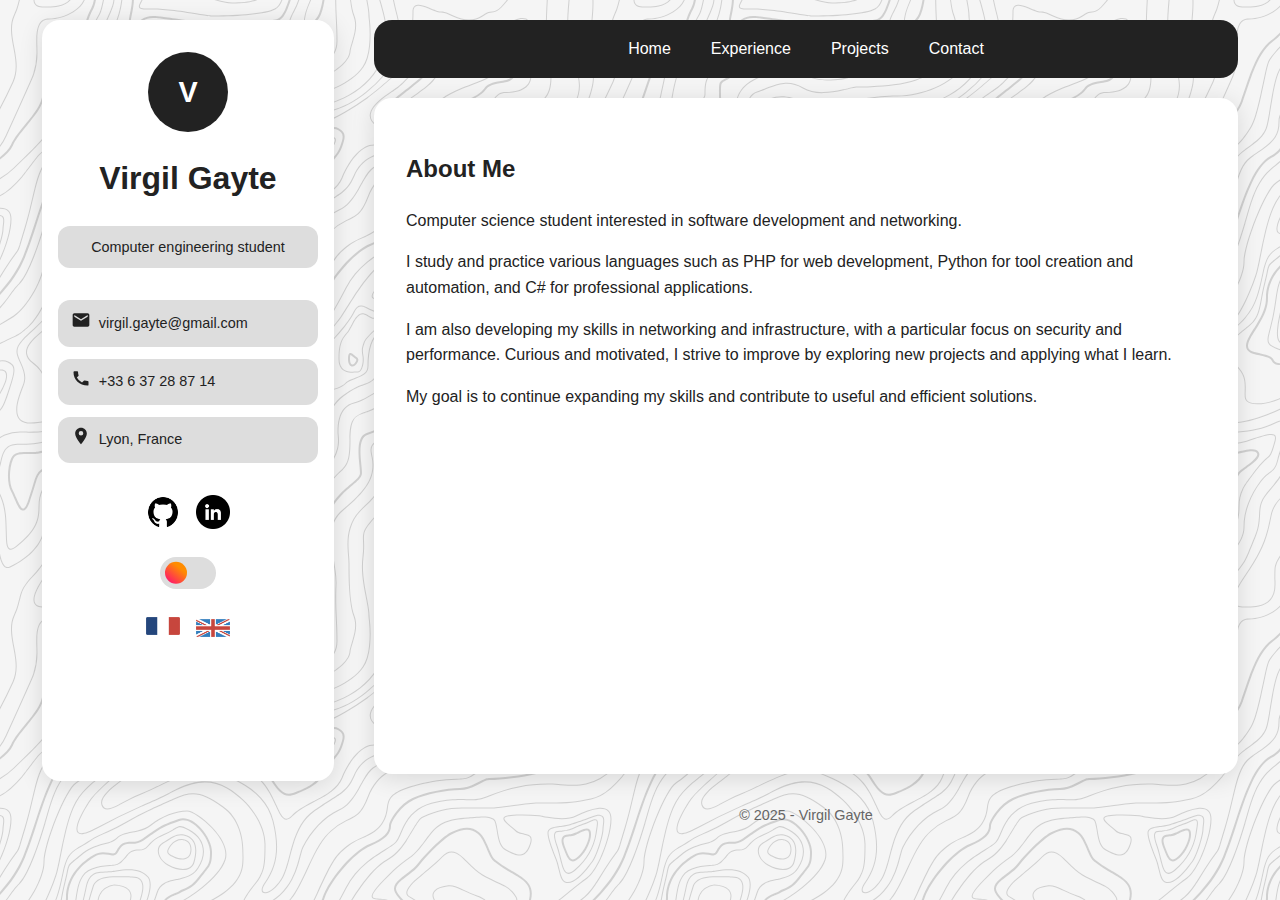
<file: en/index.html>
<!DOCTYPE html>
<html lang="en">
<head>
    <meta charset="UTF-8">
    <meta name="viewport" content="width=device-width, initial-scale=1.0">
    <meta name="description" content="Portfolio of Virgil Gayte, computer engineering student, specialized in software development and networks.">
    <title>Portfolio - Virgil Gayte</title>
    <link rel="stylesheet" href="../style.css">
</head>
<body>
    <div class="layout">
        <aside class="sidebar" role="complementary">
            <div class="profile">
                <div class="avatar" aria-hidden="true">V</div>
                <h1>Virgil Gayte</h1>
                <p class="subtitle">Computer engineering student</p>
            </div>

            <div class="contact-info">
                <div class="contact-item">
                    <span class="icon">
                        <!-- Icône enveloppe -->
                        <svg width="20" height="20" viewBox="0 0 24 24" fill="currentColor" aria-hidden="true" xmlns="http://www.w3.org/2000/svg">
                            <path d="M20 4H4c-1.1 0-2 .9-2 2v12c0 1.1.9 2 
                            2 2h16c1.1 0 2-.9 2-2V6c0-1.1-.9-2-2-2zm0 
                            4l-8 5-8-5V6l8 5 8-5v2z"/>
                        </svg>
                    </span>
                    <a href="mailto:virgil.gayte@gmail.com" aria-label="Send an email to Virgil">virgil.gayte@gmail.com</a>
                </div>

                <div class="contact-item">
                    <span class="icon">
                        <!-- Téléphone -->
                        <svg width="20" height="20" viewBox="0 0 24 24" fill="currentColor" aria-hidden="true" xmlns="http://www.w3.org/2000/svg">
                            <path d="M6.62 10.79a15.053 15.053 0 006.59 6.59l2.2-2.2a1 
                            1 0 011.01-.24c1.12.37 2.33.57 3.58.57a1 1 0 
                            011 1V20a1 1 0 01-1 1C10.07 21 3 13.93 3 
                            5a1 1 0 011-1h3.5a1 1 0 011 1c0 1.25.2 2.46.57 
                            3.58a1 1 0 01-.24 1.01l-2.2 2.2z"/>
                        </svg>
                    </span>
                    <a href="tel:+33637288714" aria-label="Call the phone number">+33 6 37 28 87 14</a>
                </div>

                <div class="contact-item">
                    <span class="icon">
                        <!-- Localisation -->
                        <svg width="20" height="20" viewBox="0 0 24 24" fill="currentColor" aria-hidden="true" xmlns="http://www.w3.org/2000/svg">
                            <path d="M12 2C8.13 2 5 5.13 5 
                            9c0 5.25 7 13 7 13s7-7.75 
                            7-13c0-3.87-3.13-7-7-7zm0 
                            9.5A2.5 2.5 0 1112 6a2.5 2.5 
                            0 010 5.5z"/>
                        </svg>
                    </span>
                    <span aria-label="Location">Lyon, France</span>
                </div>
            </div>

            <div class="social-links">
                <a href="https://github.com/v-gayte" target="_blank" rel="noopener noreferrer" aria-label="GitHub">
                    <img src="../images/github.png" alt="GitHub">
                </a>
                <a href="https://www.linkedin.com/in/virgil-gayte-068686295" target="_blank" rel="noopener noreferrer" aria-label="LinkedIn">
                    <img src="../images/linkedin.png" alt="LinkedIn">
                </a>
            </div>

            <label class="switch" aria-label="Enable/disable dark mode">
                <input type="checkbox" id="theme-toggle" aria-checked="false">
                <span class="slider"></span>
            </label>

            <div class="language-switcher" role="group" aria-label="Change language">
                <a href="../fr/index.html" id="lang-fr" class="lang-button" aria-pressed="false">
                    <img src="../images/fr.png" alt="FR">
                </a>
                <button id="lang-en" class="lang-button" aria-pressed="true">
                    <img src="../images/en.png" alt="EN">
                </button>
            </div>

        </aside>

        <div class="content">
            <header>
                <nav class="navbar" role="navigation" aria-label="Main navigation">
                    <ul>
                        <li><a href="#" data-page="accueil">Home</a></li>
                        <li><a href="#" data-page="experience">Experience</a></li>
                        <li><a href="#" data-page="projets">Projects</a></li>
                        <li><a href="#" data-page="connect">Contact</a></li>
                    </ul>
                </nav>
            </header>

            <main id="main-content" tabindex="-1"></main>

            <footer>
                <p>&copy; 2025 - Virgil Gayte</p>
            </footer>
        </div>
    </div>
    <script src="script.js" defer></script>
</body>
</html>
</file>
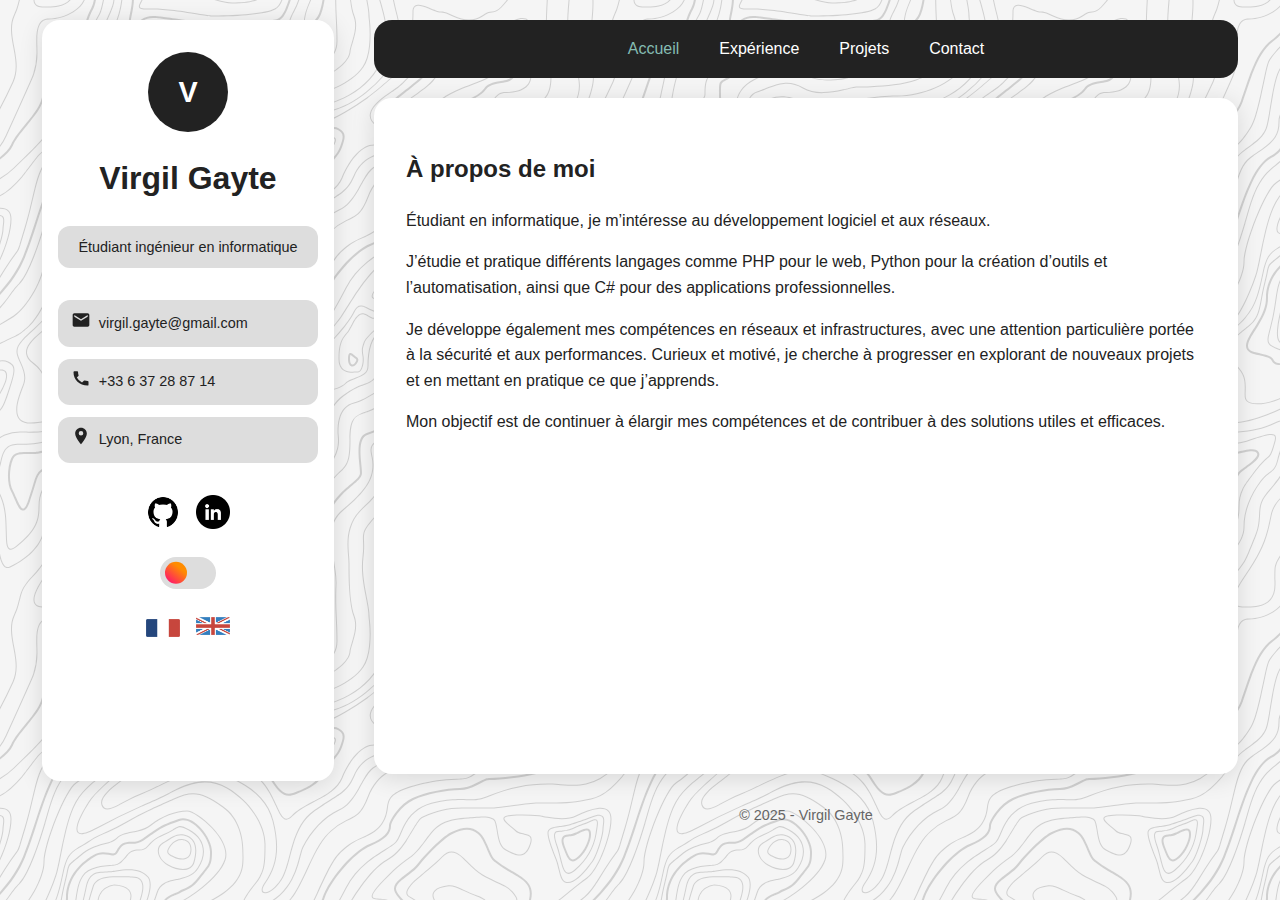
<file: fr/index.html>
<!DOCTYPE html>
<html lang="fr">
<head>
    <meta charset="UTF-8">
    <meta name="viewport" content="width=device-width, initial-scale=1.0">
    <meta name="description" content="Portfolio de Virgil Gayte, étudiant ingénieur en informatique, spécialisé en développement logiciel et réseaux.">
    <title>Portfolio - Virgil Gayte</title>
    <link rel="stylesheet" href="../style.css">
</head>
<body>
    <div class="layout">
        <aside class="sidebar" role="complementary">
            <div class="profile">
                <div class="avatar" aria-hidden="true">V</div>
                <h1>Virgil Gayte</h1>
                <p class="subtitle">Étudiant ingénieur en informatique</p>
            </div>

            <div class="contact-info">
                <div class="contact-item">
                    <span class="icon">
                        <!-- Icône enveloppe -->
                        <svg width="20" height="20" viewBox="0 0 24 24" fill="currentColor" aria-hidden="true" xmlns="http://www.w3.org/2000/svg">
                            <path d="M20 4H4c-1.1 0-2 .9-2 2v12c0 1.1.9 2 
                            2 2h16c1.1 0 2-.9 2-2V6c0-1.1-.9-2-2-2zm0 
                            4l-8 5-8-5V6l8 5 8-5v2z"/>
                        </svg>
                    </span>
                    <a href="mailto:virgil.gayte@gmail.com" aria-label="Envoyer un email à Virgil">virgil.gayte@gmail.com</a>
                </div>

                <div class="contact-item">
                    <span class="icon">
                        <!-- Téléphone -->
                        <svg width="20" height="20" viewBox="0 0 24 24" fill="currentColor" aria-hidden="true" xmlns="http://www.w3.org/2000/svg">
                            <path d="M6.62 10.79a15.053 15.053 0 006.59 6.59l2.2-2.2a1 
                            1 0 011.01-.24c1.12.37 2.33.57 3.58.57a1 1 0 
                            011 1V20a1 1 0 01-1 1C10.07 21 3 13.93 3 
                            5a1 1 0 011-1h3.5a1 1 0 011 1c0 1.25.2 2.46.57 
                            3.58a1 1 0 01-.24 1.01l-2.2 2.2z"/>
                        </svg>
                    </span>
                    <a href="tel:+33637288714" aria-label="Appeler le numéro de téléphone">+33 6 37 28 87 14</a>
                </div>

                <div class="contact-item">
                    <span class="icon">
                        <!-- Localisation -->
                        <svg width="20" height="20" viewBox="0 0 24 24" fill="currentColor" aria-hidden="true" xmlns="http://www.w3.org/2000/svg">
                            <path d="M12 2C8.13 2 5 5.13 5 
                            9c0 5.25 7 13 7 13s7-7.75 
                            7-13c0-3.87-3.13-7-7-7zm0 
                            9.5A2.5 2.5 0 1112 6a2.5 2.5 
                            0 010 5.5z"/>
                        </svg>
                    </span>
                    <span aria-label="Localisation">Lyon, France</span>
                </div>
            </div>

            <div class="social-links">
                <a href="https://github.com/v-gayte" target="_blank" rel="noopener noreferrer" aria-label="GitHub">
                    <img src="../images/github.png" alt="GitHub">
                </a>
                <a href="https://www.linkedin.com/in/virgil-gayte-068686295" target="_blank" rel="noopener noreferrer" aria-label="LinkedIn">
                    <img src="../images/linkedin.png" alt="LinkedIn">
                </a>
            </div>

            <label class="switch" aria-label="Activer/désactiver le mode sombre">
                <input type="checkbox" id="theme-toggle" aria-checked="false">
                <span class="slider"></span>
            </label>

            <div class="language-switcher" role="group" aria-label="Changer la langue">
                <button id="lang-fr" class="lang-button" aria-pressed="true">
                    <img src="../images/fr.png" alt="FR">
                </button>
                <a href="../en/index.html" id="lang-en" class="lang-button" aria-pressed="false">
                    <img src="../images/en.png" alt="EN">
                </a>
            </div>
        </aside>

        <div class="content">
            <header>
                <nav class="navbar" role="navigation" aria-label="Navigation principale">
                    <ul>
                        <li><a href="#" data-page="accueil">Accueil</a></li>
                        <li><a href="#" data-page="experience">Expérience</a></li>
                        <li><a href="#" data-page="projets">Projets</a></li>
                        <li><a href="#" data-page="connect">Contact</a></li>
                    </ul>
                </nav>
            </header>

            <main id="main-content" tabindex="-1"></main>

            <footer>
                <p>&copy; 2025 - Virgil Gayte</p>
            </footer>
        </div>
    </div>
    <script src="script.js" defer></script>
</body>
</html>
</file>
<file: style.css>
/* =====================
   Variables CSS
====================== */
:root {
    --color-bg: #f5f5f5;
    --color-text: #222;
    --color-card: #fff;
    --color-primary: #222;
    --color-accent: #126050;
    --image-bg : url("data:image/svg+xml,%3Csvg xmlns='http://www.w3.org/2000/svg' width='600' height='600' viewBox='0 0 600 600'%3E%3Cpath fill='%23000000' fill-opacity='0.15' d='M600 325.1v-1.17c-6.5 3.83-13.06 7.64-14.68 8.64-10.6 6.56-18.57 12.56-24.68 19.09-5.58 5.95-12.44 10.06-22.42 14.15-1.45.6-2.96 1.2-4.83 1.9l-4.75 1.82c-9.78 3.75-14.8 6.27-18.98 10.1-4.23 3.88-9.65 6.6-16.77 8.84-1.95.6-3.99 1.17-6.47 1.8l-6.14 1.53c-5.29 1.35-8.3 2.37-10.54 3.78-3.08 1.92-6.63 3.26-12.74 5.03a384.1 384.1 0 0 1-4.82 1.36c-2.04.58-3.6 1.04-5.17 1.52a110.03 110.03 0 0 0-11.2 4.05c-2.7 1.15-5.5 3.93-8.78 8.4a157.68 157.68 0 0 0-6.15 9.2c-5.75 9.07-7.58 11.74-10.24 14.51a50.97 50.97 0 0 1-4.6 4.22c-2.33 1.9-10.39 7.54-11.81 8.74a14.68 14.68 0 0 0-3.67 4.15c-1.24 2.3-1.9 4.57-2.78 8.87-2.17 10.61-3.52 14.81-8.2 22.1-4.07 6.33-6.8 9.88-9.83 12.99-.47.48-.95.96-1.5 1.48l-3.75 3.56c-1.67 1.6-3.18 3.12-4.86 4.9a42.44 42.44 0 0 0-9.89 16.94c-2.5 8.13-2.72 15.47-1.76 27.22.47 5.82.51 6.36.51 8.18 0 10.51.12 17.53.63 25.78.24 4.05.56 7.8.97 11.22h.9c-1.13-9.58-1.5-21.83-1.5-37 0-1.86-.04-2.4-.52-8.26-.94-11.63-.72-18.87 1.73-26.85a41.44 41.44 0 0 1 9.65-16.55c1.67-1.76 3.18-3.27 4.83-4.85.63-.6 3.13-2.96 3.75-3.57a71.6 71.6 0 0 0 1.52-1.5c3.09-3.16 5.86-6.76 9.96-13.15 4.77-7.42 6.15-11.71 8.34-22.44.86-4.21 1.5-6.4 2.68-8.6.68-1.25 1.79-2.48 3.43-3.86 1.38-1.15 9.43-6.8 11.8-8.72 1.71-1.4 3.26-2.81 4.7-4.3 2.72-2.85 4.56-5.54 10.36-14.67a156.9 156.9 0 0 1 6.1-9.15c3.2-4.33 5.9-7.01 8.37-8.07 3.5-1.5 7.06-2.77 11.1-4.02a233.84 233.84 0 0 1 7.6-2.2l2.38-.67c6.19-1.79 9.81-3.16 12.98-5.15 2.14-1.33 5.08-2.33 10.27-3.65l6.14-1.53c2.5-.63 4.55-1.2 6.52-1.82 7.24-2.27 12.79-5.06 17.15-9.05 4.05-3.72 9-6.2 18.66-9.9l4.75-1.82c1.87-.72 3.39-1.31 4.85-1.91 10.1-4.15 17.07-8.32 22.76-14.4 6.05-6.45 13.95-12.4 24.49-18.92 1.56-.96 7.82-4.6 14.15-8.33v-64.58c-4 8.15-8.52 14.85-12.7 17.9-2.51 1.82-5.38 4.02-9.04 6.92a1063.87 1063.87 0 0 0-6.23 4.98l-1.27 1.02a2309.25 2309.25 0 0 1-4.87 3.9c-7.55 6-12.9 10.05-17.61 13.19-3.1 2.06-3.86 2.78-8.06 7.13-5.84 6.07-11.72 8.62-29.15 10.95-11.3 1.5-20.04 4.91-30.75 11.07-1.65.94-7.27 4.27-6.97 4.1-2.7 1.58-4.69 2.69-6.64 3.66-5.63 2.8-10.47 4.17-15.71 4.17-17.13 0-41.44 11.51-51.63 22.83-12.05 13.4-31.42 27.7-45.25 31.16-7.4 1.85-11.85 7.05-14.04 14.69-1.26 4.4-1.58 8.28-1.58 13.82 0 .82.01.98.24 3.63.45 5.18.35 8.72-.77 13.26-1.53 6.2-4.89 12.6-10.59 19.43-13.87 16.65-22.88 46.58-22.88 71.68 0 2.39.02 4.26.06 8.75.12 10.8.1 15.8-.22 21.95-.56 11.18-2.09 20.73-5 29.3h-1.05c2.94-8.56 4.49-18.12 5.05-29.35.31-6.13.34-11.1.22-21.9-.04-4.48-.06-6.36-.06-8.75 0-25.32 9.07-55.47 23.12-72.32 5.6-6.72 8.88-12.99 10.38-19.03 1.09-4.4 1.18-7.85.74-12.93-.23-2.7-.24-2.86-.24-3.72 0-5.62.32-9.57 1.62-14.1 2.28-7.95 6.97-13.44 14.76-15.39 13.6-3.4 32.82-17.59 44.75-30.84C409 360.14 433.58 348.5 451 348.5c5.07 0 9.77-1.33 15.26-4.07 1.93-.96 3.9-2.05 6.58-3.62-.3.18 5.33-3.16 6.98-4.11 10.82-6.21 19.66-9.67 31.11-11.2 17.23-2.3 22.9-4.75 28.57-10.64 4.25-4.41 5.04-5.16 8.22-7.28 4.68-3.11 10.01-7.14 17.55-13.14a1113.33 1113.33 0 0 0 4.86-3.89l1.28-1.02a4668.54 4668.54 0 0 1 6.23-4.98c3.67-2.9 6.55-5.12 9.07-6.95 4.37-3.19 9.16-10.56 13.29-19.4v66.9zm0-116.23c-.62.01-1.27.06-1.95.13-6.13.63-13.83 3.45-21.83 7.45-3.64 1.82-8.46 2.67-14.17 2.71-4.7.04-9.72-.47-14.73-1.33-1.7-.3-3.26-.61-4.67-.93a31.55 31.55 0 0 0-3.55-.57 273.4 273.4 0 0 0-16.66-.88c-10.42-.16-17.2.74-17.97 2.73-.38.97.6 2.55 3.03 4.87 1.01.97 2.22 2.03 4.04 3.55a1746.07 1746.07 0 0 0 4.79 4.02c1.39 1.2 3.1 1.92 5.5 2.5.7.16.86.2 2.64.54 3.53.7 5.03 1.25 6.15 2.63 1.41 1.76 1.4 4.54-.15 8.88-2.44 6.83-5.72 10.05-10.19 10.33-3.63.23-7.6-1.29-14.52-5.06-4.53-2.47-6.82-7.3-8.32-15.26-.17-.87-.32-1.78-.5-2.86l-.43-2.76c-1.05-6.58-1.9-9.2-3.73-10.11-.81-.4-1.59-.74-2.36-1-2.27-.77-4.6-1.02-8.1-.92-2.29.07-14.7 1-13.77.93-20.55 1.37-28.8 5.05-37.09 14.99a133.07 133.07 0 0 0-4.25 5.44l-2.3 3.09-2.51 3.32c-4.1 5.36-7.06 8.48-10.39 11.12-.65.52-1.33 1.04-2.13 1.62l-4.11 2.94a106.8 106.8 0 0 0-5.16 3.99c-4.55 3.74-9.74 8.6-16.25 15.38-8.25 8.58-11.78 13.54-11.7 15.95.07 1.65 1.64 2.11 6.79 2.38 1.61.09 2.15.12 2.98.2 2.95.24 5.09.73 6.81 1.68 7.48 4.15 11.63 7.26 13.95 11.58 3.3 6.15.8 12.88-8.89 20.26-8.28 6.3-11.1 10.37-11.31 14.96-.06 1.17 0 1.93.26 4.43.69 6.47.25 10.65-2.8 17.42a44.23 44.23 0 0 1-4.16 7.53c-2.82 3.97-5.47 5.74-10.6 7.69-.43.16-3.34 1.23-4.27 1.59-1.8.68-3.38 1.36-5.01 2.14-4.18 2-8.4 4.6-13.1 8.24-8.44 6.51-13.23 14.56-15.98 25.06-1.1 4.2-1.55 6.81-2.8 15.21-1.26 8.6-2.17 12.64-4.08 16.55-2.1 4.28-11.93 26.59-12.97 28.88a382.7 382.7 0 0 1-6.37 13.41c-4.07 8.11-7.61 14.07-10.73 17.81-5.38 6.46-8.98 14.37-13.77 28.42a810.14 810.14 0 0 0-1.89 5.6c-1.8 5.35-2.96 8.6-4.26 11.85-6.13 15.32-25.43 26.31-46.46 26.31-11.2 0-20.58-2.74-31.02-8.55-5.6-3.13-4.55-2.42-22.26-14.54-14.33-9.8-17.7-10.73-20.47-6.9-.37.5-1.81 2.74-1.83 2.77a52.24 52.24 0 0 1-4.94 5.9c-.73.79-5.52 5.87-6.97 7.45-2.38 2.6-4.3 4.81-5.98 6.93a45.6 45.6 0 0 0-5.08 7.66c-1.29 2.57-1.9 5.25-2.66 10.6a997.6 997.6 0 0 1-.46 3.18h-1l.47-3.32c.77-5.45 1.4-8.2 2.75-10.9a46.54 46.54 0 0 1 5.2-7.84c1.7-2.14 3.63-4.38 6.03-6.98 1.45-1.59 6.24-6.68 6.96-7.46a51.58 51.58 0 0 0 4.84-5.78s1.47-2.26 1.86-2.8c3.25-4.5 7.08-3.44 21.84 6.67 17.67 12.08 16.62 11.38 22.19 14.48 10.3 5.73 19.5 8.43 30.53 8.43 20.65 0 39.57-10.77 45.54-25.69a219.7 219.7 0 0 0 4.24-11.8 6752.32 6752.32 0 0 0 1.88-5.6c4.83-14.16 8.47-22.14 13.96-28.73 3.05-3.66 6.56-9.57 10.6-17.61 1.97-3.93 4.04-8.31 6.35-13.38 1.03-2.28 10.88-24.61 12.98-28.91 1.85-3.79 2.75-7.76 4-16.25 1.24-8.44 1.7-11.07 2.81-15.32 2.8-10.7 7.71-18.94 16.33-25.6a73.18 73.18 0 0 1 13.29-8.35c1.66-.8 3.27-1.48 5.08-2.18.94-.36 3.86-1.43 4.28-1.59 4.95-1.88 7.44-3.55 10.14-7.33 1.35-1.9 2.68-4.3 4.06-7.37 2.97-6.58 3.39-10.59 2.72-16.9a27.13 27.13 0 0 1-.27-4.58c.22-4.94 3.21-9.24 11.7-15.7 9.33-7.11 11.66-13.34 8.62-19-2.2-4.09-6.25-7.12-13.55-11.17-1.57-.88-3.6-1.33-6.42-1.57-.8-.07-1.34-.1-2.95-.19-5.77-.3-7.63-.85-7.72-3.34-.1-2.81 3.5-7.87 11.97-16.69 6.53-6.8 11.75-11.69 16.33-15.45 1.79-1.47 3.42-2.72 5.2-4.03l4.12-2.94c.79-.58 1.46-1.08 2.1-1.59 3.26-2.6 6.16-5.65 10.21-10.94a383.2 383.2 0 0 0 2.5-3.32l2.31-3.09c1.8-2.39 3.04-4 4.29-5.48 8.47-10.17 16.98-13.96 37.27-15.3-.44.02 12-.9 14.32-.98 3.62-.1 6.05.16 8.46.98.8.27 1.62.62 2.47 1.04 2.27 1.14 3.17 3.87 4.27 10.85l.44 2.76c.17 1.07.33 1.97.5 2.83 1.44 7.69 3.62 12.29 7.8 14.57 6.76 3.68 10.6 5.15 13.99 4.94 4-.25 6.99-3.17 9.3-9.67 1.45-4.04 1.46-6.49.32-7.92-.9-1.12-2.28-1.62-5.57-2.27a55.8 55.8 0 0 1-2.67-.55c-2.54-.6-4.39-1.4-5.93-2.71a252.63 252.63 0 0 0-4.78-4.01 84.35 84.35 0 0 1-4.08-3.6c-2.73-2.6-3.86-4.43-3.28-5.95 1.02-2.64 7.82-3.54 18.93-3.37a230.56 230.56 0 0 1 16.73.88c2.76.39 3.2.49 3.68.6 1.4.3 2.95.62 4.62.91a82.9 82.9 0 0 0 14.56 1.32c5.56-.04 10.24-.86 13.73-2.6 8.1-4.05 15.89-6.9 22.17-7.56.7-.07 1.4-.11 2.05-.13v1zm0-100.94v1.5c-8.62 16.05-17.27 29.55-23.65 35.92-3.19 3.2-7.62 4.9-13.54 5.56-4.45.48-8.28.4-19.18-.2-9.91-.55-15.32-.44-20.52.78a84.05 84.05 0 0 1-15 2.11l-2.25.14c-12.49.75-19.37 1.78-32.72 5.74-4.5 1.33-9.27 2.49-14.3 3.48a246.27 246.27 0 0 1-32.6 3.97c-7.56.45-13.21.57-20.24.57-5.4 0-11.9 1.61-18 5.18-8.3 4.87-15.06 12.87-19.53 24.5a68.57 68.57 0 0 1-4.56 9.8c-3.6 6.2-6.92 8.99-13.38 12.18l-4.03 1.96a64.48 64.48 0 0 0-15.16 10.25c-8.2 7.33-13.72 16.63-22.54 35.6l-2.08 4.49c-7.3 15.7-11.5 23.3-17.35 29.87-7.7 8.66-20.25 14.42-40.31 20.08-4.37 1.23-19.04 5.08-19.24 5.13-6.92 1.87-11.68 3.34-15.63 4.92-10.55 4.22-18.71 10.52-36.38 26.52l-1.7 1.54c-8.58 7.76-13.41 11.9-18.81 15.88-3.95 2.9-8 5.67-12.97 8.91-2.06 1.34-10.3 6.6-12.33 7.94-11.52 7.5-18.53 13.04-24.62 20.08a62.01 62.01 0 0 0-6.44 8.85c-4.13 6.91-6.27 13.15-9.2 25.11l-1.54 6.26c-.6 2.45-1.15 4.54-1.72 6.58-2.97 10.7-6.9 17.36-14.78 26.91L69.6 491a148.51 148.51 0 0 0-4.19 5.3 23.9 23.9 0 0 0-3.44 6.28c-1.16 3.23-1.52 5.9-1.87 11.94-.58 10.05-1.42 15.04-4.63 22.67-1.57 3.72-5.66 14.02-6.41 15.8a73.46 73.46 0 0 1-3.57 7.4c-2.88 5.14-6.71 10.12-13.12 16.95-5.96 6.36-8.87 10.9-10.61 16a56.88 56.88 0 0 0-1.38 4.82l-.46 1.84h-1.03l.52-2.08c.52-2.09.92-3.49 1.4-4.9 1.8-5.25 4.78-9.9 10.84-16.36 6.35-6.78 10.13-11.7 12.97-16.77a72.5 72.5 0 0 0 3.52-7.29c.75-1.76 4.84-12.06 6.4-15.8 3.17-7.5 3.99-12.4 4.56-22.33.35-6.14.72-8.88 1.93-12.23a24.9 24.9 0 0 1 3.58-6.54c1.27-1.7 2.6-3.37 4.22-5.34l4.11-4.95c7.8-9.46 11.66-16 14.59-26.54.56-2.04 1.1-4.12 1.71-6.56l1.53-6.26c2.96-12.04 5.13-18.36 9.32-25.39 1.84-3.08 4-6.05 6.54-8.99 6.17-7.12 13.24-12.7 24.83-20.26 2.05-1.33 10.28-6.6 12.33-7.94 4.96-3.22 9-5.98 12.92-8.87 5.37-3.95 10.19-8.08 18.74-15.82l1.7-1.54c17.76-16.09 25.98-22.43 36.67-26.7 4-1.6 8.8-3.09 15.75-4.96.21-.06 14.87-3.9 19.22-5.13 19.9-5.61 32.32-11.31 39.85-19.78 5.76-6.48 9.93-14.02 17.18-29.64l2.09-4.5c8.87-19.07 14.44-28.46 22.77-35.9a65.48 65.48 0 0 1 15.38-10.4l4.04-1.97c6.3-3.1 9.47-5.77 12.96-11.77a67.6 67.6 0 0 0 4.48-9.67c4.56-11.84 11.47-20.02 19.97-25 6.25-3.66 12.93-5.32 18.5-5.32 7.01 0 12.65-.12 20.17-.57a245.3 245.3 0 0 0 32.47-3.96c5-.98 9.75-2.13 14.22-3.45 13.43-3.98 20.38-5.02 32.94-5.78l2.24-.14c5.76-.37 9.8-.9 14.85-2.09 5.31-1.25 10.79-1.35 22.6-.7 9.04.5 12.84.58 17.21.1 5.71-.62 9.94-2.26 12.95-5.26 6.44-6.45 15.3-20.37 24.35-36.72zm0 450.21c-1.28-4.6-2.2-10.55-3.33-20.25l-.24-2.04-.23-2.03c-1.82-15.7-3.07-21.98-5.55-24.47-2.46-2.46-3.04-5.03-2.52-8.64.1-.6.18-1.1.39-2.15.69-3.54.77-5.04.08-6.84-.91-2.38-3.31-4.41-7.79-6.26-5.08-2.09-6.52-4.84-4.89-8.44.66-1.45 1.79-3.02 3.52-5.01 1.04-1.2 5.48-5.96 5.08-5.53 6.15-6.7 8.98-11.34 8.98-16.48a15.2 15.2 0 0 1 6.5-12.89v1.26a14.17 14.17 0 0 0-5.5 11.63c0 5.47-2.93 10.29-9.24 17.16.38-.42-4.04 4.33-5.07 5.5-1.67 1.93-2.75 3.43-3.36 4.77-1.37 3.04-.23 5.22 4.36 7.1 4.71 1.95 7.32 4.16 8.34 6.83.78 2.04.7 3.67-.03 7.4-.2 1.03-.3 1.51-.38 2.09-.48 3.33.03 5.59 2.23 7.8 2.74 2.74 3.98 8.96 5.84 25.06l.24 2.03.23 2.04c.82 7.01 1.53 12.06 2.34 16.03v4.33zm0-62.16c-1.4-3.13-4.43-9.9-4.95-11.17-1.02-2.53-1.25-3.8-.91-5.18.2-.84 2.05-4.68 2.32-5.33a70.79 70.79 0 0 0 3.54-11.2v3.99a62.82 62.82 0 0 1-2.62 7.6c-.31.75-2.09 4.46-2.27 5.18-.28 1.12-.08 2.22.87 4.57.41 1.02 2.5 5.7 4.02 9.09v2.45zm0-85.09c-1.65 1.66-3.66 2.9-6.4 4.13-.25.1-13.97 5.47-20.4 8.43-9.35 4.32-16.7 5.9-23.03 5.25-5.08-.53-9.02-2.25-14.77-5.92l-3.2-2.07a77.4 77.4 0 0 0-5.44-3.27c-4.05-2.18-3.25-5.8 1.47-10.47 3.71-3.68 9.6-7.93 18.73-13.8l4.46-2.82c17.95-11.33 18.22-11.5 22.27-14.74 11.25-9 19.69-14.02 26.31-15.1v1.02c-6.37 1.1-14.62 6-25.69 14.86-4.1 3.28-4.34 3.44-22.36 14.8a652.4 652.4 0 0 0-4.45 2.83c-9.07 5.83-14.92 10.05-18.57 13.66-4.31 4.28-4.95 7.13-1.7 8.88 1.7.91 3.29 1.88 5.5 3.3l3.2 2.08c5.64 3.59 9.45 5.25 14.34 5.76 6.13.64 13.32-.9 22.52-5.15 6.46-2.98 20.18-8.35 20.4-8.44 3.04-1.37 5.1-2.71 6.81-4.69v1.47zm0-41.37v1c-6.56.26-12.11 3.13-19.71 9.08l-4.63 3.68a51.87 51.87 0 0 1-4.4 3.14c-.82.52-5.51 3.33-6.22 3.76-3.31 2-6.15 3.8-8.87 5.6a112.61 112.61 0 0 0-8.16 5.92c-4.61 3.72-7.4 6.9-7.97 9.35-.63 2.67 1.48 4.53 7.05 5.46 10.7 1.78 20.92-.05 30.45-4.65a61.96 61.96 0 0 0 17.1-12.2 41.8 41.8 0 0 0 5.36-7.42v1.92a38.94 38.94 0 0 1-4.64 6.19 62.95 62.95 0 0 1-17.39 12.41c-9.7 4.68-20.13 6.55-31.05 4.73-6.06-1-8.65-3.29-7.85-6.67.64-2.74 3.53-6.05 8.31-9.9 2.35-1.9 5.1-3.88 8.24-5.97 2.73-1.82 5.58-3.61 8.9-5.62.72-.44 5.4-3.24 6.22-3.75 1.26-.8 2.6-1.76 4.3-3.09.8-.62 3.9-3.1 4.63-3.67 7.77-6.1 13.49-9.04 20.33-9.3zm0-154.6v1c-1.75-.24-4.3.23-7.82 1.55-10.01 3.75-13.8 5.07-19.15 6.76-1.78.56-2.63.83-3.87 1.24-1.48.5-3.16.76-6.74 1.16a1550.34 1550.34 0 0 0-2.64.3c-7.8.94-11.28 2.47-11.28 6.07 0 4.45 2.89 13.18 7.96 25.81a57.34 57.34 0 0 1 2.33 7.6 258.32 258.32 0 0 1 .84 3.46c1.86 7.62 3.17 10.71 5.56 11.67 2.21.88 4.7.6 7.47-.72 3.48-1.69 7.22-4.94 11.2-9.47 1.52-1.7 2.97-3.49 4.59-5.57l3.16-4.1c2.59-3.23 6.07-12.21 8.39-20.23v3.45c-2.29 7.2-5.27 14.5-7.61 17.41-.44.55-2.67 3.46-3.15 4.09-1.63 2.1-3.1 3.9-4.62 5.62-4.08 4.61-7.9 7.94-11.53 9.7-2.99 1.44-5.77 1.75-8.28.74-2.84-1.13-4.2-4.34-6.15-12.35a2097.48 2097.48 0 0 1-.84-3.46c-.8-3.2-1.47-5.45-2.28-7.46-5.14-12.8-8.04-21.55-8.04-26.19 0-4.37 3.84-6.06 12.16-7.07a160.9 160.9 0 0 1 2.65-.3c3.5-.39 5.15-.64 6.53-1.1 1.26-.42 2.1-.7 3.88-1.26 5.34-1.68 9.11-3 19.1-6.74 3.53-1.32 6.22-1.84 8.18-1.61zM0 292c10.13-11.31 18.13-23.2 23.07-35.39 3.3-8.14 6.09-16.12 10.81-30.55l1.59-4.84c6.53-19.94 10.11-29.82 14.77-39.56 6.07-12.72 12.55-21.18 20.27-25.54 6.66-3.76 10.2-7.86 12.22-13.15a46.6 46.6 0 0 0 1.86-6.58c1.23-5.2 2.05-7.59 3.93-10.36 2.45-3.62 6.27-6.53 12.1-8.96 15.78-6.58 16.73-7.04 18.05-9.01.65-.98.83-2.15.74-4.51-.03-.73-.23-3.82-.24-4A93.8 93.8 0 0 1 119 94c0-10.04.18-11.37 2.37-13.15.52-.42 1.13-.8 2.07-1.3.27-.14 2.18-1.12 2.84-1.48a68.4 68.4 0 0 0 9.12-5.87c2.06-1.54 2.64-2.14 8.01-7.93 3.78-4.09 6.21-6.36 8.96-8.12 3.64-2.33 7.2-3.12 10.9-2.11 4.4 1.2 10.81 2 18.78 2.46 6.9.4 12.9.5 21.95.5 4.87 0 8.97.47 15.4 1.57 7.77 1.33 9.3 1.54 12.38 1.54 4.05 0 7.43-.88 10.68-2.95 5.06-3.22 8.11-4.67 11.2-5.2 3.62-.64 4.77-.46 16.55 2.06 17.26 3.7 30.85 1.36 41.06-9.7 5.1-5.53 5.48-8.9 3.48-14.8-.83-2.42-1.03-3.1-1.17-4.3-.29-2.52.5-4.71 2.71-6.93 2.65-2.65 4.72-9.17 6.22-18.29h2.03c-1.56 9.71-3.77 16.65-6.83 19.7-1.79 1.8-2.36 3.39-2.14 5.28.11 1 .3 1.63 1.07 3.9 2.22 6.53 1.76 10.66-3.9 16.8-10.77 11.66-25.07 14.13-42.95 10.3-11.42-2.45-12.55-2.62-15.78-2.06-2.77.48-5.62 1.84-10.47 4.92a20.93 20.93 0 0 1-11.76 3.27c-3.25 0-4.81-.22-12.73-1.57C212.74 59.46 208.73 59 204 59c-9.1 0-15.11-.1-22.07-.5-8.09-.47-14.62-1.29-19.2-2.54-5.62-1.53-10.17 1.38-17.85 9.66-5.5 5.94-6.08 6.53-8.28 8.18a70.38 70.38 0 0 1-9.38 6.03c-.68.37-2.58 1.35-2.84 1.49-.84.44-1.35.76-1.75 1.08C121.16 83.6 121 84.8 121 94c0 1.85.06 3.54.17 5.44 0 .17.2 3.28.24 4.03.1 2.75-.13 4.29-1.08 5.71-1.67 2.5-2.27 2.8-18.95 9.74-5.48 2.29-8.99 4.96-11.2 8.24-1.71 2.51-2.47 4.73-3.64 9.7-.83 3.5-1.21 4.92-1.94 6.83-2.18 5.73-6.05 10.19-13.1 14.18-7.3 4.12-13.55 12.28-19.46 24.66-4.6 9.64-8.17 19.46-14.67 39.32l-1.58 4.84c-4.75 14.47-7.54 22.48-10.86 30.69-5.28 13.01-13.95 25.65-24.93 37.6v-2.97zm0 78v-.5l1-.01c6.32 0 7.47 5.2 4.6 13.36a60.36 60.36 0 0 1-5.6 11.3v-1.92a57.76 57.76 0 0 0 4.65-9.72c2.69-7.6 1.71-12.02-3.65-12.02-.34 0-.67 0-1 .02v-46.59a340.96 340.96 0 0 0 13.71-8.34c13.66-9.46 29.79-37.6 29.79-53.59 0-18.1 21.57-72.64 32.23-79.42 12.71-8.09 32.24-27.96 35.8-37.75 1.93-5.3 5.5-7.27 14.42-9.37 6.15-1.44 8.64-2.42 10.67-4.79 1.5-1.74 2.72-4.79 4.33-10.3.23-.78 1.9-6.68 2.43-8.46 3.62-12.08 7.3-18.49 13.47-20.39 2.5-.76 3.03-.98 9.74-3.7 7.49-3.03 11.97-4.43 17.12-4.92 6.75-.65 13.13.75 19.55 4.67 5.43 3.32 12.19 4.72 20.17 4.56 6.03-.12 12.2-1.07 19.83-2.8 1.82-.4 7.38-1.74 8.26-1.94 2.69-.6 4.34-.89 5.48-.89 4.97 0 8.93-.05 14.2-.27 7.9-.32 15.56-.92 22.75-1.88 8.5-1.14 15.9-2.73 21.88-4.82 18.9-6.62 32.64-18.3 33.67-27.59.29-2.56.4-2.96 2.79-11.11 2.33-7.95 3.21-12.93 2.72-18.23-.2-2.24-.69-4.38-1.48-6.42-1.5-3.92-2.63-9.4-3.43-16.18h.9c.77 6.47 1.89 11.72 3.47 15.82a24.93 24.93 0 0 1 1.54 6.69c.5 5.46-.4 10.54-2.77 18.6-2.36 8.06-2.47 8.47-2.74 10.95-1.09 9.75-15.1 21.68-34.33 28.41-6.06 2.12-13.52 3.72-22.09 4.87-7.22.96-14.92 1.57-22.83 1.89-5.3.21-9.27.27-14.25.27-1.04 0-2.64.27-5.26.87-.87.2-6.43 1.53-8.26 1.94-7.68 1.73-13.92 2.7-20.03 2.82-8.15.17-15.1-1.27-20.71-4.7-6.23-3.81-12.4-5.16-18.93-4.54-5.04.48-9.44 1.86-16.84 4.86-6.75 2.74-7.29 2.95-9.82 3.73-5.73 1.76-9.28 7.96-12.81 19.72-.53 1.77-2.2 7.66-2.43 8.46-1.66 5.65-2.91 8.78-4.53 10.67-2.22 2.58-4.84 3.62-12.01 5.3-7.8 1.83-11.13 3.66-12.9 8.54-3.65 10.04-23.32 30.06-36.2 38.25C65.94 190 44.5 244.2 44.5 262c0 16.34-16.3 44.78-30.22 54.41-2.14 1.48-8.24 5.12-14.28 8.68v-1.16 46.09zm0-173.7v-1.11c7.42-3.82 14.55-10.23 21.84-18.98 3.8-4.56 14.21-18.78 15.79-20.55 1.8-2.04 4.06-3.96 7.42-6.45 1.08-.8 4.92-3.57 5.49-3.99 9.36-6.85 14-11.96 15.98-19.36.8-2.98 1.54-6.78 2.46-12.3.23-1.44 2-12.46 2.56-15.79 2.87-16.77 5.73-26.79 10.07-32.1C92.46 52.43 101.5 38.13 101.5 33c0-2.54.34-3.35 6.05-15.71.68-1.49 1.25-2.74 1.77-3.93 2.5-5.75 3.9-10.04 4.14-13.36h1c-.23 3.48-1.66 7.87-4.23 13.76-.52 1.2-1.09 2.45-1.78 3.95-5.54 12.01-5.95 12.99-5.95 15.29 0 5.47-9.09 19.84-20.11 33.31-4.2 5.12-7.03 15.06-9.86 31.64-.57 3.33-2.33 14.33-2.57 15.78-.92 5.56-1.67 9.38-2.48 12.4-2.05 7.68-6.82 12.93-16.35 19.91l-5.49 3.98c-3.3 2.45-5.51 4.34-7.27 6.31-1.53 1.73-11.94 15.93-15.76 20.53-7.52 9.02-14.88 15.6-22.61 19.46zm0 361.83v-4.33c.48 2.36 1 4.35 1.6 6.15 2 6.03 4.6 8.26 8.19 6.59C28.76 557.69 43.5 542.4 43.5 527c0-16.2 6.37-31.99 17.1-46.3 1.88-2.5 3.66-4.4 5.53-6 .73-.62 1.45-1.18 2.3-1.8l2-1.43c3.68-2.68 5.32-5.28 7.08-12.59.75-3.07 1.38-5.02 4.2-13.26l.63-1.88c3.24-9.58 4.56-14.97 4.17-18.65-.48-4.43-3.8-5.23-11.3-1.64a81.12 81.12 0 0 1-9.15 3.7c-13.89 4.67-26.96 5.8-42.66 5.42l-1.95-.05-1.45-.02a39.8 39.8 0 0 0-15.05 2.96A21.81 21.81 0 0 0 0 438.37v-1.26a23.55 23.55 0 0 1 4.55-2.57 40.77 40.77 0 0 1 16.92-3.02l1.95.05c15.6.38 28.57-.75 42.32-5.37a80.12 80.12 0 0 0 9.04-3.65c8.04-3.84 12.16-2.85 12.72 2.43.42 3.89-.92 9.34-4.21 19.08l-.64 1.88c-2.8 8.2-3.43 10.15-4.16 13.18-1.82 7.52-3.59 10.34-7.47 13.16l-2 1.43c-.84.6-1.54 1.15-2.25 1.75a35.45 35.45 0 0 0-5.37 5.84c-10.61 14.15-16.9 29.74-16.9 45.7 0 15.88-15 31.45-34.29 40.45-4.3 2.01-7.39-.66-9.56-7.18-.23-.68-.44-1.39-.65-2.13zm0-62.16v-2.45l1.46 3.27c2.1 4.8 3.46 10.33 4.26 16.77.66 5.3.84 9.3 1.04 18.5.2 9.32.5 12.75 1.63 15.05 1.28 2.6 3.67 2.35 8.29-1.5 17.14-14.3 21.82-22.9 21.82-38.62 0-7.17 1.1-12.39 3.7-17.68 2.27-4.67 3.65-6.62 13.4-19.62a69.8 69.8 0 0 1 7.6-8.79 44.76 44.76 0 0 1 3.54-3.06c.38-.3.64-.52.89-.74a10.47 10.47 0 0 0 2.63-3.32 35.78 35.78 0 0 0 2.26-5.94l.37-1.2.36-1.15c.29-.91.48-1.55.66-2.16.45-1.53.74-2.68.91-3.66.38-2.2.12-3.49-.85-4.15-2.35-1.61-9.28-.24-23.8 4.94-9.54 3.4-16.12 4.17-27.85 4.26-7.71.06-10.43.4-13.25 2.12-3.48 2.12-5.84 6.4-7.58 14.26-.5 2.2-.99 4.19-1.49 5.98v-3.98l.51-2.22c1.8-8.1 4.28-12.6 8.04-14.9 3.04-1.85 5.86-2.2 13.77-2.26 11.61-.09 18.1-.84 27.51-4.2 14.93-5.32 21.95-6.71 24.7-4.83 1.38.94 1.71 2.6 1.28 5.15a33.69 33.69 0 0 1-.94 3.78l-.66 2.17-.36 1.15-.37 1.2a36.64 36.64 0 0 1-2.33 6.1c-.8 1.53-1.61 2.52-2.86 3.61l-.92.77-1.02.83c-.9.74-1.65 1.4-2.47 2.18a68.84 68.84 0 0 0-7.48 8.66c-9.7 12.93-11.07 14.87-13.31 19.46-2.52 5.15-3.59 10.22-3.59 17.24 0 16.04-4.82 24.91-22.18 39.38-5.04 4.2-8.18 4.55-9.83 1.18-1.22-2.5-1.52-5.94-1.73-15.47-.2-9.16-.38-13.15-1.03-18.4-.79-6.34-2.12-11.8-4.19-16.49L0 495.98zM379.27 0h1.04l1.5 5.26c3.28 11.56 4.89 19.33 5.26 27.8.49 11.01-1.52 21.26-6.63 31.17-7.8 15.13-20.47 26.5-36.22 34.1-12.38 5.96-26.12 9.17-36.22 9.17-6.84 0-17.24 1.38-37.27 4.62l-2.27.37c-24.5 3.99-31.65 5-37.46 5-3.49 0-4.08-.08-19.54-2.8-3.56-.64-6.32-1.1-9-1.5-20.23-2.96-31-1.2-31.96 7.86-.1.85-.18 1.72-.29 2.81l-.27 2.73c-1.1 10.9-2.02 15.73-4.31 19.96-2.9 5.34-7.77 7.95-15.63 7.95-10.2 0-12.92.6-15.5 3.17.52-.51-5.03 5.85-8.16 8.7-2.75 2.5-14.32 12.55-15.77 13.83a341.27 341.27 0 0 0-6.54 5.92c-6.97 6.49-11.81 11.76-14.6 16.15-5.92 9.3-10.48 18.04-11.69 24.08-1.66 8.3 3.67 9.54 19.02 1.21a626.23 626.23 0 0 1 44.54-21.9c3.5-1.56 14.04-6.2 15.68-6.95 5.05-2.25 8.3-3.8 10.78-5.15l1.95-1.07 2.18-1.18c1.76-.94 3.38-1.76 5-2.55 18.1-8.72 34.48-10.46 50.33-1.2 22.89 13.34 38.28 37.02 38.28 56.44 0 19.12-.73 25.13-5.18 33.2a45.32 45.32 0 0 1-4.94 7.12c-6.47 7.77-11.81 16.2-12.76 21.27-1.2 6.34 4.69 7.03 20.17-.05 13.31-6.08 22.4-14.95 28.5-26.32a80.51 80.51 0 0 0 6.1-15.13c.9-2.98 3.17-11.65 3.41-12.48a29.02 29.02 0 0 1 1.75-4.83c7.47-14.93 21.09-30.5 36.25-37.24 7.61-3.38 13-9.65 19.4-20.79.84-1.48 4.26-7.64 5.14-9.17 3.52-6.1 6.22-9.7 9.37-11.98 10.15-7.4 28.7-11.1 50.29-11.1 7.52 0 16.54-1.24 27.51-3.58a420.1 420.1 0 0 0 14.96-3.52c-1.3.33 15.54-3.98 19.42-4.89 14.15-3.33 41.07-5.01 64.11-5.01 17.36 0 27.82-9.23 38.53-38.67 6.62-18.21 6.62-26.37 2.69-34.35l-1.18-2.37A13.36 13.36 0 0 1 587.5 58c0-4.03 0-4.01 2.5-24.56.46-3.73.8-6.74 1.12-9.64.9-8.45 1.38-15.2 1.38-20.8 0-.94-.02-1.94-.04-3h1c.03 1.06.04 2.06.04 3 0 5.65-.48 12.43-1.39 20.9-.3 2.91-.66 5.93-1.11 9.66-2.5 20.45-2.5 20.47-2.5 24.44 0 1.97.45 3.57 1.45 5.68.24.51 1.16 2.35 1.17 2.36 4.06 8.24 4.06 16.68-2.65 35.13-10.84 29.8-21.63 39.33-39.47 39.33-22.96 0-49.83 1.68-63.89 4.99-3.86.9-20.69 5.2-19.4 4.88a421.05 421.05 0 0 1-14.99 3.53c-11.04 2.35-20.11 3.6-27.72 3.6-21.4 0-39.76 3.67-49.7 10.9-3 2.19-5.64 5.7-9.1 11.68-.87 1.52-4.29 7.68-5.14 9.17-6.49 11.3-12 17.71-19.86 21.2-14.9 6.63-28.38 22.03-35.75 36.77a28.17 28.17 0 0 0-1.69 4.67c-.23.8-2.5 9.49-3.4 12.5a81.48 81.48 0 0 1-6.19 15.3c-6.2 11.56-15.44 20.58-28.96 26.76-16.1 7.36-23 6.55-21.58-1.04 1-5.29 6.4-13.83 12.99-21.73a44.33 44.33 0 0 0 4.82-6.96c4.35-7.88 5.06-13.77 5.06-32.72 0-19.04-15.19-42.4-37.72-55.55-15.57-9.08-31.62-7.38-49.45 1.21a132.9 132.9 0 0 0-7.14 3.71l-1.95 1.07a158.83 158.83 0 0 1-10.85 5.19c-1.65.74-12.18 5.38-15.69 6.95a625.25 625.25 0 0 0-44.46 21.86c-15.95 8.66-22.37 7.16-20.48-2.29 1.24-6.2 5.83-15.02 11.82-24.42 2.85-4.48 7.74-9.8 14.77-16.34 1.98-1.85 4.12-3.79 6.56-5.94 1.46-1.29 13.02-11.33 15.75-13.82 3.09-2.8 8.6-9.14 8.14-8.67 2.82-2.82 5.75-3.46 16.2-3.46 7.5 0 12.04-2.43 14.75-7.42 2.2-4.07 3.11-8.84 4.2-19.59l.26-2.73.3-2.81c.56-5.42 4.47-8.5 11.23-9.6 5.44-.88 12.51-.51 21.86.86 2.7.4 5.47.86 9.04 1.49 15.33 2.7 15.96 2.8 19.36 2.8 5.73 0 12.9-1.03 37.3-5l2.27-.36c20.1-3.26 30.52-4.64 37.43-4.64 9.95 0 23.54-3.18 35.78-9.08 15.57-7.5 28.09-18.73 35.78-33.65 5.02-9.75 7-19.82 6.51-30.67-.37-8.37-1.96-16.08-5.23-27.57L379.27 0zm13.68 0h1.02c.78 3.9 1.92 8.7 3.51 14.88 3.63 14.05 3.06 27.03-.75 38.77a61 61 0 0 1-11.35 20.68 138.36 138.36 0 0 1-19.32 18.77c-11.32 9.02-23.36 15.49-35.95 18.39a258.63 258.63 0 0 1-22.57 4.07c-3.17.44-6.36.85-10.3 1.32l-9.39 1.12c-11.53 1.41-17.45 2.55-21.64 4.46-9.28 4.21-28.35 6.04-49.21 6.04-1.37 0-2.8-.12-4.3-.35-2.62-.41-5-1.03-9.14-2.29-7.34-2.21-9.63-2.75-12.63-2.56-3.9.23-6.63 2.29-8.47 6.89-1.86 4.66-2.42 7.53-3.34 14.98-1.1 8.98-2.87 12.12-9.97 14.3a40.12 40.12 0 0 0-6.8 2.66c-.63.33-1.16.64-1.76 1.02l-1.34.86c-1.9 1.14-3.86 1.49-9.25 1.49-3.2 0-8.83-.55-9.51-.39-1.22.28-.75-.14-7.14 6.24-1.5 1.5-3.49 3.18-6.32 5.37-1.52 1.18-7.16 5.43-7.94 6.03-4.96 3.78-8.33 6.6-11.06 9.38-4.88 4.98-6.85 9.15-5.56 12.7 1.34 3.67 4.07 4.42 8.9 2.82a55.72 55.72 0 0 0 7.77-3.48c1.5-.77 7.78-4.13 9.37-4.96a116.8 116.8 0 0 1 12.31-5.68 162.2 162.2 0 0 0 11.04-4.84c2.04-.97 10.74-5.16 13-6.22 4.41-2.1 8.1-3.78 11.65-5.29 17.14-7.3 29.32-9.9 37.67-6.65l5.43 2.1c2.3.88 4.17 1.62 6.02 2.38a150.9 150.9 0 0 1 13.07 6c18.34 9.63 30.35 22.13 34.79 39.87 6.96 27.85 3.6 45.53-8.08 62.4-3.97 5.75-3.52 9.2.06 8.97 4.14-.28 10.21-4.95 15.11-12.52 3.1-4.8 5.1-10.45 8.05-21.53l1.69-6.35c.66-2.47 1.24-4.52 1.83-6.5 4.93-16.56 11-27.28 21.56-34.76 7.15-5.06 23.73-15.5 25.48-16.75 6.74-4.81 10.53-9.44 14.34-18 7.74-17.44 21.09-24.34 44.47-24.34 9.36 0 17.91-1.13 29.53-3.49a624.86 624.86 0 0 0 6.2-1.28c2.4-.5 4.07-.84 5.66-1.13 4.03-.74 7.04-1.1 9.61-1.1 4.44 0 9.39-1 31.39-5.99l2.95-.66c16.34-3.67 25.64-5.35 31.66-5.35 1.54 0 2.4.01 6.4.1 7.8.15 12.27.13 17.33-.2 16.41-1.06 26.73-5.36 29.8-14.56a87.1 87.1 0 0 1 3.55-8.83c-.15.31 2.29-4.96 2.9-6.38 5.38-12.3 5.57-21.92-1.44-39.44a86.4 86.4 0 0 1-5.26-20.72c-1.61-11.98-1.38-23.14.1-40.35l.2-2.12h1l-.2 2.2c-1.48 17.15-1.7 28.24-.11 40.14a85.4 85.4 0 0 0 5.2 20.47c7.1 17.78 6.91 27.67 1.43 40.22-.62 1.43-3.06 6.72-2.91 6.4a86.17 86.17 0 0 0-3.52 8.73c-3.23 9.72-13.9 14.15-30.68 15.24-5.1.33-9.58.35-17.42.2-3.98-.09-4.84-.1-6.37-.1-5.91 0-15.18 1.67-31.44 5.32l-2.95.67c-22.16 5.02-27.05 6.01-31.61 6.01-2.5 0-5.45.36-9.43 1.09-1.58.29-3.25.62-5.64 1.11a4894.21 4894.21 0 0 0-6.2 1.29c-11.68 2.37-20.3 3.51-29.73 3.51-23.02 0-36 6.71-43.53 23.66-3.9 8.8-7.82 13.58-14.7 18.5-1.78 1.27-18.36 11.7-25.48 16.75-10.34 7.32-16.3 17.87-21.19 34.23-.58 1.96-1.15 4-1.82 6.47l-1.69 6.35c-2.98 11.18-5 16.9-8.17 21.81-5.05 7.81-11.37 12.68-15.89 12.98-4.7.31-5.3-4.23-.94-10.53 11.52-16.64 14.82-34.03 7.92-61.6-4.35-17.42-16.16-29.72-34.27-39.22-4-2.1-8.2-4-12.99-5.97-1.84-.75-3.7-1.49-6-2.38l-5.43-2.08c-8.03-3.12-20.02-.58-36.92 6.63-3.52 1.5-7.21 3.19-11.61 5.27l-13 6.22c-4.71 2.22-8.16 3.75-11.11 4.88a115.87 115.87 0 0 0-12.21 5.63c-1.58.83-7.86 4.18-9.37 4.96a56.55 56.55 0 0 1-7.9 3.54c-5.3 1.75-8.62.85-10.17-3.43-1.46-4.02.66-8.5 5.8-13.74 2.75-2.82 6.16-5.66 11.15-9.48.79-.6 6.43-4.85 7.94-6.02a66.96 66.96 0 0 0 6.23-5.28c6.74-6.74 6.1-6.16 7.61-6.51.87-.2 6.69.36 9.74.36 5.22 0 7.03-.32 8.74-1.35l1.31-.84c.62-.4 1.18-.72 1.84-1.07a41.07 41.07 0 0 1 6.96-2.72c6.64-2.04 8.22-4.84 9.28-13.47.93-7.53 1.5-10.47 3.4-15.24 1.99-4.95 5.04-7.26 9.34-7.51 3.17-.2 5.5.35 12.97 2.6a63.54 63.54 0 0 0 9.02 2.26c1.45.22 2.83.34 4.14.34 20.71 0 39.7-1.82 48.8-5.96 4.32-1.96 10.29-3.1 21.93-4.53l9.4-1.12c3.92-.48 7.11-.88 10.27-1.32 8.16-1.14 15.4-2.43 22.49-4.06 12.42-2.86 24.33-9.26 35.55-18.2a137.4 137.4 0 0 0 19.18-18.64 60.02 60.02 0 0 0 11.15-20.32c3.76-11.57 4.32-24.36.75-38.23A284.86 284.86 0 0 1 392.95 0zM506.7 0h1.26c-.5.66-.9 1.18-1.17 1.51-3.95 4.96-6.9 7.92-9.82 9.57A10.02 10.02 0 0 1 492 12.5c-2.38 0-4.24.67-6.71 2.21l-2.65 1.71c-4.38 2.8-8.01 4.08-13.64 4.08-5.6 0-9.99-1.26-16.08-4.05a202.63 202.63 0 0 1-2.3-1.06l-2.18-.98c-1.6-.7-2.92-1.17-4.17-1.48a13.42 13.42 0 0 0-3.27-.43c-2.3 0-4.3-.68-11-3.37l-1.56-.62c-5-1.97-8.1-2.82-10.52-2.66-2.93.2-4.42 2.03-4.42 6.15 0 20.76-5.21 50.42-12.15 57.35-7.58 7.59-26.55 23.7-34.06 29.06-13.16 9.4-31.17 20.2-44.11 25.06a106.87 106.87 0 0 1-13.32 4.03c-3.28.78-6.6 1.43-11.25 2.24-.53.1-8.8 1.5-11.5 1.99-4.86.87-9.3 1.74-14 2.76-20.62 4.48-25.07 5.01-38.11 5.01-2.49 0-2.9-.07-14.05-2-2.42-.42-4.31-.73-6.15-1-8.11-1.19-13.83-1.36-17.64-.2-4.54 1.4-5.93 4.65-3.7 10.52 2.02 5.28 4.84 8.61 8.84 10.74 3.26 1.74 6.75 2.6 13.82 3.71 9.42 1.48 10.94 1.75 15.5 2.92a78.2 78.2 0 0 1 18.62 7.37c8.3 4.58 14.58 11.5 19.98 20.89 2.73 4.73 9.46 19.33 10.54 21.19 3.4 5.85 6.26 6.63 10.89 2 4.95-4.94 10.35-8.37 21.13-14.06.47-.25 2.06-1.1 2.12-1.12 7.98-4.21 11.92-6.51 15.87-9.54 5.11-3.9 8.66-8.1 10.77-13.11 8.52-20.24 20.75-33.31 32.46-33.31l5.5.03c10.53.08 17.35.02 24.9-.31 13.66-.62 23.78-2.09 29.39-4.67 5.85-2.7 13.42-5.49 24.18-9.02 3.46-1.14 6.29-2.05 12.7-4.1 7.7-2.45 11.08-3.54 15.17-4.9a1059.43 1059.43 0 0 1 11.33-3.72c3.67-1.2 5.96-2 8.03-2.78a59.88 59.88 0 0 0 6.66-2.94c1.87-.98 3.76-2.1 5.86-3.5 3.48-2.33 6.15-3.13 12.04-4.13l1.15-.2c5.71-1.01 9-2.3 12.76-5.63 7.82-6.96 8.58-23.18 3.84-44.52-1.7-7.67-2.1-19.28-1.57-35.47A837.22 837.22 0 0 1 546.76 0h1l-.15 3.06c-.32 6.42-.53 11.02-.68 15.62-.51 16.1-.12 27.65 1.56 35.21 4.82 21.68 4.04 38.2-4.16 45.48-3.91 3.48-7.37 4.84-13.24 5.87l-1.16.2c-5.76.99-8.32 1.75-11.65 3.98a63.73 63.73 0 0 1-5.96 3.56 60.86 60.86 0 0 1-6.77 2.99c-2.09.79-4.39 1.58-8.07 2.79a5398.31 5398.31 0 0 1-11.32 3.71c-4.1 1.37-7.48 2.46-15.18 4.92-6.42 2.04-9.24 2.95-12.7 4.08-10.73 3.53-18.27 6.3-24.07 8.98-5.76 2.66-15.97 4.14-29.77 4.77-7.56.33-14.4.39-24.95.31l-5.49-.03c-11.19 0-23.16 12.79-31.54 32.7-2.19 5.19-5.84 9.52-11.08 13.52-4.02 3.07-7.99 5.39-16.01 9.62l-2.12 1.12c-10.7 5.65-16.04 9.04-20.9 13.9-5.14 5.14-8.75 4.15-12.45-2.22-1.12-1.92-7.85-16.5-10.54-21.2-5.33-9.24-11.48-16.02-19.6-20.5a77.2 77.2 0 0 0-18.4-7.28c-4.5-1.17-6.02-1.43-15.4-2.9-7.17-1.12-10.74-2-14.13-3.81-4.22-2.25-7.2-5.77-9.3-11.27-2.43-6.39-.78-10.26 4.34-11.83 4-1.22 9.82-1.05 18.08.17 1.84.27 3.74.58 6.17 1 11.02 1.9 11.48 1.98 13.88 1.98 12.96 0 17.35-.52 37.9-4.99 4.71-1.02 9.16-1.9 14.03-2.77 2.71-.48 10.98-1.9 11.5-1.98 4.64-.81 7.95-1.46 11.2-2.23 4.55-1.07 8.76-2.34 13.2-4 12.83-4.81 30.79-15.59 43.88-24.94 7.47-5.33 26.4-21.4 33.94-28.94C407.3 61.98 412.5 32.49 412.5 12c0-4.61 1.86-6.9 5.35-7.15 2.63-.18 5.8.7 10.96 2.73l1.56.62c6.53 2.62 8.53 3.3 10.63 3.3 1.14 0 2.3.16 3.5.46 1.32.33 2.68.82 4.34 1.53a90.97 90.97 0 0 1 3.34 1.52l1.15.54c5.98 2.73 10.23 3.95 15.67 3.95 5.41 0 8.87-1.21 13.1-3.92.2-.13 2.1-1.38 2.66-1.72 2.62-1.63 4.64-2.36 7.24-2.36 1.47 0 2.94-.43 4.47-1.3 2.78-1.56 5.67-4.45 9.54-9.31l.7-.89zM324.54 600h-2.03c.49-2.96.91-6.2 1.28-9.66.44-4.1.76-8.25.98-12.21.08-1.39.14-2.65-.35-7.29-.47-1.94-.93-4.14-1.36-6.54-2.01-11.26-2.66-22.9-1.14-33.78a60.76 60.76 0 0 1 5.18-17.95 70.78 70.78 0 0 1 12.6-18.22c3.38-3.6 5.53-5.5 11.83-10.79 4.5-3.78 6.35-5.56 7.52-7.5.64-1.07.95-2.06.95-3.06 0-1.75 0-1.74-.75-9.23-.36-3.7-.57-6.3-.68-8.96-.5-12.1 1.62-19.6 8.11-21.76 15.9-5.3 25.89-12.1 33.45-25.54C409.6 390.65 425.85 376 436 376c12.36 0 20-1.96 29.41-8.8 6.76-4.92 9.5-6.6 12.47-7.46 2.22-.64 3.8-.74 9.12-.74 1.86 0 3.53-.83 5.57-2.62 1.08-.96 5.11-5.12 5.6-5.6 6.04-5.85 11.98-8.78 20.83-8.78 2.45 0 4.54.04 7.32.12 7.51.23 8.87.17 11.27-.7 3.03-1.1 5.53-3.03 14.75-11.17 8-7.06 10.72-8.92 22.87-16.47 1.44-.9 2.59-1.63 3.69-2.37a69.45 69.45 0 0 0 9.46-7.5c4.12-3.88 8.02-7.85 11.64-11.9v2.98a201.58 201.58 0 0 1-10.27 10.38c-3.18 3-6.2 5.35-9.72 7.7-1.12.76-2.28 1.5-3.75 2.4-12.05 7.5-14.71 9.32-22.6 16.28-9.46 8.35-12.01 10.32-15.39 11.55-2.74 1-4.19 1.06-12.01.82-2.76-.08-4.83-.12-7.26-.12-8.27 0-13.75 2.7-19.43 8.22-.44.43-4.52 4.64-5.68 5.66-2.37 2.09-4.46 3.12-6.89 3.12-5.1 0-6.6.1-8.56.66-2.67.78-5.29 2.37-11.85 7.15-9.8 7.13-17.85 9.19-30.59 9.19-9.22 0-24.96 14.2-34.13 30.49-7.84 13.94-18.24 21.02-34.55 26.46-5.31 1.77-7.21 8.51-6.75 19.78.1 2.6.31 5.19.68 8.84.75 7.62.75 7.58.75 9.43 0 1.38-.42 2.73-1.24 4.09-1.33 2.2-3.26 4.07-7.94 8-6.25 5.24-8.36 7.12-11.67 10.63a68.8 68.8 0 0 0-12.25 17.71 58.8 58.8 0 0 0-5 17.36c-1.49 10.66-.85 22.09 1.13 33.15.43 2.37.88 4.53 1.33 6.44.16.66.3 1.25.6 4.06a249.3 249.3 0 0 1-1.17 16.12c-.37 3.37-.78 6.53-1.25 9.44zm-13.4 0h-1.05l.12-.28c3.07-7.16 4.29-11.83 4.29-18.72 0-3.57-.07-4.93-.76-15.65-.77-12.04-1-19.64-.55-28.3.58-11.5 2.4-22.1 5.81-32.16 1.3-3.8 2.8-7.5 4.55-11.1 3.46-7.14 6.83-12.39 10.42-16.6a59.02 59.02 0 0 1 4.35-4.56c.43-.4 3-2.8 3.67-3.45 5.72-5.6 7.51-11.52 7.51-29.18 0-18.84 2.9-23.77 15.82-28.24 1.09-.37 1.92-.67 2.77-.98a51.3 51.3 0 0 0 6.1-2.7c4.95-2.6 9.64-6.22 14.44-11.42 25.5-27.63 37.15-35.16 56.37-35.16 8.28 0 14.54-1.95 22-6.3 1.78-1.03 13.82-8.82 18.16-11.27 2.83-1.59 5.66-3.03 8.63-4.39 7.92-3.6 13.97-4.45 26.6-4.8 7.53-.2 10.7-.49 14.26-1.58 4.55-1.4 8.06-4 10.93-8.43 2.2-3.41 6.85-7.08 14.66-12.06 1.61-1.03 3.27-2.05 5.65-3.5 9.53-5.85 11.56-7.13 14.81-9.57 5.34-4 9.3-8.37 13.68-14.77a204.2 204.2 0 0 0 5.62-8.75v1.9c-1.97 3.17-3.4 5.38-4.8 7.42-4.42 6.48-8.46 10.92-13.9 15-3.29 2.46-5.32 3.75-14.89 9.61a375.06 375.06 0 0 0-5.63 3.5c-7.7 4.9-12.26 8.52-14.36 11.76-3 4.63-6.7 7.39-11.48 8.85-3.68 1.12-6.9 1.42-14.53 1.63-12.5.34-18.44 1.18-26.2 4.7a111.08 111.08 0 0 0-8.56 4.35c-4.3 2.43-16.34 10.22-18.15 11.27-7.6 4.43-14.03 6.43-22.5 6.43-18.87 0-30.3 7.4-55.63 34.84-4.88 5.28-9.67 8.97-14.7 11.62-2 1.05-4 1.92-6.23 2.75-.86.32-1.7.62-5.37 1.87-5.08 1.76-7.44 3.25-9.28 6.37-2.23 3.78-3.29 9.94-3.29 20.05 0 17.9-1.87 24.07-7.8 29.89-.69.67-3.27 3.06-3.69 3.46a58.04 58.04 0 0 0-4.28 4.49c-3.53 4.14-6.86 9.32-10.28 16.38a95.19 95.19 0 0 0-4.5 10.99c-3.38 9.97-5.18 20.48-5.76 31.9-.44 8.6-.22 16.17.55 28.17.69 10.76.76 12.12.76 15.72 0 6.35-1.02 10.87-4.35 19zm25.08 0h-1c-.04-4.73.06-9.39.28-15.02.26-6.41-.4-11.79-2.53-24.37l-.31-1.86c-2.12-12.55-2.76-19.35-1.97-26.47 1.03-9.25 4.75-16.68 12-22.67 22.04-18.2 29.81-30.18 29.81-44.61 0-2.6-.3-4.81-.98-8.17-.97-4.79-1.1-5.68-.97-7.57.2-2.56 1.27-4.7 3.56-6.72 2.67-2.35 7.05-4.6 13.72-7.01 9.72-3.5 15.52-9.18 24.3-21.57l1.78-2.5c4.48-6.33 7.1-9.63 10.43-12.78 4.31-4.07 8.98-6.77 14.54-8.17 13.3-3.32 20.37-5.47 25.34-7.64a49.5 49.5 0 0 0 5.28-2.7c1.1-.65 1.75-1.04 4.24-2.6 2.7-1.68 5.22-2.08 11.38-2.28 5.44-.18 7.9-.43 10.97-1.41a21.47 21.47 0 0 0 9.54-6.22c4.87-5.3 10.03-7.61 17.79-8.9 1.07-.18 1.88-.3 3.86-.58 6.9-.97 9.94-1.69 13.48-3.62 4.5-2.45 6.79-4.44 23.46-19.68l3.14-2.85c9.65-8.71 16.12-13.83 21.42-16.48 4.25-2.12 7.6-4.69 11.22-8.6v1.45c-3.42 3.57-6.69 6-10.78 8.05-5.18 2.59-11.61 7.67-21.2 16.32l-3.12 2.85c-16.8 15.35-19.05 17.3-23.66 19.82-3.68 2-6.8 2.75-13.82 3.73-1.97.28-2.78.4-3.84.57-7.56 1.26-12.52 3.48-17.21 8.6a22.47 22.47 0 0 1-9.97 6.5c-3.2 1-5.72 1.27-11.25 1.45-5.98.2-8.39.57-10.89 2.13a144 144 0 0 1-4.25 2.61 50.48 50.48 0 0 1-5.39 2.75c-5.04 2.2-12.15 4.37-25.5 7.7-9.74 2.44-15.26 7.65-24.4 20.56l-1.77 2.5c-8.9 12.54-14.82 18.34-24.78 21.93-6.57 2.36-10.85 4.57-13.4 6.82-2.1 1.86-3.05 3.74-3.22 6.04-.13 1.76 0 2.63.95 7.3.7 3.42 1 5.7 1 8.37 0 14.79-7.93 27-30.18 45.39-7.03 5.8-10.64 13-11.64 22-.78 7-.14 13.73 1.96 26.2l.32 1.85c2.15 12.65 2.8 18.07 2.54 24.58-.22 5.57-.32 10.2-.28 14.98zM95.9 600h-2.04c.68-3.82 1.14-8.8 1.61-15.98.2-3.11.27-4.06.39-5.6 1.3-17.54 4.04-27.14 11.5-33.2 4.65-3.77 7.22-8.92 8.67-16 .51-2.52.7-3.87 1.33-9.17.66-5.5 1.16-8.06 2.24-10.36 1.45-3.09 3.82-4.69 7.39-4.69 14.28 0 38.48 9.12 53.6 20.2 8.66 6.35 21.26 13.32 31.74 17.11 13.03 4.71 21.89 4.41 24.75-1.73 1.7-3.64 1.92-4.11 2.65-5.77 2.93-6.67 4.69-12.2 5.25-17.5.23-2.17.24-4.23.02-6.2-.32-2.75-1.42-4.55-4.08-7.35l-1.32-1.37a30.59 30.59 0 0 1-2.41-2.79 30.37 30.37 0 0 1-2.5-4.07l-1.13-2.14c-1.62-3.1-2.68-4.6-4.12-5.56-5.26-3.5-14.8-5.5-28.55-6.83a272.42 272.42 0 0 0-9.04-.71l-2.18-.17c-9.57-.73-15.12-1.56-19.06-3.2C156.57 471.07 136 450.5 136 440c0-5.34 1.74-9.53 5.47-14.13 1.98-2.44 11.12-11.71 12.79-13.54 4.52-4.97 10.16-9.54 17.68-14.66 2.8-1.9 14.78-9.6 17.49-11.49a50.54 50.54 0 0 0 6.34-5.43c1.53-1.5 6.96-7.13 7.12-7.3 7.18-7.3 12.7-11.56 19.74-14.38 3.36-1.34 8.13-2.79 17.45-5.38a9577.18 9577.18 0 0 1 11.78-3.28 602.6 602.6 0 0 0 12.67-3.7c20.4-6.24 34-12.08 40.79-18.44 8.74-8.2 11.78-13.84 15.73-26.02 2.02-6.22 3.09-9.04 5.07-12.72 9.54-17.71 28.71-39.37 43.5-45.45C383.77 238.25 389 232.34 389 226c0-2.89 2.73-8.4 6.83-13.73 4.76-6.2 10.65-11.36 16.75-14.18 12.5-5.77 33.5-10.09 47.42-10.09 5.32 0 9.83-1.5 16.42-4.89 9.2-4.71 10.1-5.11 13.58-5.11 10.42 0 32.06-2.55 45.76-5.97l3.88-.98 3.47-.89c2.6-.66 4.33-1.08 5.93-1.43 3.9-.86 6.76-1.23 9.58-1.17 2.74.06 5.47.52 8.67 1.48 4.56 1.37 13.71-.9 22.87-5.68a68.07 68.07 0 0 0 9.84-6.2v2.4c-11.09 8.14-25.76 13.66-33.29 11.4a29.72 29.72 0 0 0-8.13-1.4c-2.63-.05-5.36.3-9.11 1.12a238 238 0 0 0-9.33 2.3l-3.9.99C522.38 177.43 500.58 180 490 180c-2.99 0-3.91.4-12.67 4.89-6.85 3.51-11.61 5.11-17.33 5.11-13.65 0-34.35 4.26-46.58 9.9-5.78 2.67-11.42 7.62-16 13.58-3.85 5.02-6.42 10.2-6.42 12.52 0 7.27-5.8 13.82-20.62 19.92-14.27 5.88-33.16 27.21-42.5 44.55-1.9 3.55-2.95 6.28-4.93 12.4-4.05 12.47-7.23 18.39-16.27 26.86-7.08 6.64-20.87 12.57-41.57 18.89a604.52 604.52 0 0 1-12.7 3.71 1495.1 1495.1 0 0 1-11.8 3.28c-9.24 2.58-13.97 4.01-17.24 5.32-6.73 2.69-12.05 6.8-19.05 13.92-.15.15-5.6 5.8-7.15 7.32a52.4 52.4 0 0 1-6.6 5.65c-2.74 1.92-14.75 9.63-17.5 11.5-7.4 5.04-12.94 9.52-17.33 14.35-1.72 1.9-10.8 11.11-12.71 13.46-3.47 4.26-5.03 8.03-5.03 12.87 0 9.5 20 29.5 33.38 35.08 3.67 1.53 9.1 2.34 18.45 3.05a586.23 586.23 0 0 0 4.34.32c3.24.23 5.07.37 6.93.55 14.08 1.37 23.82 3.4 29.45 7.17 1.82 1.2 3.02 2.91 4.8 6.29l1.11 2.13a28.55 28.55 0 0 0 2.34 3.81c.62.83 1.3 1.6 2.26 2.61.23.24 1.1 1.16 1.32 1.37 2.93 3.09 4.24 5.23 4.61 8.5.24 2.12.23 4.33-.01 6.64-.59 5.55-2.4 11.25-5.41 18.1-.74 1.67-.96 2.15-2.66 5.8-3.49 7.47-13.33 7.8-27.25 2.77-10.67-3.86-23.43-10.92-32.25-17.38C164.62 515.96 140.82 507 127 507c-5 0-6.4 3.02-7.64 13.29a99.03 99.03 0 0 1-1.36 9.33c-1.53 7.5-4.3 13.04-9.37 17.16-6.87 5.58-9.5 14.78-10.77 31.8-.11 1.52-.18 2.47-.38 5.57-.46 7.01-.91 11.99-1.57 15.85zm8.05 0h-1.02c.29-1.41.58-2.94.9-4.59l1.05-5.62c2.5-13.3 4.2-19.92 6.68-24.05 1.7-2.84 3.68-5.5 8.05-11.03 8.21-10.36 10.88-14.55 10.88-18.71l-.02-1.69c-.02-1.78-.02-2.7.02-3.77.21-5.05 1.47-8.2 4.64-9.4 3.92-1.5 10.39.44 20.12 6.43 9.56 5.88 17.53 10.7 25.91 15.66 1.31.78 14.27 8.41 17.67 10.45a714.21 714.21 0 0 1 6.42 3.9c13.82 8.5 38.94 5.05 46.3-7.83 3.6-6.28 4.54-8.52 7.78-17.32a82.3 82.3 0 0 1 1.18-3.07 42.27 42.27 0 0 1 4.06-7.64c9.33-13.98 14.92-26.1 14.92-36.72 0-3.66.75-6.62 3.36-14.85.52-1.64.83-2.66 1.15-3.73 3.64-12.23 3.04-19.12-4.29-24a23.1 23.1 0 0 0-9.98-3.78c-7.2-.93-14.49 1.17-23.91 5.88-1.55.78-6.64 3.44-7.6 3.93a62.6 62.6 0 0 0-4.14 2.3l-4.4 2.66c-11.62 6.92-20.4 9.18-32.81 6.08-3.32-.84-6.24-1.4-13.1-2.64-13.25-2.39-18.7-3.75-23.33-6.46-6.23-3.67-7.46-9.02-2.88-16.65A93.1 93.1 0 0 1 172 415.42a157 157 0 0 1 8.32-7.66c-.07.05 6.16-5.3 7.82-6.77a85.12 85.12 0 0 0 6.5-6.33c7.7-8.46 12.78-13.36 20.08-18.57 9.94-7.1 21.4-12.36 35.18-15.58 37.03-8.64 51-12.7 58.83-17.93 8.6-5.73 21.3-24.77 36.84-54.81 5.22-10.1 12.27-18.4 21.13-25.71 5.13-4.24 9.56-7.25 17.55-12.23 7.42-4.62 9.62-6.14 11.38-8.16a21.15 21.15 0 0 0 2.95-4.87c.61-1.3 2.87-6.47 3-6.77 1.36-3 2.56-5.4 3.95-7.73 6.53-10.97 16.03-18 31.4-20.8 12.73-2.3 19.85-2.7 29.68-2.3 3.25.13 4.13.16 5.6.14 5.15-.07 9.71-1.04 16.61-3.8 20.74-8.3 38.75-12.04 59.19-12.04 3.05 0 6.03.15 10.48.48l2.09.16c12.45.96 18.08.96 25.34-.63a49.65 49.65 0 0 0 14.09-5.45v1.15a50.52 50.52 0 0 1-13.88 5.28c-7.38 1.61-13.08 1.61-25.63.65l-2.08-.16c-4.43-.33-7.39-.48-10.41-.48-20.3 0-38.2 3.72-58.81 11.96-7.01 2.8-11.7 3.8-16.97 3.88-1.5.02-2.39-.01-5.66-.14-9.76-.4-16.8-.01-29.47 2.3-15.06 2.73-24.32 9.58-30.71 20.31a72.8 72.8 0 0 0-3.9 7.63c-.12.28-2.39 5.47-3.01 6.79a22 22 0 0 1-3.1 5.1c-1.86 2.13-4.07 3.66-11.6 8.35-7.95 4.96-12.35 7.95-17.44 12.15-8.76 7.23-15.73 15.43-20.89 25.4-15.61 30.2-28.36 49.32-37.16 55.19-7.98 5.32-21.97 9.39-59.17 18.07-13.65 3.18-24.98 8.39-34.82 15.42-7.22 5.16-12.27 10.01-19.92 18.43a86.07 86.07 0 0 1-6.57 6.4c-1.67 1.48-7.91 6.83-7.84 6.77-3.27 2.84-5.8 5.16-8.26 7.62a92.1 92.1 0 0 0-14.27 18.13c-4.3 7.16-3.22 11.89 2.53 15.26 4.47 2.63 9.88 3.99 23.24 6.39a185.7 185.7 0 0 1 12.92 2.6c12.11 3.03 20.64.84 32.06-5.96l4.4-2.65c1.66-1 2.96-1.73 4.2-2.35.95-.48 6.04-3.14 7.6-3.92 9.59-4.8 17.04-6.94 24.49-5.98a24.1 24.1 0 0 1 10.4 3.93c7.82 5.21 8.45 12.52 4.7 25.13-.32 1.07-.64 2.1-1.16 3.74-2.57 8.12-3.31 11.04-3.31 14.55 0 10.88-5.66 23.14-15.08 37.28a41.28 41.28 0 0 0-3.97 7.46c-.37.9-.73 1.82-1.18 3.04-3.25 8.85-4.21 11.13-7.84 17.47-7.67 13.42-33.43 16.95-47.7 8.18a578.4 578.4 0 0 0-6.4-3.89c-3.4-2.04-16.36-9.67-17.67-10.45-8.38-4.97-16.36-9.78-25.92-15.66-9.5-5.85-15.7-7.7-19.24-6.36-2.68 1.02-3.8 3.82-4 8.51a61.12 61.12 0 0 0-.02 3.72l.02 1.7c0 4.5-2.69 8.73-11.52 19.87-3.92 4.95-5.87 7.59-7.55 10.39-2.39 3.97-4.08 10.56-6.56 23.72l-1.05 5.62-.86 4.4zm10.5 0h-1c.03-.34.04-.68.04-1 0-12.39 8.48-33.57 19.16-43.37a26.18 26.18 0 0 0 3.67-4.17 35.8 35.8 0 0 0 2.88-4.9c.36-.72 1.75-3.66 2.1-4.36 3.22-6.29 6.84-6.54 16.97.39 1.34.9 6.07 4.16 6.4 4.38 2.62 1.8 4.67 3.2 6.7 4.56 5.03 3.39 9.37 6.2 13.51 8.7 14.33 8.67 25.49 13.27 34.11 13.27 16.86 0 32.71-5.95 39.6-14.8 1.59-2.04 3.2-5.17 5.06-9.63.8-1.92 1.64-4.06 2.67-6.8l2.74-7.33c4.66-12.44 7.76-19.06 11.56-23.27 7.9-8.79 14.87-36 14.87-52.67 0-1.9.17-3.11 1.02-8.27.37-2.2.58-3.6.74-5.07.63-5.51.21-9.46-1.68-12.39-4.6-7.1-19.7-9.23-38.46-4.78a100.57 100.57 0 0 0-18.94 6.3c-5.17 2.37-17.11 9.74-16.5 9.4-6.72 3.64-12.97 4.15-24.8 1.3-29.55-7.14-30.43-8.62-15.26-26.81 17.44-20.93 47.12-46.18 56.38-46.18 9.92 0 53.84-11.98 65.78-17.95 9.46-4.73 24.32-21.18 36.82-37.85.71-.95 13.5-21.6 19.2-29.6 9.35-13.13 18.22-22.55 26.95-27.53 7.29-4.17 13.16-10.28 18.8-18.73 1.93-2.9 10.52-17.65 12.73-20.41 1.54-1.93 3-3.21 4.52-3.89 14.07-6.25 24.22-9.04 39.2-9.04h29c4.05 0 7.36-.4 22.93-2.5l4.3-.57c9.92-1.3 16.57-1.93 21.77-1.93 1.66 0 2.95.01 6.03.04 18.61.19 28.55-.48 44.86-4.03 3.1-.67 6.13-1.78 9.11-3.31v1.12a37.96 37.96 0 0 1-8.9 3.17c-16.4 3.56-26.4 4.24-45.08 4.05-3.08-.03-4.36-.04-6.02-.04-5.15 0-11.76.63-21.64 1.92l-4.3.58c-15.64 2.11-18.94 2.5-23.06 2.5h-29c-14.81 0-24.84 2.75-38.8 8.96-1.34.6-2.69 1.78-4.14 3.6-2.16 2.68-10.72 17.39-12.68 20.33-5.72 8.57-11.7 14.8-19.13 19.04-8.57 4.9-17.36 14.23-26.63 27.24-5.68 7.97-18.47 28.64-19.22 29.63-12.6 16.8-27.52 33.32-37.18 38.15-12.06 6.03-56.14 18.05-66.22 18.05-8.82 0-38.39 25.15-55.62 45.82-14.6 17.52-14.19 18.21 14.74 25.2 11.6 2.8 17.6 2.3 24.09-1.2-.67.35 11.31-7.03 16.56-9.44 5.41-2.48 11.6-4.59 19.11-6.37 19.13-4.53 34.65-2.35 39.54 5.22 2.05 3.17 2.48 7.32 1.84 13.04a96.34 96.34 0 0 1-.75 5.13c-.84 5.08-1.01 6.29-1.01 8.1 0 16.9-7.03 44.33-15.13 53.33-3.68 4.09-6.76 10.65-11.37 22.96-.35.93-2.2 5.94-2.73 7.33-1.04 2.76-1.88 4.9-2.68 6.84-1.9 4.53-3.55 7.73-5.2 9.85-7.1 9.13-23.25 15.19-40.39 15.19-8.86 0-20.15-4.65-34.63-13.42-4.15-2.51-8.5-5.32-13.55-8.72a861.54 861.54 0 0 1-6.71-4.56l-6.4-4.39c-9.68-6.63-12.61-6.42-15.5-.75-.35.68-1.74 3.62-2.1 4.35a36.77 36.77 0 0 1-2.96 5.03c-1.12 1.57-2.37 3-3.81 4.33-10.47 9.6-18.84 30.51-18.84 42.63l-.03 1zm-29.65 0h-1.1c1.17-2.52 1.79-5.2 1.79-8 0-20 4.83-42.04 12.15-49.35 5.17-5.18 7.77-8.38 9.9-12.74 2.64-5.41 3.95-12 3.95-20.91 0-6.82 1.14-11.59 3.37-15.07 1.74-2.7 3.6-4.21 8.91-7.52a31.64 31.64 0 0 0 3.9-2.79c4.61-3.96 6.58-6.2 7.72-9.41 1.43-4.02.93-9.04-1.86-16.02a68.98 68.98 0 0 0-3.99-8.07l-.93-1.7a75.47 75.47 0 0 1-2.64-5c-5.16-10.71-3.77-18.9 7.68-29.78a204 204 0 0 1 26.81-21.55c3.96-2.69 16.8-10.8 19.24-12.5 1.99-1.4 4.33-3.3 7.77-6.3-.02 0 7.23-6.39 9.47-8.3 4.97-4.26 9.09-7.5 13.05-10.15 4.72-3.15 8.97-5.28 12.87-6.32 12.78-3.41 15.6-4.18 21.77-5.97 12.55-3.64 21.96-6.9 28.14-10a45.47 45.47 0 0 1 7.47-2.79c8.66-2.66 12.02-4.1 16.97-8.1 6.78-5.46 13.07-14.25 19.33-27.87 15.97-34.77 19.08-39.39 32.15-49.19 3.14-2.36 6.37-4.1 11.43-6.4l2.33-1.04c11.93-5.35 16.87-8.93 21.1-17.38 1.88-3.77 2.48-6.29 3.37-12.27.78-5.19 1.48-7.56 3.53-10.25 2.57-3.4 7.03-6.27 14.36-9.01 3.37-1.26 7.36-2.5 12.05-3.73 16.33-4.3 25.28-5.36 39.6-5.81 6.9-.22 9.5-.56 12.66-2 1.19-.54 2.36-1.23 3.58-2.11 3.7-2.7 8.14-4.54 13.24-5.67 5.71-1.27 10.69-1.54 18.7-1.45l2.35.02c2.82 0 6.8-1 19.7-4.69 10.83-3.08 15.95-4.31 19.3-4.31.82 0 1.9.13 3.55.41l5.01.9c9.82 1.68 17.44 1.89 25.15-.21 7.98-2.18 14.8-6.77 20.29-14.24V147c-5.47 7.04-12.21 11.42-20.03 13.55-7.88 2.15-15.63 1.94-25.58.23l-5-.9c-1.6-.26-2.64-.39-3.39-.39-3.2 0-8.32 1.22-19.74 4.48-12.35 3.53-16.3 4.52-19.26 4.52l-2.36-.02c-7.94-.1-12.85.17-18.47 1.42-4.97 1.11-9.3 2.9-12.88 5.5a21.4 21.4 0 0 1-3.75 2.22c-3.32 1.5-6 1.87-13.04 2.09-14.25.44-23.13 1.5-39.37 5.77a125.56 125.56 0 0 0-11.95 3.7c-7.17 2.7-11.49 5.46-13.93 8.68-1.9 2.52-2.58 4.76-3.33 9.8-.9 6.08-1.53 8.68-3.47 12.56a30.6 30.6 0 0 1-9.66 11.45c-3.12 2.26-5.95 3.73-11.93 6.4l-2.31 1.04c-5.01 2.27-8.18 3.99-11.25 6.29-12.9 9.68-15.93 14.17-31.85 48.8-6.31 13.76-12.7 22.68-19.6 28.25-5.08 4.1-8.53 5.57-17.3 8.27a44.64 44.64 0 0 0-7.33 2.73c-6.24 3.12-15.7 6.4-28.3 10.06a867.4 867.4 0 0 1-21.8 5.97c-3.77 1.01-7.93 3.1-12.56 6.19a137.35 137.35 0 0 0-12.95 10.07c-2.24 1.92-9.48 8.3-9.48 8.3a98.2 98.2 0 0 1-7.84 6.37c-2.46 1.72-15.32 9.83-19.26 12.5a203 203 0 0 0-26.69 21.45c-11.13 10.58-12.43 18.3-7.47 28.63a74.52 74.52 0 0 0 2.62 4.95l.94 1.7a69.84 69.84 0 0 1 4.03 8.17c2.88 7.2 3.4 12.46 1.89 16.73-1.22 3.43-3.28 5.77-8.02 9.84-1.14.97-2.32 1.8-5.3 3.67-3.92 2.45-5.69 3.89-7.31 6.42-2.13 3.3-3.22 7.89-3.22 14.53 0 9.05-1.34 15.79-4.05 21.34-2.19 4.49-4.85 7.77-10.1 13.01-7.07 7.07-11.85 28.9-11.85 48.65 0 2.8-.58 5.48-1.7 8zm282.54 0h-1.01l-1.1-5.8c-3.08-16.26-4.05-26.2-2.74-37.26.7-5.8.77-9.68.55-15.3-.18-4.45-.17-5.68.19-7.63.78-4.3 3.44-8.53 10.39-16.34 9.07-10.2 12.26-15.41 19.8-30.15 1.35-2.64 2.33-4.47 3.38-6.3.9-1.58 1.82-3.06 2.77-4.5 3.14-4.7 7.03-8.42 16.84-16.81 11.22-9.6 15.5-13.86 18.13-19.13.7-1.4 1.3-2.8 1.93-4.4a206 206 0 0 0 1.49-4.05c3.63-9.94 8.01-13.93 22.9-17.81 4.99-1.3 20.55-5.13 21.38-5.34 16.19-4.1 25.33-7.36 33.48-12.6 5.86-3.77 5.84-3.76 27.66-16.53l2.6-1.52c10.23-6 17.1-10.2 22.73-13.95a149.3 149.3 0 0 0 8.8-6.3 723.7 723.7 0 0 0 6.37-5.08A87.74 87.74 0 0 1 600 342.95v1.12a85.76 85.76 0 0 0-15.49 9.9c.18-.14-4.76 3.84-6.38 5.1a150.3 150.3 0 0 1-8.85 6.35c-5.65 3.76-12.53 7.96-22.78 13.97l-2.6 1.53c-21.8 12.75-21.78 12.74-27.63 16.5-8.27 5.32-17.49 8.61-33.78 12.73-.83.21-16.39 4.04-21.36 5.33-8.03 2.1-13.15 4.5-16.45 7.5-2.66 2.42-4 4.86-5.77 9.7l-1.5 4.07a51.12 51.12 0 0 1-1.96 4.47c-2.72 5.45-7.04 9.75-18.38 19.45-9.73 8.32-13.6 12.02-16.65 16.6a77.18 77.18 0 0 0-2.74 4.45c-1.05 1.81-2.01 3.63-3.35 6.25-7.58 14.81-10.82 20.08-19.96 30.36-6.83 7.7-9.4 11.78-10.15 15.86-.34 1.85-.34 3.04-.17 7.4.22 5.68.14 9.6-.55 15.47-1.3 10.92-.34 20.79 2.73 36.95l1.12 5.99zm-76.59 0h-2.1l1.39-4.3c1.04-3.3 1.93-6.78 2.68-10.4 2.65-12.73 3.27-23.63 3.27-41.3 0-5.71-1.86-9.75-4.13-9.75-2.94 0-6.96 5.61-10.93 17.08C271.14 579.68 258.3 593 238 593c-22.42 0-29.26-1.35-48.42-10.09a87.69 87.69 0 0 1-9.42-5.04c-2.95-1.8-12.78-8.57-14.84-9.72-4.2-2.36-7-2.71-9.72-.99-.63.4-1.26.91-1.9 1.55a57.69 57.69 0 0 1-4.31 3.86 147.88 147.88 0 0 1-3.06 2.44l-1 .8C137.01 582.43 134 587.18 134 597c0 1.02-.02 2.01-.07 3h-2c.05-.99.07-1.98.07-3 0-10.52 3.33-15.78 12.09-22.76a265.61 265.61 0 0 1 2-1.6c.83-.64 1.43-1.13 2.03-1.61a55.76 55.76 0 0 0 4.17-3.74c.74-.73 1.48-1.34 2.24-1.82 3.47-2.2 7-1.75 11.77.93 2.15 1.21 12.03 8 14.9 9.76a85.7 85.7 0 0 0 9.22 4.93C209.29 589.7 215.85 591 238 591c19.25 0 31.49-12.7 41.06-40.33 4.24-12.25 8.66-18.42 12.81-18.42 3.8 0 6.13 5.06 6.13 11.75 0 17.8-.63 28.8-3.3 41.7-.77 3.7-1.68 7.23-2.75 10.6-.4 1.3-.8 2.53-1.19 3.7zm-149.25 0l.5-.94a160.1 160.1 0 0 0 6.53-13.26c2.73-6.29 5.78-9.64 9.24-10.52 3.74-.95 7.15.74 12.56 5.13 5.43 4.4 6.07 4.86 7.73 5.1 1.6.22 4.28 1.14 8.86 2.95 1.3.5 10.78 4.35 13.85 5.55 3.07 1.2 5.85 2.25 8.49 3.18 3.1 1.1 5.98 2.04 8.65 2.81h-3.45c-1.76-.56-3.6-1.18-5.54-1.87a281.2 281.2 0 0 1-8.51-3.19c-3.08-1.2-12.57-5.04-13.86-5.55-4.5-1.78-7.15-2.68-8.63-2.9-1.94-.27-2.53-.7-8.22-5.3-5.17-4.2-8.36-5.78-11.69-4.94-3.1.78-5.94 3.92-8.56 9.95a161 161 0 0 1-6.82 13.8h-1.13zm112.89 0a30.34 30.34 0 0 0 11.27-6.27c1.55-1.36 3.32-3.46 5.34-6.29 1.05-1.46 2.15-3.1 3.41-5.04a349.73 349.73 0 0 0 2.5-3.9l.47-.75.93-1.47a89.17 89.17 0 0 1 3.25-4.86c1.05-1.43 1.82-2.23 2.44-2.46 1.02-.37 1.49.48 1.49 2.04l.01 2.11c.05 6.91-.08 11.32-.7 16.33a48.4 48.4 0 0 1-2.38 10.56h-1.07a46.47 46.47 0 0 0 2.45-10.68c.62-4.96.75-9.33.7-16.2l-.01-2.12c0-.97-.08-1.12-.15-1.1-.36.14-1.05.85-1.97 2.1a88.44 88.44 0 0 0-3.22 4.82l-.92 1.46-.48.75a1268.1 1268.1 0 0 1-2.5 3.92c-1.26 1.95-2.38 3.6-3.44 5.08-2.06 2.88-3.87 5.04-5.5 6.45a30.87 30.87 0 0 1-8.94 5.52h-2.98zm-183.72 0H69.3c3.37-3.43 5.19-8.33 5.19-15 0-18.6-.04-17.35 1.02-20.77.6-1.93 1.5-3.74 3.27-6.63.42-.7 4.92-7.8 6.78-10.86 3.04-4.97 11.04-16.5 12.21-18.56 3.48-6.08 4.72-12.06 4.72-24.18 0-7.85 2.5-14.2 8.1-23.44l2.84-4.63a72.67 72.67 0 0 0 2.49-4.4c1.62-3.15 2.48-5.78 2.62-8.28.2-3.78-1.3-7.29-4.9-10.9-5.13-5.12-8.6-5.43-11.2-1.85-2.12 2.92-3.48 7.74-5.06 16.47-.2 1.03-.82 4.6-.82 4.57-.83 4.67-1.4 7.33-2.1 9.6-1.35 4.42-3.7 7.61-8.36 12.26l-3.26 3.2c-6.38 6.39-9.68 11.51-11.36 19.5l-1.16 5.52c-.87 4.1-1.56 7.04-2.33 9.94-3.67 13.74-9.65 25.97-22.59 44.72-7.68 11.14-11.05 18.87-10.92 23.72h-1c-.12-5.16 3.35-13.05 11.1-24.28 12.87-18.67 18.8-30.8 22.44-44.42.77-2.88 1.45-5.8 2.32-9.89l1.16-5.51c1.73-8.22 5.13-13.5 11.64-20 .63-.64 2.84-2.8 3.25-3.21 4.57-4.54 6.82-7.62 8.12-11.84a81.58 81.58 0 0 0 2.07-9.48l.81-4.57c1.62-8.9 3-13.8 5.24-16.89 3-4.15 7.2-3.78 12.71 1.74 3.8 3.8 5.42 7.58 5.2 11.66-.15 2.66-1.05 5.41-2.73 8.68a73.6 73.6 0 0 1-2.52 4.46l-2.84 4.63c-5.52 9.1-7.96 15.3-7.96 22.92 0 12.28-1.28 18.43-4.85 24.68-1.2 2.1-9.21 13.65-12.22 18.58-1.87 3.06-6.37 10.18-6.78 10.86-1.73 2.82-2.6 4.57-3.17 6.4-1.02 3.28-.98 2.1-.98 20.48 0 6.52-1.7 11.44-4.82 15zM310.09 0h1.06c-.37.9-.77 1.83-1.2 2.82-3.9 9.06-5.45 15.15-5.45 25.18 0 7.64-2.1 11.6-6.64 13.05-3.46 1.1-5.72.98-17.57-.43-11.55-1.36-19.17-1.58-28.16-.14-6.24 2.49-25.91 7.02-32.13 7.02-11.15 0-36.76-2.88-54.12-7.01a22.08 22.08 0 0 0-16.95 2.48c-4.05 2.33-7.09 5.03-13.9 11.97-6.28 6.39-9.53 9.23-13.8 11.5-7.09 3.79-11.22 7.65-13.4 12.27-1.82 3.85-2.33 7.84-2.33 15.29 0 4.4-2.65 6.69-9.45 9.74.1-.05-2.97 1.31-3.84 1.71-8.78 4.06-12.71 8.29-12.71 16.55 0 12.52-4.86 19.22-17.34 27.96l-4.56 3.14c-1.9 1.3-3.3 2.3-4.67 3.3-.92.68-1.79 1.34-2.62 2-7.16 5.62-11 14.54-15.56 33.28-.63 2.57-3.3 14-4.07 17.14a350.44 350.44 0 0 1-5.2 19.33c-1.37 4.5-4.5 15.07-4.96 16.53-1.05 3.4-1.64 4.94-2.46 6.32-.82 1.4-6.85 9.08-12.64 18.27L0 277.98v-1.9l4.58-7.35a270.8 270.8 0 0 1 12.61-18.23c-.3.5 1.35-2.8 2.38-6.12.45-1.44 3.58-12.01 4.95-16.53 1.83-6.03 3.44-12.09 5.19-19.27.76-3.13 3.44-14.56 4.06-17.14 4.62-18.95 8.52-28.02 15.92-33.83.84-.67 1.72-1.33 2.65-2.01 1.38-1.02 2.8-2.01 4.7-3.32l4.54-3.14C73.83 140.57 78.5 134.13 78.5 122c0-8.74 4.2-13.26 13.29-17.45.88-.41 3.96-1.77 3.85-1.73 6.46-2.9 8.86-4.97 8.86-8.82 0-7.6.53-11.7 2.42-15.71 2.29-4.84 6.57-8.85 13.84-12.73 4.15-2.21 7.35-5 14.15-11.93 6.28-6.4 9.36-9.13 13.52-11.53a23.07 23.07 0 0 1 17.69-2.59c17.27 4.12 42.8 6.99 53.88 6.99 6.1 0 25.73-4.53 31.92-7 9.12-1.46 16.83-1.25 28.49.13 11.63 1.38 13.9 1.5 17.15.47 4.06-1.3 5.94-4.85 5.94-12.1 0-10.1 1.56-16.3 6.6-28zm25.12 0h1c.05 5.62.26 11.48.65 19.4.47 9.7.64 14.57.64 21.6 0 9.81-4.68 17.46-13.1 23.16-6.53 4.43-14.94 7.46-24.33 9.33-3.74.54-9.42.56-22.68.23-6.74-.17-9.35-.22-12.39-.22-2.77 0-4.97.43-7.63 1.36-.88.3-4.55 1.74-5.58 2.11-6.55 2.35-13.59 3.53-24.79 3.53-8.1 0-13.58-1.38-22.46-4.9l-3.18-1.25c-12.55-4.87-21.27-5.15-37.18 1.12-11.15 4.39-18.13 9.2-22.28 14.81-3.15 4.26-4.33 7.8-5.94 15.8-1.22 6.09-1.93 8.74-3.5 12.13-1.65 3.53-3.97 5.81-7.07 7.22-2.33 1.07-4.35 1.5-9.32 2.19-9.04 1.27-12.77 3.09-15.61 9.58-3.71 8.48-7.72 13.87-14.22 19.76-2.4 2.18-13.14 11.02-15.91 13.42-8.2 7.1-13.85 17.37-18.7 31.97a258.81 258.81 0 0 0-3.27 10.7c-.01.05-2.26 7.97-2.88 10.1-8.49 28.85-17.88 52.95-26.13 61.2-2.8 2.8-5.06 5.64-10.4 12.96-3.4 4.68-6.23 8.25-8.95 11.1v-1.55c2.74-2.98 5.73-6.82 9.48-11.97 4.03-5.52 6.32-8.4 9.17-11.24 8.07-8.08 17.44-32.14 25.87-60.8.62-2.1 2.86-10.03 2.88-10.08 1.21-4.24 2.21-7.53 3.28-10.74 4.9-14.75 10.63-25.16 19-32.4 2.78-2.42 13.5-11.25 15.89-13.4 6.4-5.8 10.32-11.09 13.97-19.43 1.68-3.83 4.05-6.31 7.2-7.86 2.4-1.17 4.64-1.67 9.53-2.36 4.54-.63 6.5-1.05 8.7-2.06 2.89-1.31 5.03-3.42 6.58-6.73 1.53-3.3 2.23-5.9 3.43-11.9 1.64-8.14 2.85-11.79 6.11-16.2 4.28-5.79 11.41-10.7 22.73-15.16 16.15-6.36 25.13-6.07 37.9-1.11l3.19 1.26c8.77 3.47 14.13 4.82 22.09 4.82 11.09 0 18.02-1.16 24.46-3.47 1-.36 4.68-1.8 5.58-2.11A22.5 22.5 0 0 1 265 72.5c3.05 0 5.67.05 14.07.26 11.53.29 17.2.27 20.83-.25 9.25-1.85 17.54-4.83 23.94-9.17C332 57.8 336.5 50.46 336.5 41c0-7-.17-11.86-.7-22.7-.35-7.26-.55-12.83-.59-18.3zM93.87 0h2.04c-.7 4-1.61 6.82-3.03 9.47-2.33 4.38-2.85 5.75-5.26 13.03a40.46 40.46 0 0 1-1.94 5.03c-2.24 4.66-5.92 8.8-13.07 14.26-8.01 6.13-14.27 16.55-20.03 31.55-2.4 6.23-8.75 25.63-9.64 28.01-2.69 7.16-6.56 12.7-15.63 23.68l-2.68 3.24c-6.02 7.34-9.35 12.07-11.72 17.15-2.3 4.94-7.12 9.9-12.91 14.15v-2.4c5.14-3.94 9.1-8.3 11.1-12.6 2.46-5.27 5.87-10.1 11.98-17.56l2.68-3.26c8.94-10.8 12.72-16.22 15.3-23.1.88-2.33 7.24-21.74 9.65-28.03 5.89-15.31 12.3-26 20.68-32.41 6.92-5.3 10.4-9.2 12.48-13.55.65-1.35 1.16-2.7 1.85-4.79 2.45-7.4 3-8.83 5.4-13.34A27.68 27.68 0 0 0 93.87 0zm9.07 0h1.02c-1.66 8.3-2.91 12.67-4.54 15.26a59.14 59.14 0 0 0-4.1 8.21c-1.27 3-2.44 6.2-3.5 9.4-.38 1.12-.7 2.16-2.41 5.39a251.48 251.48 0 0 0-12.81 13.3c-3.48 3.96-5.95 7.27-7.15 9.66-.95 1.9-2.06 5.99-3.61 12.97-.64 2.9-3.65 17.15-4.51 21.07-3.63 16.45-6.63 26.69-9.9 32-7.66 12.45-10.64 15.71-37.08 41.1A69.78 69.78 0 0 1 0 179.21v-1.15a69.39 69.39 0 0 0 13.65-10.42c26.4-25.33 29.32-28.55 36.92-40.9 3.2-5.18 6.18-15.37 9.78-31.7.86-3.91 3.87-18.16 4.51-21.06 1.57-7.09 2.7-11.2 3.7-13.2 1.24-2.5 3.76-5.86 7.29-9.89.9-1.03 1.86-2.1 2.86-3.18 2.4-2.6 4.96-5.22 7.53-7.76.9-.88 1.73-1.7 3.37-3.4a129.02 129.02 0 0 1 4.78-13.46 60.07 60.07 0 0 1 4.19-8.35c1.52-2.44 2.74-6.71 4.36-14.74zM83.71 0h1.1c-2.09 4.74-6.03 8.92-11.42 12.3-7.2 4.52-16.5 7.2-24.39 7.2-8.9 0-11.8 7-11.74 21.52 0 1.7.04 3.17.12 5.99.1 3.3.12 4.45.12 5.99 0 5.73-.76 11.3-2.01 16.5a66.67 66.67 0 0 1-2.15 6.97 2597.76 2597.76 0 0 1-7 15.86A4270.8 4270.8 0 0 1 6.44 136.2 54.64 54.64 0 0 1 0 147v-1.65a54.87 54.87 0 0 0 5.55-9.57A4269.82 4269.82 0 0 0 30.7 79.97c.53-1.2.99-2.23 2.44-5.9A69.23 69.23 0 0 0 36.5 53c0-1.52-.03-2.66-.12-5.95-.08-2.83-.12-4.31-.12-6.01-.03-6.79.53-11.62 2.07-15.34 1.94-4.68 5.39-7.19 10.67-7.19 7.7 0 16.81-2.63 23.86-7.05C77.93 8.27 81.66 4.38 83.7 0zm282.63 0h1.01c1.86 10.02 2.18 12.67 2.32 18.3a123.43 123.43 0 0 1 .37 27.83c-.96 8.78-3.1 16.01-6.63 21.15-11.34 16.5-39.8 29.22-66.41 29.22-5.09 0-10.47.28-16.31.83a413.8 413.8 0 0 0-24.37 3.16c-21.56 3.26-27.66 4.01-36.32 4.01-6.92 0-12.2-1.05-21.69-3.9l-2.78-.83c-1.39-.41-2.54-.74-3.65-1.02-8-2.05-14.22-2.04-21.7.72a16.32 16.32 0 0 0-9.17 8.18c-1.6 3.05-2.5 6.06-4.02 12.83-1.5 6.64-2.34 9.52-3.99 12.64a16.16 16.16 0 0 1-9.85 8.36 104.8 104.8 0 0 0-9.5 3.42c-6.55 2.8-10.1 5.57-13.8 10.47-1.33 1.75-1.03 1.3-5.43 7.9-1.98 2.97-4.66 5.8-8.48 9.14-2.01 1.76-10.71 8.83-12.88 10.7-7.37 6.35-12.58 12.14-16.63 19.14-4.22 7.3-7.8 18.3-11.28 33.26-.87 3.73-1.72 7.64-2.64 12.14l-1.18 5.8-1.09 5.45c-1.8 8.96-2.77 13.28-3.77 16.26-6.8 20.44-17.26 42.16-27.13 51.2-5.11 4.7-8.1 7.07-11.1 8.86-.9.54-1.84 1.04-2.92 1.57-.44.22-9.6 4.4-14.1 6.66l-1.22.62v-1.13l.78-.39c4.52-2.26 13.67-6.44 14.1-6.65a41.19 41.19 0 0 0 2.84-1.54c2.94-1.75 5.88-4.09 10.94-8.73 9.71-8.9 20.1-30.51 26.87-50.79.97-2.92 1.94-7.22 3.73-16.13l1.1-5.46a490.5 490.5 0 0 1 3.82-17.96c3.5-15.06 7.1-26.14 11.39-33.54 4.11-7.11 9.4-12.98 16.83-19.4 2.19-1.88 10.88-8.95 12.88-10.7 3.77-3.28 6.39-6.05 8.3-8.93 4.43-6.64 4.12-6.18 5.47-7.96 3.8-5.03 7.5-7.91 14.21-10.78 2.61-1.12 5.74-2.24 9.59-3.46a15.17 15.17 0 0 0 9.27-7.86c1.59-3.02 2.42-5.85 4.03-12.99 1.41-6.27 2.32-9.33 3.98-12.48a17.31 17.31 0 0 1 9.7-8.66c7.7-2.83 14.1-2.84 22.3-.75 1.12.29 2.28.61 3.68 1.03l3.73 1.11c8.47 2.54 13.66 3.58 20.46 3.58 8.59 0 14.67-.75 36.18-4a414.64 414.64 0 0 1 24.41-3.17c5.88-.54 11.29-.83 16.41-.83 26.3 0 54.45-12.58 65.59-28.78 3.42-4.98 5.5-12.06 6.46-20.7.84-7.74.73-16.02.02-23.9a136.2 136.2 0 0 0-.57-5.12c0-4.47-.3-6.94-2.16-17zM18.88 0h1.03C18 7.57 17.15 10.18 14.46 16.2c-1.95 4.37-2.67 9.19-2.42 14.89.2 4.33.71 7.7 2.28 16.13 1.09 5.88 1.57 8.77 1.94 12.2.96 8.9.24 16.08-2.8 22.79A463.4 463.4 0 0 1 0 109.43v-2.12a465 465 0 0 0 12.54-25.52c2.97-6.52 3.67-13.53 2.72-22.27-.36-3.4-.84-6.26-1.93-12.12-1.57-8.47-2.1-11.88-2.29-16.27-.26-5.84.48-10.81 2.5-15.33 2.64-5.9 3.48-8.47 5.34-15.8zm280.47 0a70.78 70.78 0 0 1-4.91 11.24c-2.56 4.7-4.01 8.45-4.86 11.98l-.4 1.8-.28 1.45a5.28 5.28 0 0 1-.74 2.07c-.74 1.03-1.93 1.28-5.13 1.25.92 0-9.85-.29-15.03-.29-10.2 0-18.45.82-29.46 2.56-16.87 2.66-17.73 2.77-23.66 2.52a42.57 42.57 0 0 1-8-1.09c-17.7-4.16-46.18-5.86-54.72-3.01-2.72.9-5.88 2.8-9.52 5.59a112.37 112.37 0 0 0-6.54 5.48c-1.4 1.25-9.17 8.5-10.78 9.84-1.45 1.2-8.18 7.42-8.85 8.02a114.65 114.65 0 0 1-4.55 3.9c-4.99 4.03-8.9 6.2-11.92 6.2-3.52.05-4.32 0-5.14-.4-1.13-.56-1.5-1.72-1.13-3.57.74-3.63 4.47-10.84 12.84-24.8 5.69-9.48 9.42-18 11.78-26.2 1.45-5.04 1.94-7.4 2.97-14.54h1.01c-1.05 7.3-1.54 9.7-3.01 14.82-2.39 8.28-6.16 16.89-11.9 26.44-8.3 13.84-12 21.01-12.7 24.48-.3 1.45-.08 2.14.59 2.47.6.3 1.35.35 3.48.3 3.92 0 7.69-2.1 12.5-5.98 1.4-1.13 2.87-2.39 4.51-3.86.66-.59 7.41-6.83 8.88-8.05 1.59-1.33 9.34-8.55 10.75-9.82 2.4-2.15 4.55-3.96 6.6-5.53 3.72-2.85 6.97-4.8 9.81-5.74 8.76-2.92 37.41-1.22 55.27 2.99 2.57.6 5.14.95 7.81 1.06 5.84.25 6.7.14 23.47-2.51 11.05-1.75 19.36-2.57 29.6-2.57 5.2 0 15.99.3 15.05.29 2.87.03 3.84-.17 4.3-.83.23-.32.4-.8.58-1.7l.28-1.43.4-1.85c.88-3.6 2.36-7.44 4.96-12.22 1.87-3.43 3.44-7 4.73-10.76h1.06zm-8.59 0c-5.91 17.94-9.55 22-19.76 22-4.5 0-10.22.32-28.69 1.5l-1.53.1c-15.6.99-23.47 1.4-28.78 1.4-5.35 0-13.24-.96-28.86-3.28l-1.54-.23C163.18 18.75 157.47 18 153 18c-4.45 0-7.3 1.01-10.96 3.34-.1.06-1.8 1.17-2.3 1.47-2.43 1.5-4.32 2.19-6.74 2.19-2.8 0-4.11-1.46-4.11-4.22 0-1.04.16-2.29.5-4.1.16-.82.9-4.4 1.07-5.32.8-4.11 1.3-7.68 1.47-11.36h2c-.17 3.82-.68 7.5-1.5 11.75-.19.94-.92 4.5-1.07 5.31a21.04 21.04 0 0 0-.47 3.72c0 1.7.46 2.22 2.11 2.22 1.99 0 3.55-.57 5.7-1.9.47-.28 2.15-1.37 2.26-1.44C144.92 17.14 148.12 16 153 16c4.62 0 10.3.74 28.9 3.51l1.53.23C198.93 22.04 206.8 23 212 23c5.25 0 13.11-.41 28.65-1.4l1.54-.1C260.73 20.32 266.43 20 271 20c8.95 0 12.15-3.4 17.66-20h2.1zM141.51 0h1.13c-2.06 3.86-2.63 5.1-2.77 6.19-.15 1.12.42 1.64 2.32 1.96 1.8.3 3.85.35 10.81.35 6.02 0 13 .56 21.35 1.62 3.95.5 8.03 1.1 13.13 1.89 24 3.7 22.5 3.49 26.83 3.49 24.02 0 51.83-2.24 60.45-6.94 2.88-1.57 5.05-4.49 6.6-8.56h1.07c-1.64 4.47-3.98 7.69-7.2 9.44-8.83 4.82-36.67 7.06-60.92 7.06-4.41 0-2.84.22-26.98-3.5-5.1-.8-9.17-1.38-13.1-1.88-8.31-1.06-15.26-1.62-21.23-1.62-7.04 0-9.1-.05-10.97-.37-2.38-.4-3.38-1.32-3.15-3.07.16-1.22.69-2.41 2.63-6.06zm76.4 0c5.69 1.64 10.37 2.5 14.09 2.5 9.59 0 16.7-.71 22.4-2.5h2.98C251.12 2.53 243.2 3.5 232 3.5c-4.5 0-10.32-1.21-17.53-3.5h3.45zM70.69 0c-2.87 3.27-6.95 5.39-12.02 6.53-3.98.89-7.5 1.08-12.92 1A97.24 97.24 0 0 0 44 7.5c-5.37 0-8.86-1.24-10.1-4.97A8.6 8.6 0 0 1 33.5 0h.99c.02.82.14 1.56.36 2.22C35.91 5.39 39.02 6.5 44 6.5l1.76.02c5.35.09 8.8-.1 12.69-.97C62.95 4.54 66.63 2.74 69.3 0h1.37zM0 207.87c7.31-.16 11.5 3.33 11.5 11.13 0 11.41-5.05 28.35-11.5 41.5v-2.3c5.93-12.72 10.5-28.47 10.5-39.2 0-7.18-3.7-10.3-10.5-10.13v-1zm0 7.05c1.23.14 2.18.58 2.87 1.31 1.4 1.48 1.6 3.72 1.16 7.58l-.16 1.3A28.93 28.93 0 0 0 3.5 229c0 3.2-1.48 9.52-3.5 15.9v-3.45c1.49-5.13 2.5-9.87 2.5-12.45 0-.98.08-1.75.37-4.02l.16-1.29c.42-3.56.24-5.59-.88-6.77-.5-.53-1.21-.87-2.15-1v-1zM0 410.9v-1.47a21.67 21.67 0 0 0 2.97-4.7c1.32-2.7 2.68-6.28 4.56-11.89 7.85-23.55 7.83-26.6.25-30.4-2.25-1.12-4.8-1.43-7.78-.91v-1.02a13.1 13.1 0 0 1 8.22 1.04c8.24 4.12 8.26 7.6.25 31.6-1.88 5.66-3.25 9.27-4.6 12.02A20.82 20.82 0 0 1 0 410.9zM33.64 452c1.68 0 3.04-.23 8.34-1.31l2.38-.47c8.26-1.57 12.72-1.3 14.53 2.33 1.38 2.75-.47 5.86-4.75 9.68a75.6 75.6 0 0 1-5.08 4.07c-.94.7-4.89 3.59-5.79 4.27-1.86 1.4-2.97 2.37-3.47 3.03a19.08 19.08 0 0 0-2.89 5.5c.07-.2-4.02 13.65-6.96 22.22-2.7 7.85-5.56 10.72-8.82 8.59-2.11-1.4-3.66-4.24-6.6-11.03-1.98-4.62-2.5-5.76-3.4-7.4-4.55-8.18-3.9-23.9-.05-32.87a9.6 9.6 0 0 1 6.98-5.96c2.59-.66 4.86-.75 11.78-.67l3.8.02zm0 2c-1.13 0-2.09 0-3.82-.02-12.07-.13-14.83.57-16.9 5.41-3.63 8.47-4.26 23.55-.05 31.12.96 1.73 1.48 2.88 3.5 7.58 2.72 6.3 4.24 9.08 5.86 10.14 1.64 1.08 3.5-.8 5.82-7.55a682.9 682.9 0 0 0 6.97-22.24 21.03 21.03 0 0 1 3.18-6.04c.65-.87 1.85-1.9 3.86-3.43.92-.7 4.87-3.57 5.8-4.27 2.02-1.5 3.6-2.77 4.95-3.97 3.63-3.23 5.09-5.7 4.3-7.28-1.21-2.42-5.07-2.65-12.38-1.27l-2.35.47c-5.49 1.11-6.86 1.35-8.74 1.35zm345.63 146c-3.45-12.26-3.77-14.13-3.77-19 0-3.33-.13-6.27-.43-11.34-.63-10.33-.65-13.5.26-17.07 1.21-4.74 4.21-7.1 9.67-7.1h26c4.08 0 5.19 1.85 5.93 7.11.1.79.13.97.19 1.32.84 5.35 2.8 7.58 8.88 7.58 3.64 0 5.54.4 6.43 1.37.76.83.76 1.44.36 3.93-.85 5.26.5 8.85 7.5 13.8 6.32 4.45 11.63 5.36 16.55 3.37 3.8-1.54 6.73-4.16 11.92-10l1.1-1.23 1.09-1.23a75.6 75.6 0 0 1 2.7-2.86 35.81 35.81 0 0 1 9.57-6.73c1.52-.76 1.72-.86 5.66-2.63 6.1-2.73 9.01-4.5 11.74-7.62 2.63-3 4.67-4.85 6.7-6.04 3.18-1.85 5.46-2.13 13.68-2.13 5.98 0 10.56-4.32 18-14.99l2.82-4.03c1.06-1.5 1.94-2.7 2.79-3.79 7.87-10.12 19.38-10.4 30.74.96 5.54 5.53 10.17 19.43 13.64 38.51 2.5 13.75 4.18 29.46 4.47 39.84h-1c-.3-10.32-1.96-25.97-4.45-39.66-3.43-18.87-8.02-32.65-13.36-37.99-10.95-10.95-21.76-10.68-29.26-1.04-.83 1.07-1.7 2.26-2.75 3.75l-2.81 4.02c-7.65 10.95-12.38 15.42-18.83 15.42-8.04 0-10.21.26-13.17 2-1.92 1.12-3.9 2.9-6.45 5.83-2.86 3.26-5.87 5.09-12.09 7.88a103.35 103.35 0 0 0-5.62 2.6 34.84 34.84 0 0 0-9.32 6.54 74.67 74.67 0 0 0-3.75 4.05l-1.1 1.24c-5.28 5.95-8.29 8.64-12.28 10.25-5.26 2.13-10.92 1.17-17.5-3.48-7.33-5.17-8.82-9.15-7.92-14.77.34-2.12.34-2.6-.1-3.1-.64-.69-2.34-1.04-5.7-1.04-6.63 0-8.96-2.63-9.87-8.42l-.2-1.34c-.67-4.82-1.53-6.24-4.93-6.24h-26c-5 0-7.6 2.04-8.7 6.34-.88 3.43-.85 6.57-.23 16.76a177 177 0 0 1 .43 11.4c0 4.78.32 6.63 3.81 19h-1.04zm13.68 0c-1.31-6.58-1.61-10.71-1.36-14.84.04-.7.1-1.44.18-2.38l.23-2.56c.34-3.81.5-6.97.5-11.22 0-4.94 1.46-7.76 4.21-8.42 2.38-.58 5.56.54 9.2 3 6.64 4.52 13.99 13.07 16.55 19.23 4.77 11.44 14.12 15.69 33.54 15.69 8.6 0 14.32-2.35 20.67-7.88 1.45-1.26 15.06-15 21-20 7.21-6.07 11.77-7.59 20.62-8.32 5.52-.45 7.98-.9 11.44-2.36 4.58-1.95 9.36-5.48 14.9-11.29 7.43-7.76 13.25-8.92 17.47-4.3 3.32 3.63 5.46 10.58 6.82 20.24.73 5.17.94 7.74 1.58 17.38.25 3.75.17 5.32-.92 18.03h-1c1.09-12.7 1.17-14.28.92-17.97-.64-9.6-.85-12.16-1.57-17.3-1.33-9.47-3.43-16.27-6.56-19.7-3.76-4.11-8.93-3.08-16 4.32-5.65 5.9-10.54 9.5-15.25 11.5-3.58 1.53-6.13 1.99-11.6 2.44-8.8.72-13.17 2.18-20.2 8.1-5.9 4.96-19.5 18.7-21 19.99-6.52 5.68-12.47 8.12-21.32 8.12-19.78 0-29.5-4.42-34.46-16.3-2.49-5.97-9.71-14.38-16.2-18.79-3.42-2.32-6.36-3.35-8.4-2.86-2.2.53-3.44 2.92-3.44 7.45 0 4.28-.16 7.47-.5 11.31l-.23 2.56c-.09.93-.14 1.65-.19 2.35-.24 4.08.06 8.18 1.39 14.78h-1.02zm113.75 0c2.52-3.26 8.93-11.79 10.9-14.3 5.48-6.98 13.05-12.38 19.4-13.94 7.01-1.71 11.5 1.45 11.5 9.24 0 4.02-.04 5.16-.74 19h-1c.7-13.85.74-15 .74-19 0-7.12-3.86-9.83-10.26-8.26-6.11 1.5-13.5 6.77-18.85 13.57-1.86 2.36-7.65 10.07-10.43 13.69h-1.26zm-9.86-338.96c3.44 2.71 7 5.1 11.44 7.75 1.06.64 8.42 4.9 10.35 6.1 11.27 7 15 13.35 12.35 25.33-1.45 6.52-4.53 11.1-9.39 14.44-3.83 2.63-8.07 4.26-16.08 6.56-11.97 3.45-13.68 3.99-18.82 6.28a60.18 60.18 0 0 0-7.81 4.18c-11.11 7.07-19.1 7.7-27.96 3.28-3.56-1.77-17.2-11-17.2-11.01a101.77 101.77 0 0 0-5.2-3.07c-16.04-8.83-34.27-24.16-34.52-31.85-.11-3.46 1.99-6.57 6.28-10.26 1.03-.9 2.18-1.81 3.68-2.95.72-.55 3.38-2.56 3.94-3 4.47-3.4 7.18-5.79 9.32-8.45 11.12-13.82 26.55-28.68 34.36-32.28 12.06-5.54 19.84-5.77 27.37.12 3.25 2.54 5.65 6.54 8.58 13.35.29.65 2.3 5.45 2.88 6.74 1.62 3.65 2.9 5.8 4.24 6.94.72.6 1.45 1.2 2.2 1.8zm-3.49-.28c-1.63-1.39-3.03-3.74-4.77-7.65-.58-1.3-2.6-6.12-2.88-6.76-2.81-6.5-5.08-10.3-7.98-12.56-6.83-5.35-13.85-5.15-25.3.12-7.45 3.42-22.7 18.12-33.64 31.72-2.27 2.82-5.08 5.3-9.67 8.79l-3.94 2.98a79.98 79.98 0 0 0-3.59 2.88c-3.87 3.33-5.67 6-5.58 8.69.21 6.64 18.14 21.72 33.48 30.15 1.76.97 3.5 2 5.3 3.13.12.08 13.61 9.22 17.03 10.92 8.22 4.1 15.46 3.52 26-3.18a62.17 62.17 0 0 1 8.07-4.31c5.25-2.35 7-2.9 19.08-6.38 7.8-2.24 11.9-3.82 15.5-6.3 4.44-3.04 7.23-7.18 8.56-13.22 2.44-11.02-.83-16.6-11.45-23.2-1.9-1.18-9.23-5.42-10.32-6.08-4.5-2.69-8.13-5.12-11.64-7.9-.77-.6-1.52-1.21-2.26-1.84zM87.72 241.6c4.3-2.98 7.88-5 12.14-6.95.84-.4 1.73-.78 2.78-1.24l4.37-1.88a164.3 164.3 0 0 0 17.74-8.96 320.67 320.67 0 0 1 27.87-14.5c4.22-1.95 21.89-9.84 21.17-9.52 19.17-8.62 28.1-6.93 49.5 8.05 7.91 5.54 13.24 13.25 16.45 22.66 3.02 8.83 3.76 16.51 3.76 27.75 0 8.32-.66 12.95-3.68 18.97-4.18 8.36-12.3 16.14-25.58 23.47-24.45 13.49-38.83 27.55-52.83 47.84-8.83 12.8-47.76 44.21-65.16 54.15C75.04 413.55 48.89 423.5 31 423.5c-10.05 0-14.67-4.78-14.76-13.37-.07-6.32 2.06-13.73 6.3-24.32 2.95-7.37 2.02-12.9-2.16-22.29-3.19-7.17-3.88-9.14-3.88-12.52 0-3.35 1.87-6.9 5.52-11.07 2.61-3 3.5-3.83 11.9-11.5 5.09-4.66 8.08-7.6 10.7-10.75 9.46-11.36 12.62-19.47 17.9-44.78 3.12-15.05 6.63-20.28 15.12-25.25.8-.47 3.95-2.25 4.7-2.68a76.66 76.66 0 0 0 5.38-3.38zm.56.82a77.63 77.63 0 0 1-5.44 3.43l-4.7 2.67c-8.23 4.82-11.57 9.81-14.65 24.6-5.3 25.45-8.51 33.7-18.1 45.21-2.66 3.19-5.68 6.16-10.8 10.84-8.36 7.64-9.24 8.48-11.82 11.42-3.5 4.01-5.27 7.36-5.27 10.42 0 3.18.68 5.1 3.8 12.12 4.27 9.6 5.24 15.37 2.16 23.07-4.18 10.47-6.29 17.78-6.22 23.93.08 8.06 4.26 12.38 13.76 12.38 17.67 0 43.68-9.9 64.75-21.93 17.28-9.88 56.1-41.2 64.84-53.85 14.08-20.42 28.57-34.59 53.17-48.16 13.12-7.23 21.09-14.87 25.17-23.03 2.92-5.86 3.57-10.35 3.57-18.53 0-11.13-.74-18.73-3.7-27.43-3.15-9.22-8.36-16.75-16.09-22.16-21.13-14.8-29.7-16.42-48.5-7.95.7-.32-16.96 7.56-21.17 9.5-1.7.8-3.3 1.55-4.86 2.3a319.68 319.68 0 0 0-22.93 12.17 165.3 165.3 0 0 1-17.85 9.01l-4.37 1.88c-1.04.45-1.92.84-2.76 1.23a74.56 74.56 0 0 0-11.99 6.86zm-7.6 12.2c7.7-6.25 12.3-8.17 23.68-11.27 6.12-1.67 9.12-2.95 12.31-5.72 3.8-3.3 7.47-4.52 15.86-6.1 2.75-.52 3.67-.7 5.06-1.02 5.48-1.24 9.48-2.93 13.1-5.89 10.42-8.53 25.4-14.11 36.31-14.11 5.33 0 16.77 7.58 25.74 17.16 10.73 11.46 15.96 23.27 12.73 32.5-3.18 9.1-11.39 18.57-23.03 27.86-8.44 6.73-18.36 13-25.22 16.43-3.72 1.86-6.59 4.88-9.77 9.99-.69 1.1-11.1 20.25-16.03 27.83-5.62 8.65-15.4 17.36-30.23 27.96a552.58 552.58 0 0 1-9.2 6.42c-.13.09-6.81 4.65-8.6 5.89-6.47 4.46-10.35 7.35-13.05 9.83-11.64 10.67-37.14 15.54-43.7 8.98-1.96-1.96-2.2-4.06-1.95-10.52.37-9.42-.5-14.5-4.95-20.51a34.09 34.09 0 0 0-7.04-6.92c-3.93-2.95-6.07-6.11-6.56-9.49-.97-6.61 3.87-13.06 14.17-21.69 1.58-1.32 6.67-5.44 7.09-5.78a48.03 48.03 0 0 0 5.23-4.77c4.1-4.63 5.85-9.55 7.8-20.07a501.52 501.52 0 0 0 .8-4.37c.33-1.87.6-3.3.88-4.73.74-3.78 1.5-7.18 2.4-10.63 1-3.78 1.38-5.5 2.36-10.37.6-3.02.93-4.21 1.56-5.47 1.22-2.45 1.27-2.5 12.25-11.42zm.64.78c-10.77 8.74-10.88 8.84-12 11.08-.58 1.16-.88 2.3-1.47 5.22-.98 4.89-1.36 6.63-2.37 10.44-.9 3.43-1.65 6.8-2.39 10.56a339.79 339.79 0 0 0-1.29 6.95l-.39 2.15c-1.98 10.68-3.77 15.74-8.04 20.54a48.77 48.77 0 0 1-5.34 4.88c-.42.34-5.5 4.47-7.07 5.78-10.04 8.4-14.72 14.65-13.83 20.78.45 3.1 2.44 6.03 6.17 8.83 3 2.25 5.39 4.62 7.24 7.12 4.63 6.24 5.52 11.52 5.15 21.15-.25 6.14-.01 8.1 1.66 9.78 6.1 6.1 31.02 1.33 42.31-9.02 2.75-2.52 6.66-5.43 13.16-9.92l8.6-5.89c3.63-2.48 6.45-4.44 9.19-6.4 14.73-10.54 24.44-19.18 29.97-27.7 4.9-7.54 15.31-26.68 16.02-27.8 3.27-5.26 6.26-8.41 10.18-10.37 6.79-3.4 16.65-9.63 25.03-16.32 11.52-9.18 19.61-18.53 22.72-27.4 3.07-8.78-2.02-20.27-12.52-31.49-8.8-9.4-20.04-16.84-25.01-16.84-10.67 0-25.43 5.5-35.68 13.89-3.76 3.07-7.9 4.81-13.5 6.09-1.41.32-2.35.5-5.11 1.02-8.21 1.55-11.76 2.73-15.38 5.88-3.34 2.9-6.45 4.22-12.7 5.92-11.26 3.07-15.75 4.94-23.31 11.09zM212 251.85c0 7.56-.6 10.92-2.6 14.3-1.1 1.84-7.66 10.05-8.6 11.3-5.96 7.94-9.33 10.28-17.26 13.76-1.34.58-2.2 1-3.03 1.5-.55.33-1.2.66-2 1.02-.71.33-4.46 1.9-5.52 2.39-6.05 2.78-8.99 5.8-8.99 10.73 0 10.97-18.95 36.12-34.51 44.87-8.18 4.6-21.3 9.36-32.78 11.86-13.33 2.9-22.49 2.48-24.62-2.32-1.32-2.97-4.4-4.26-11.98-5.81l-.6-.12c-4.84-.99-6.94-1.55-9.03-2.64-2.92-1.5-4.48-3.7-4.48-6.84 0-2.74 1.08-5.77 3.25-9.67.85-1.53 1.82-3.13 3.23-5.35-.16.25 2.83-4.4 3.67-5.76 6.69-10.7 9.85-18.5 9.85-27.22 0-18.41 11.22-33.37 27.5-42.86 5.22-3.05 9.23-3.31 15.2-2.12 5.04 1 6.05.9 7.43-1.52 4.5-7.85 7.04-9.5 15.87-9.5 3.93 0 6.97-.98 10.47-3.16 1.56-.97 8.67-6.17 10.99-7.68 9.2-5.98 11.34-7 25.2-11.95 6.95-2.48 15.18 1.28 22.33 9.12 6.55 7.19 11.01 16.61 11.01 23.67zm-2 0c0-6.5-4.25-15.48-10.49-22.32-6.67-7.32-14.16-10.74-20.17-8.59-13.73 4.9-15.73 5.85-24.8 11.75-2.24 1.46-9.37 6.68-11.01 7.7-3.8 2.36-7.2 3.46-11.53 3.46-8.08 0-9.98 1.23-14.13 8.5-1.1 1.91-2.51 2.88-4.35 3.09-1.3.14-1.9.05-5.22-.61-5.53-1.1-9.07-.88-13.8 1.88-15.72 9.17-26.5 23.55-26.5 41.14 0 9.2-3.28 17.29-10.15 28.28l-3.68 5.77c-1.39 2.19-2.35 3.77-3.17 5.25-2.02 3.63-3 6.38-3 8.7 0 4.19 2.87 5.67 11.9 7.52l.61.12c8.27 1.7 11.7 3.13 13.4 6.95 3.17 7.14 36 0 54.6-10.46 14.98-8.43 33.49-32.99 33.49-43.13 0-5.9 3.47-9.48 10.16-12.55 1.1-.5 4.85-2.08 5.52-2.38.74-.34 1.32-.64 1.8-.93.92-.55 1.85-1 3.25-1.62 7.65-3.35 10.75-5.5 16.47-13.12 1.02-1.36 7.47-9.42 8.47-11.11 1.79-3.01 2.33-6.06 2.33-13.3zm-37.18-22.4c.15-.1 2.4-1.51 2.95-1.84.96-.57 1.7-.94 2.43-1.17 2.57-.83 5.06-.1 11.04 3.12 14.86 8 19.43 22.87 9.18 38.71-4.04 6.24-9.37 9-18.72 11.11-.85.2-1.2.27-3.13.68-6.04 1.29-8.78 2.08-11.6 3.65-3.63 2.02-6.09 4.98-7.5 9.44-7.87 24.93-19.72 43.34-36.28 50.31-16.45 6.93-21.13 8.53-27.98 8.89-4.94.25-9.8-.65-15.4-2.89a44.45 44.45 0 0 1-5.64-2.6c-4.02-2.33-5.14-4.74-4.5-9.31.3-2.13 3.77-15.53 4.84-20.65.63-3.05 1.19-6.14 1.75-9.69a464.04 464.04 0 0 0 1.35-8.9c1.42-9.41 2.5-14.27 4.49-18.65 2.46-5.43 6.13-9.03 11.72-11.13 6.59-2.47 10.54-3.1 18.03-3.53 4.75-.27 6.68-.64 9-2.05.61-.37 1.22-.81 1.82-1.33a30.61 30.61 0 0 0 3.37-3.4c.59-.69 2.38-2.9 2.63-3.19 3.36-4 6.3-5.53 12.33-5.53 3.94 0 5.9-.92 8.18-3.36-.17.18 2.75-3.14 3.85-4.22a30.95 30.95 0 0 1 6.79-5c1.5-.83 3.15-1.62 4.99-2.38a64.92 64.92 0 0 0 10.01-5.1zm-14.52 8.34a29.95 29.95 0 0 0-6.57 4.84 116.68 116.68 0 0 0-3.82 4.2c-2.46 2.63-4.68 3.67-8.91 3.67-5.72 0-8.39 1.39-11.57 5.17-.23.28-2.03 2.5-2.63 3.2a31.6 31.6 0 0 1-3.47 3.51c-.65.55-1.3 1.03-1.96 1.43-2.5 1.51-4.55 1.9-9.47 2.19-7.39.42-11.25 1.04-17.72 3.47-5.34 2-8.82 5.4-11.17 10.6-1.93 4.27-3 9.07-4.41 18.39l-.65 4.34-.7 4.57c-.57 3.56-1.12 6.67-1.76 9.73-1.08 5.18-4.54 18.53-4.83 20.59-.59 4.17.35 6.18 4.01 8.3 1.35.77 3.1 1.58 5.52 2.55 5.46 2.18 10.18 3.05 14.97 2.8 6.69-.34 11.32-1.93 27.65-8.8 16.21-6.83 27.92-25.01 35.71-49.7 1.49-4.7 4.12-7.86 7.97-10 2.93-1.63 5.74-2.45 11.87-3.76 1.92-.4 2.28-.49 3.12-.68 9.12-2.06 14.24-4.7 18.1-10.67 9.92-15.34 5.55-29.55-8.82-37.29-5.75-3.1-8.03-3.76-10.25-3.05-.65.2-1.33.54-2.23 1.08-.55.32-2.77 1.72-2.93 1.82a65.91 65.91 0 0 1-10.16 5.17c-1.8.75-3.42 1.52-4.89 2.33zm-42.39 32.72c16.15-2.87 26.36-.97 32.47 6.16 5.08 5.93 1.13 21.42-5.93 35.55-4.79 9.58-10.6 16.21-23.16 25.19-14.15 10.1-35.5 12.2-40.71 3.85-1.86-2.97-2.1-8.14-1.06-15.73.78-5.68 1.86-10.71 4.73-22.98l.12-.51c1.59-6.8 2.37-10.31 3.14-14.14 1.45-7.25 3.74-11.47 7.26-13.74 2.81-1.8 5.53-2.28 12.33-2.62 5.33-.27 7.56-.46 10.81-1.03zm.18.98c-3.3.59-5.56.78-10.94 1.05-6.62.33-9.23.78-11.84 2.46-3.25 2.1-5.42 6.09-6.82 13.1-.77 3.84-1.56 7.35-3.15 14.17l-.12.5c-2.86 12.24-3.93 17.26-4.7 22.9-1.03 7.36-.79 12.36.9 15.07 4.82 7.7 25.54 5.67 39.29-4.15 12.43-8.88 18.13-15.39 22.84-24.81 6.86-13.72 10.75-29 6.07-34.45-5.84-6.81-15.7-8.65-31.53-5.84zM132 276.5c7.12 0 10.66 3.08 11.25 8.7.42 4.02-.43 8.14-2.77 15.94-2.56 8.52-18.36 25.38-27.2 31.28-7.01 4.67-20.02 5.67-26.57.99-3.99-2.85-3.53-12.08.02-26.46.68-2.75 1.47-5.65 2.37-8.76a412.6 412.6 0 0 1 3.05-10.14l.37-1.2c1.48-4.8 5.1-7.75 10.73-9.27 4.4-1.2 9.54-1.5 17.48-1.33l3.89.1c3.87.11 5.42.15 7.38.15zm0 1c-1.97 0-3.53-.04-7.41-.15l-3.88-.1c-7.85-.17-12.92.13-17.2 1.3-5.32 1.43-8.67 4.16-10.03 8.6a1277.83 1277.83 0 0 1-1.6 5.21c-.68 2.2-1.27 4.17-1.82 6.1-.9 3.1-1.68 5.99-2.36 8.73-3.43 13.88-3.87 22.93-.4 25.4 6.17 4.42 18.73 3.45 25.42-1 8.66-5.78 24.33-22.49 26.8-30.73 2.3-7.67 3.14-11.71 2.73-15.56-.53-5.1-3.64-7.8-10.25-7.8zm-17.79 7a31.3 31.3 0 0 1 8.57 1.4c5.42 1.78 8.72 5.03 8.72 10.1 0 9.59-9.51 17.2-22.34 21.47-9.82 3.28-13.62-1.79-11.66-16.54.84-6.28 3.82-10.67 8.24-13.46a20.38 20.38 0 0 1 8.47-2.97zm-.6 1.08a19.39 19.39 0 0 0-7.34 2.73c-4.18 2.64-6.98 6.78-7.77 12.76-1.89 14.11 1.36 18.45 10.34 15.46C121.3 312.37 130.5 305 130.5 296c0-4.56-2.98-7.5-8.03-9.15a28.05 28.05 0 0 0-8.2-1.35c-.13 0-.35.03-.66.08zm80.87-23.45c-2.72 9.8-14.93 9.86-26.72 3.3-10.17-5.64-13.8-17.98-5-22.87a66.53 66.53 0 0 0 4.48-2.7l2.03-1.3a50.15 50.15 0 0 1 3.92-2.3c4.73-2.43 8.82-2.8 14-.72 9.16 3.66 10.98 13.33 7.3 26.6zm-20.83-24.98a49.26 49.26 0 0 0-3.84 2.25l-2.03 1.3c-.84.53-1.5.95-2.16 1.35-.82.5-1.6.96-2.38 1.39-7.94 4.4-4.59 15.8 5 21.12 11.31 6.29 22.8 6.23 25.28-2.7 3.57-12.83 1.85-21.97-6.7-25.4-4.9-1.95-8.69-1.62-13.17.7zm17.85 12.15c0 5.7-2.44 9-6.64 9.96-3.3.76-7.56-.05-11.08-1.81l-1.89-.94c-.67-.34-1.18-.62-1.63-.88-4.07-2.38-4.13-4.97.34-10.93 6.8-9.06 20.9-7.16 20.9 4.6zm-1 0c0-5.3-2.87-8.55-7.32-9.16-4.23-.57-8.99 1.44-11.78 5.16-4.15 5.54-4.1 7.44-.64 9.47.44.25.93.51 1.59.85l1.87.93c3.34 1.67 7.36 2.44 10.42 1.74 3.73-.86 5.86-3.74 5.86-9zM387 530.3c0-12.8 2.44-16.74 18.48-29.77a56.8 56.8 0 0 1 7.61-5.2c2.6-1.5 5.33-2.82 8.5-4.18 1.24-.53 2.48-1.05 4.1-1.7l3.92-1.57c9.4-3.83 13.74-6.7 16.62-12.05 1.2-2.22 2.21-4.4 3.23-6.83a148.57 148.57 0 0 0 1.54-3.84l.3-.74.56-1.44c3.2-8.02 6.05-12.08 12.7-16.5a35.26 35.26 0 0 0 4.96-4 46.36 46.36 0 0 0 3.88-4.29c.27-.34 2.55-3.2 3.2-3.98 3.48-4.15 6.51-5.9 11.51-5.9 3.08 0 5.62-.63 9.57-2.1 5.42-2.02 6.53-2.34 8.96-2.2 2.53.13 4.85 1.26 7.18 3.59 1.3 1.3 5.55 5.83 6.52 6.78 5.06 5 9.44 6.92 17.77 6.92a197.5 197.5 0 0 1 12.08.45c15.93.87 21.94.57 25.28-2.21 6.91-5.77 11.64-2.73 11.64 7.76 0 10.73-8.6 20-19 20-4.8 0-8.32 1.43-9.34 3.67-1.12 2.48.68 6.15 5.98 10.57 13.6 11.33 11.24 20.76-7.64 20.76a21.91 21.91 0 0 0-14.6 5.24c-3.28 2.71-5.8 5.86-9.85 11.82l-1.52 2.25c-3.1 4.57-5.01 7.1-7.32 9.4-6.21 6.21-9.3 7.64-13.05 6.89l-1-.23a10.82 10.82 0 0 0-2.66-.37c-1.6 0-2.41.67-8.18 6.22-4.85 4.67-8.07 6.78-11.82 6.78-1.33 0-3.46 1.15-6.45 3.45-1.27.98-2.68 2.14-4.5 3.7l-4.92 4.29a181.11 181.11 0 0 1-4.54 3.82c-9.33 7.56-15.63 10.2-20.21 6.52-2.7-2.15-4.14-4.51-4.63-7.26-.37-2.04-.26-3.63.29-7.3.87-5.85.65-8.42-1.83-11.6-2.32-2.98-2.96-3.22-3.77-2.39-.25.26-1.35 1.63-1.61 1.94-2.21 2.5-4.85 3.57-9 2.82-4.6-.84-5.57-4.11-4.72-10.09l.24-1.56c.6-3.66.68-4.93.25-5.8-.44-.86-1.9-.94-5.23.4l-.74.29c-13.78 5.54-15.26 6.09-19.43 6.67-6.03.84-9.31-1.6-9.31-7.9zm2 0c0 5 2.14 6.6 7.04 5.92 3.91-.55 5.43-1.1 18.95-6.55l.75-.3c4.17-1.66 6.7-1.54 7.76.58.71 1.43.62 2.76-.06 7l-.24 1.53c-.72 5.04-.06 7.27 3.09 7.84 3.43.62 5.38-.17 7.15-2.18.2-.23 1.34-1.66 1.68-2 1.9-1.96 3.82-1.25 6.78 2.55 2.9 3.74 3.17 6.77 2.22 13.12-1 6.75-.52 9.4 3.62 12.71 3.49 2.8 9.1.45 17.7-6.51 1.35-1.1 2.75-2.28 4.49-3.78l4.93-4.3c1.84-1.58 3.27-2.76 4.58-3.77 3.34-2.56 5.74-3.86 7.67-3.86 3.04 0 5.95-1.9 10.43-6.22l2.46-2.39c.94-.89 1.67-1.56 2.37-2.13 1.81-1.49 3.3-2.26 4.74-2.26 1.03 0 1.81.13 3.1.42.7.16.71.17.96.21 2.96.6 5.45-.55 11.23-6.33 2.2-2.2 4.06-4.65 7.09-9.11l1.52-2.25c4.15-6.11 6.76-9.37 10.22-12.24a23.9 23.9 0 0 1 15.88-5.7c16.87 0 18.62-7.01 6.36-17.23-5.9-4.92-8.12-9.41-6.52-12.93 1.42-3.12 5.67-4.84 11.16-4.84 9.25 0 17-8.34 17-18 0-8.94-2.88-10.79-8.36-6.23-3.94 3.28-9.98 3.59-26.67 2.68l-1.02-.06c-5.09-.27-7.99-.39-10.95-.39-8.88 0-13.76-2.14-19.18-7.5-1-.98-5.26-5.53-6.53-6.79-1.99-1.99-3.86-2.9-5.87-3-2.03-.12-3.06.18-8.15 2.07-4.15 1.55-6.9 2.22-10.27 2.22-4.33 0-6.84 1.46-9.98 5.2-.63.74-2.89 3.6-3.18 3.95a48.29 48.29 0 0 1-4.04 4.46 37.26 37.26 0 0 1-5.24 4.23c-6.26 4.17-8.9 7.91-11.95 15.58l-.57 1.43-.28.74a531.5 531.5 0 0 1-1.56 3.88 77.49 77.49 0 0 1-3.32 7c-3.16 5.88-7.82 8.97-17.63 12.96l-3.92 1.58c-1.6.64-2.84 1.15-4.05 1.67a79.2 79.2 0 0 0-8.3 4.08 54.8 54.8 0 0 0-7.35 5.02C391.12 514.78 389 518.21 389 530.31zm133.22-79.76c3.06 1.53 6.54 2.02 10.68 1.7 2.53-.2 4.91-.62 8.8-1.49 5.36-1.19 6.33-1.38 8.33-1.54 2.78-.23 4.82.17 6.29 1.4 1.58 1.31 1.96 2.72 1.26 4.22-.66 1.38-1.05 1.74-5.05 5.07-3.53 2.93-5.03 4.83-5.03 7.09 0 7.3 1.29 10.02 7.83 15.62 3.86 3.3 5.93 6.84 5.28 9.62-.75 3.25-4.96 5.02-12.61 5.02-7.18 0-12.7 4.61-20.03 14.68-.5.7-3.96 5.57-4.94 6.87a38.89 38.89 0 0 1-4.72 5.5c-1.06.98-2.09 1.7-3.1 2.15-2.85 1.26-5.05 1.57-9.83 1.74-7.66.27-10.87 1.45-14.98 7.1-1.58 2.17-3.11 4-4.68 5.6a42.87 42.87 0 0 1-8.65 6.69c-.15.08-10.69 6.19-14.8 8.83-3.76 2.42-6.45 2.04-8.22-.77-1.28-2.03-1.9-4.54-2.87-10.35-.84-5.08-1.27-7.08-2.06-8.93-.97-2.3-2.21-3.24-4.02-2.88-6.2 1.24-8.95 1.39-10.98.2-2.37-1.4-3.13-4.62-2.62-10.73.16-1.96-1.04-2.87-3.76-3.04-2.24-.13-4.9.2-9.94 1.12l-.69.12c-7.97 1.45-10.72 1.72-12.72.73-2.91-1.43-1.6-5.27 4.23-12.21 5.48-6.53 10.6-10.81 15.76-13.53 3.74-1.97 5.94-2.65 12.16-4.1 7.29-1.72 10.4-3.51 14.04-9.31 2.96-4.75 10.74-18.62 12.14-20.84 3.59-5.67 6.8-9.1 11.05-11.34 2.6-1.38 4.72-2.82 9.17-6.07l1.38-1.01c7.85-5.72 12.3-7.98 17.68-7.98 4.22 0 6.49 1.36 9.13 4.77.34.43 1.67 2.22 2 2.67.85 1.09 1.6 1.98 2.45 2.83a24.29 24.29 0 0 0 6.64 4.78zm-.44.9c-2.8-1.4-5-3.03-6.92-4.97-.87-.9-1.65-1.81-2.51-2.93-.35-.46-1.68-2.25-2.01-2.67-2.47-3.18-4.46-4.38-8.34-4.38-5.09 0-9.4 2.2-17.09 7.78l-1.38 1.01c-4.49 3.29-6.63 4.74-9.3 6.15-4.06 2.15-7.16 5.45-10.66 11-1.39 2.19-9.16 16.05-12.15 20.82-3.79 6.07-7.13 7.98-14.66 9.75-6.13 1.45-8.27 2.1-11.92 4.02-5.04 2.66-10.05 6.86-15.46 13.3-5.43 6.46-6.53 9.69-4.55 10.66 1.7.84 4.48.57 12.1-.81l.7-.13c5.12-.93 7.82-1.27 10.17-1.12 3.21.2 4.92 1.48 4.7 4.11-.48 5.76.2 8.64 2.13 9.78 1.73 1.02 4.34.88 10.27-.31 2.35-.47 4 .78 5.14 3.47.83 1.95 1.27 4 2.07 8.8l.06.36c.94 5.65 1.55 8.11 2.72 9.98 1.46 2.3 3.52 2.6 6.84.46 4.14-2.66 14.69-8.77 14.81-8.85a41.9 41.9 0 0 0 8.46-6.54 47.89 47.89 0 0 0 4.6-5.48c4.32-5.95 7.81-7.23 15.74-7.5 4.66-.17 6.76-.47 9.46-1.67.9-.4 1.85-1.06 2.84-1.96a38.03 38.03 0 0 0 4.6-5.36c.96-1.3 4.4-6.16 4.93-6.87 7.5-10.31 13.22-15.09 20.83-15.09 7.24 0 11.02-1.6 11.64-4.24.54-2.32-1.36-5.55-4.97-8.64-6.75-5.79-8.17-8.79-8.17-16.38 0-2.67 1.64-4.74 5.39-7.86 3.8-3.17 4.23-3.56 4.78-4.73.5-1.06.25-1.99-.99-3.03-2.23-1.85-4.72-1.65-13.76.36-3.93.87-6.35 1.3-8.94 1.5-4.3.34-7.97-.18-11.2-1.8zm-28-3.9c5.65-2.82 8.96-2.2 12.9 1.37.56.5 2.6 2.47 3.02 2.87 4.2 3.89 8.07 5.71 14.3 5.71 11.37 0 14 1.41 16.1 8.09.26.83 1.35 4.6 1.66 5.62.8 2.63 1.64 5.03 2.7 7.6 2.13 5.17 2.64 8.32 1.72 10.24-.77 1.61-2.1 2.18-5.37 2.79-2.32.43-2.8.53-3.85.85-1.85.58-3.35 1.4-4.6 2.66-1 1-2.02 2.13-3.31 3.66-.6.71-2.91 3.5-3.46 4.14-7.2 8.54-12.43 12.35-19.59 12.35-3.76 0-6.95 1.28-10.59 4-1.84 1.37-11.62 10.31-15.22 13.06a73.09 73.09 0 0 1-8.95 5.88c-4.58 2.54-7.35 3.22-8.98 2.23-1.32-.8-1.65-2.07-1.94-5.5a52.53 52.53 0 0 0-.16-1.81c-.54-4.73-2.24-6.86-7.16-6.86-7.11 0-8.85-1.23-9.73-5.41-.96-4.61-2.1-6.7-6.55-9.67-3.97-2.65-4.31-5.42-1.52-8.22 2-2 4.63-3.5 11.35-6.87 6.61-3.3 9.2-4.8 11.1-6.68a39.09 39.09 0 0 0 5.3-6.48c.98-1.5 1.83-3.04 2.88-5.13l2.12-4.3c.91-1.83 1.72-3.37 2.61-4.98 5.74-10.32 10.37-14.78 23.22-21.2zm-22.34 21.7c-.89 1.59-1.69 3.12-2.6 4.94l-2.11 4.3a52.9 52.9 0 0 1-2.94 5.23 40.08 40.08 0 0 1-5.44 6.63c-2 2-4.62 3.51-11.35 6.87-6.6 3.3-9.2 4.8-11.1 6.69-2.33 2.34-2.08 4.37 1.38 6.67 4.7 3.14 5.96 5.46 6.97 10.3.78 3.7 2.09 4.62 8.75 4.62 5.5 0 7.57 2.57 8.15 7.75.06.5.09.82.17 1.84.25 3.06.55 4.17 1.46 4.72 1.2.74 3.69.13 7.98-2.25a72.09 72.09 0 0 0 8.82-5.8c3.55-2.7 13.34-11.65 15.24-13.07 3.79-2.83 7.18-4.19 11.18-4.19 6.77 0 11.8-3.67 18.83-12l3.45-4.13a60.07 60.07 0 0 1 3.37-3.72 11.72 11.72 0 0 1 5.01-2.91c1.1-.34 1.6-.45 3.97-.89 2.95-.55 4.07-1.02 4.65-2.23.76-1.59.28-4.5-1.74-9.43a84.46 84.46 0 0 1-2.74-7.69c-.31-1.03-1.4-4.8-1.66-5.61-1.95-6.2-4.16-7.39-15.14-7.39-6.5 0-10.61-1.93-14.98-5.98-.44-.4-2.46-2.37-3.01-2.86-3.65-3.3-6.52-3.85-11.79-1.21-12.67 6.33-17.15 10.65-22.78 20.8zm55.86 11.93c-2.98 6.45-16.78 15.26-26.74 15.26-5.33 0-7.56-2.98-7.11-7.86.32-3.48 2.1-7.91 3.93-10.61l1.52-2.32a44.95 44.95 0 0 1 1.88-2.7c3.66-4.8 7.85-7.45 13.62-7.45 9.06 0 15.75 9.52 12.9 15.68zm-.9-.42c2.52-5.47-3.65-14.26-12-14.26-5.4 0-9.33 2.48-12.82 7.06-.6.8-1.17 1.6-1.85 2.64 0 0-1.2 1.87-1.52 2.33-1.74 2.57-3.46 6.85-3.77 10.14-.4 4.33 1.43 6.77 6.12 6.77 9.57 0 23.02-8.58 25.83-14.68zm-69.67 20.74c2.08.18 4.44.81 5.88 1.8 2.12 1.47 2.2 3.6-.26 6.05-5.14 5.15-12.85 4.34-12.85-1.35 0-4.66 3.14-6.84 7.23-6.5zm-.09 1c-3.56-.3-6.14 1.5-6.14 5.5 0 4.58 6.53 5.26 11.15.65 2.03-2.04 1.98-3.43.4-4.52-1.27-.88-3.48-1.47-5.4-1.63zm29.59-225.95c4.64 2.35 17.27 8.24 19.39 9.43a24.14 24.14 0 0 1 7.05 5.64 45.03 45.03 0 0 1 3.75 5.2c2.4 3.78.04 7.66-6.2 11.63-4.97 3.16-12.18 6.3-21.95 9.82-4.84 1.74-19.63 6.68-21.1 7.2-6.59 2.33-14.85.1-25.14-5.86-3.93-2.27-8-5-12.94-8.54-2.23-1.61-9.5-6.99-10.7-7.85a81.21 81.21 0 0 0-8.63-5.7c-4.82-2.6-4.45-6.64.17-12.13 3.27-3.88 4.17-4.67 18.1-16.33a230.2 230.2 0 0 0 8.89-7.74 95.2 95.2 0 0 0 4.72-4.66c5.08-5.43 9.8-6.49 14.97-3.92 2.24 1.1 4.53 2.85 7.43 5.52 1.48 1.37 6.94 6.72 7.98 7.7 5.2 4.91 9.46 8.2 14.2 10.6zm-.46.9c-4.85-2.45-9.18-5.79-14.44-10.76-1.05-1-6.5-6.34-7.97-7.69-2.83-2.61-5.06-4.3-7.2-5.37-4.75-2.36-9-1.4-13.8 3.71a96.18 96.18 0 0 1-4.76 4.71c-2.48 2.3-5.16 4.62-8.92 7.77-13.86 11.6-14.77 12.4-17.98 16.21-4.28 5.08-4.58 8.4-.46 10.61 2.23 1.2 4.9 2.99 8.74 5.77 1.2.87 8.47 6.24 10.7 7.85a154.8 154.8 0 0 0 12.85 8.49c10.06 5.82 18.07 7.98 24.3 5.78 1.48-.52 16.27-5.47 21.1-7.2 9.7-3.5 16.86-6.61 21.75-9.72 5.84-3.71 7.9-7.1 5.9-10.26a44.09 44.09 0 0 0-3.67-5.08 23.16 23.16 0 0 0-6.78-5.42c-2.08-1.16-14.68-7.05-19.36-9.4zm-38.83 8.05c3.11-.37 5.7-.13 8.4.7 2.15.66 2.74.93 8.64 3.77 4.75 2.29 8.39 3.86 13.19 5.56 8.38 2.97 11.32 6.23 8.83 9.76-2.08 2.94-8.04 5.92-17.84 9.18-8.45 2.82-15.48 2.35-21.43-.9-4.65-2.55-8.33-6.5-12.15-12.3-2.9-4.41-2.73-8.2.16-11.06 2.48-2.45 6.87-4.07 12.2-4.7zm.12 1c-5.13.6-9.33 2.16-11.62 4.42-2.53 2.5-2.68 5.77-.02 9.8 3.73 5.68 7.3 9.51 11.8 11.97 5.7 3.11 12.43 3.57 20.62.84 9.59-3.2 15.44-6.12 17.34-8.82 1.94-2.75-.5-5.45-8.35-8.24-4.84-1.72-8.5-3.3-13.28-5.6-5.84-2.81-6.42-3.07-8.5-3.71a18.42 18.42 0 0 0-8-.66zM202.5 500.38c0 4.78-1.45 7.56-4.43 8.93-2.29 1.05-4.55 1.23-10.79 1.2l-1.78-.01c-9.19 0-17-7.65-17-15.5 0-7.59 10.6-10.51 19.74-5.44 2.78 1.55 4.21 1.94 8.57 2.75 4.44.83 5.69 2.27 5.69 8.07zm-1 0c0-5.3-.9-6.34-4.88-7.08-4.45-.83-5.96-1.25-8.86-2.86-8.57-4.76-18.26-2.1-18.26 4.56 0 7.3 7.36 14.5 16 14.5h1.79c6.06.04 8.26-.14 10.36-1.1 2.6-1.2 3.85-3.6 3.85-8.02zm33.33-117.85c3.71-1.31 8.7-2.7 16.1-4.55 2.58-.65 16.53-4.04 20.56-5.05 19.59-4.93 31.55-8.9 38.23-13.35 14.93-9.95 36.87-33.88 43.83-47.8 2.25-4.5 4.65-6.38 7.68-6.25 1.26.06 2.61.45 4.32 1.2a50.81 50.81 0 0 1 3.54 1.7l1.26.63c4.78 2.34 8.38 3.44 12.65 3.44 7.2 0 10.01 3.07 8.35 7.91-1.4 4.06-5.92 8.91-11.1 12.02-8.3 4.98-11.75 17.3-11.75 33.57 0 3.59-1.37 6.28-3.98 8.36-1.98 1.58-4.2 2.6-8.47 4.16l-1.02.37c-4.85 1.75-6.98 2.77-8.68 4.46-5.09 5.1-12.54 7.15-20.35 7.15-1.38 0-2.47.92-3.99 3.1-.29.41-1.32 1.95-1.47 2.18-2.68 3.92-4.93 5.72-8.54 5.72-7.84 0-10.74.93-21.76 6.94-5.18 2.82-8.8 3.58-14.66 3.68-.26 0-.47 0-.92.02-4.82.06-7.12.3-10.51 1.34a73.43 73.43 0 0 0-8.89 3.56c-2.17 1-10.53 5.01-10.23 4.87-7.79 3.7-13.32 5.98-18.9 7.57-12.41 3.55-18.58 2.24-27.42-4.07-2.58-1.85-2.72-4.43-.83-7.62 1.45-2.45 3.9-5.09 8.08-8.97l1.78-1.64c3.92-3.6 4.48-4.11 5.9-5.53 2.32-2.32 3.12-3.5 5.48-7.63 1.93-3.36 3.37-5.11 6.27-7.06 2.3-1.54 5.34-2.98 9.44-4.43zm.34.94c-4.03 1.42-7 2.83-9.22 4.32-2.75 1.85-4.1 3.49-5.96 6.73-2.4 4.2-3.24 5.44-5.64 7.83-1.43 1.44-2 1.96-5.94 5.57l-1.77 1.63c-4.1 3.82-6.52 6.41-7.9 8.75-1.65 2.79-1.54 4.8.55 6.3 8.6 6.14 14.46 7.38 26.57 3.92 5.5-1.57 11-3.84 18.74-7.51-.3.14 8.06-3.88 10.24-4.88a74.3 74.3 0 0 1 9.01-3.6c3.51-1.09 5.89-1.33 10.8-1.4h.91c5.72-.1 9.18-.83 14.2-3.57 11.16-6.08 14.2-7.06 22.24-7.06 3.19 0 5.2-1.6 7.71-5.28l1.48-2.2c1.7-2.43 3-3.52 4.81-3.52 7.57 0 14.78-2 19.65-6.85 1.83-1.84 4.04-2.9 9.04-4.7l1.02-.37c8.6-3.13 11.79-5.67 11.79-11.58 0-16.6 3.53-29.2 12.24-34.43 5-3 9.35-7.67 10.66-11.48 1.42-4.13-.83-6.59-7.4-6.59-4.45 0-8.19-1.14-13.09-3.54-7.52-3.67-6.78-3.34-8.72-3.43-2.58-.1-4.65 1.52-6.74 5.7-7.04 14.07-29.1 38.14-44.17 48.19-6.81 4.54-18.84 8.52-38.55 13.48-4.03 1.02-17.98 4.4-20.56 5.05-7.37 1.84-12.33 3.23-16 4.52zM252 387.5c2.08 0 4-.2 7.25-.69 5.22-.77 6.64-.9 8.46-.5 2.52.56 3.79 2.35 3.79 5.69 0 4.05-2.27 7.29-6.62 10.11-3.24 2.1-6.53 3.53-14.15 6.4l-.27.1-2.28.86c-3.04 1.16-5.27 2.52-9.33 5.43l-.8.57c-8.19 5.88-13.35 8.03-23.05 8.03-4.98 0-6.88-2.03-5.75-5.62.87-2.81 3.58-6.56 7.8-11.13 1.26-1.37 2.64-2.8 4.15-4.3 3.17-3.14 11.25-10.61 11.45-10.8.46-.47.93-.89 1.4-1.26 3.38-2.71 5.77-3.08 14.18-2.93 1.65.03 2.63.04 3.77.04zm0 1c-1.15 0-2.13-.01-3.79-.04-8.18-.14-10.4.2-13.54 2.71-.44.35-.88.74-1.32 1.18-.2.21-8.3 7.69-11.45 10.82a134.6 134.6 0 0 0-4.12 4.26c-4.12 4.47-6.76 8.12-7.58 10.75-.9 2.88.45 4.32 4.8 4.32 9.46 0 14.44-2.07 22.46-7.84l.8-.57c4.13-2.96 6.42-4.36 9.56-5.56l2.3-.86.25-.1c7.55-2.84 10.8-4.25 13.97-6.3 4.08-2.65 6.16-5.6 6.16-9.27 0-2.89-.97-4.26-3-4.7-1.65-.37-3.05-.25-8.1.5-3.3.5-5.26.7-7.4.7zm112.47-45.34c-1.88 5.44-1.98 6.76-.98 12.76 1.18 7.06-1.38 16.58-5.49 16.58a16.89 16.89 0 0 0-1.51.07l-.64.04c-2.86.18-4.83.17-6.94-.17-6.55-1.06-10.41-5.14-10.41-13.44 0-13.9 2.14-19.69 8.13-26.33a21.9 21.9 0 0 0 2.52-3.75c.59-1.03 2.78-5.13 2.72-5.01 4.44-8.14 7.71-11.53 12.25-10.4 1.17.3 2.2.77 3.58 1.59l1.39.84a20 20 0 0 0 3.1 1.6c.7.27 1.8.32 4.75.26l.72-.01c3.16-.05 4.78.08 5.83.66 1.61.89 1.2 2.56-1.14 4.9a215.9 215.9 0 0 1-3.86 3.76c-10.6 10.1-12.75 12.4-14.02 16.05zm-.94-.32c1.34-3.9 3.46-6.17 14.27-16.46 1.55-1.47 2.73-2.62 3.85-3.73 1.94-1.95 2.17-2.88 1.35-3.33-.82-.45-2.37-.58-5.32-.53l-.72.01c-3.14.06-4.26.02-5.14-.34-1.06-.41-1.97-.9-3.25-1.67l-1.38-.83a12.1 12.1 0 0 0-3.31-1.47c-3.88-.97-6.92 2.17-11.13 9.9.07-.13-2.14 3.98-2.73 5.02a22.71 22.71 0 0 1-2.65 3.92c-5.81 6.47-7.87 12-7.87 25.67 0 7.79 3.48 11.47 9.57 12.45 2.01.33 3.92.34 6.71.16a371.33 371.33 0 0 0 1.23-.07c.42-.03.73-.04.99-.04 3.2 0 5.6-8.9 4.5-15.42-1.02-6.16-.91-7.64 1.03-13.24zm-9.26 12.42c.58.52 2.5 1.9 2.55 1.93 1.96 1.57 2.04 3.31.01 6.36-3.74 5.64-8.83 3.09-8.83-4.55 0-3.81.51-5.67 2.07-6.02 1.18-.26 2 .3 4.2 2.28zm-1.34 1.48c-1.5-1.35-2.23-1.85-2.43-1.8-.17.03-.5 1.23-.5 4.06 0 5.87 2.67 7.21 5.17 3.45 1.5-2.26 1.47-2.84.4-3.7.03.03-1.95-1.4-2.64-2zm222.9-130.19c2.2-1.1 3.67-1.66 5.88-2.36l.28-.09a48.92 48.92 0 0 0 8.79-3.55c4.17-2.08 6.35-1.88 6.96.84.44 2 .2 4.01-1.25 12.7-2.27 13.62-9.16 26.14-21.17 36.3-4.3 3.63-7.41 4.39-9.75 2.44-1.88-1.57-3.1-4.57-4.61-10.48-.3-1.15-1.43-5.83-1.72-6.96a114.18 114.18 0 0 0-2.71-9.22c-2.4-6.82-3.03-10.78-2.1-12.94.77-1.83 2.08-2.24 5.6-2.45 1.49-.09 2.09-.14 2.97-.28l1.95-.33c.72-.12 1.22-.2 1.68-.29 1.1-.2 1.92-.38 2.71-.6 1.7-.49 3.42-1.2 6.49-2.73zm.44.9c-3.11 1.54-4.88 2.29-6.65 2.79-.84.23-1.69.42-2.81.63a108.77 108.77 0 0 1-3.81.63c-.77.13-1.39.19-2.92.28-3.13.18-4.17.51-4.74 1.85-.78 1.84-.2 5.62 2.13 12.2a115.12 115.12 0 0 1 2.74 9.31l1.72 6.96c1.46 5.7 2.62 8.58 4.28 9.96 1.87 1.56 4.49.93 8.47-2.44 11.82-10 18.6-22.3 20.83-35.7 1.4-8.45 1.65-10.51 1.25-12.31-.41-1.87-1.86-2-5.54-.16a49.87 49.87 0 0 1-8.93 3.6l-.28.1a35.4 35.4 0 0 0-5.74 2.3zm-4.5 6.58c1.37-.32 2.5-.75 3.9-1.42.35-.18 2.57-1.31 3.32-1.67 1.5-.71 2.97-1.31 4.7-1.89 2.7-.9 4.64-.77 5.88.4.98.94 1.34 2.26 1.41 4.18.02.4.02.7.02 1.37 0 5.63-4.63 16.88-11.34 22.75-4.34 3.8-7.31 4.67-9.92 2.52-2.06-1.7-3.5-4.65-6.67-12.91-1.86-4.83-2.05-8.1-.68-10.2 1.12-1.7 2.9-2.36 5.83-2.7l1.26-.12c1.19-.12 1.75-.19 2.3-.31zm-2.1 2.3l-1.22.12c-2.4.27-3.7.76-4.39 1.81-.93 1.43-.78 4.1.87 8.38 3.02 7.84 4.41 10.71 6.08 12.09 1.63 1.34 3.64.75 7.33-2.48C584.6 250.77 589 240.08 589 235c0-.64 0-.93-.02-1.29-.05-1.44-.3-2.33-.79-2.8-.6-.57-1.8-.65-3.87.04a37.95 37.95 0 0 0-4.47 1.8c-.72.34-2.93 1.47-3.32 1.66a19.54 19.54 0 0 1-4.3 1.56c-.66.16-1.28.24-2.56.36zm-227.73-88.98c-1.59 4.3-3.54 7.25-7.14 11.4l-2.6 2.97a67.02 67.02 0 0 0-2.63 3.23 46.4 46.4 0 0 0-4.68 7.5c-2.85 5.7-7.14 10.18-12.85 13.89-4.25 2.76-8.25 4.62-15.67 7.59-11.01 4.4-16.43 1.26-27.22-16.4-2.86-4.69-8.8-8.63-17.98-12.66-3-1.33-12.88-5.24-14.43-5.92-4.96-2.18-7.04-3.72-6.42-5.85.67-2.32 5.3-4.05 15.48-6.08 16.63-3.32 26.93-3.82 39.93-3.02 7.9.49 9.67.5 12.74-.26 1.99-.48 3.92-1.3 6-2.6l2.79-1.71c9.86-6.14 12.94-7.96 17.3-9.9 6.03-2.71 10.57-3.32 13.94-1.4 7.2 4.12 7.68 7.7 3.44 19.22zm-1.88-.7c3.95-10.7 3.6-13.26-2.56-16.78-2.66-1.52-6.62-.99-12.12 1.48-4.24 1.9-7.3 3.7-17.07 9.77l-2.79 1.73a22.6 22.6 0 0 1-6.57 2.84c-3.36.81-5.22.8-13.34.3-12.84-.78-22.97-.29-39.41 3-4.9.97-8.45 1.88-10.79 2.75-2.03.76-3.04 1.45-3.17 1.91-.16.57 1.48 1.79 5.3 3.46 1.5.67 11.39 4.58 14.44 5.93 9.52 4.19 15.74 8.3 18.87 13.44 10.35 16.93 14.87 19.56 24.78 15.6 7.3-2.93 11.21-4.75 15.33-7.42 5.42-3.53 9.47-7.75 12.15-13.1 1.44-2.9 3.02-5.4 4.86-7.82a68.95 68.95 0 0 1 2.72-3.33l2.6-2.97c3.46-3.99 5.28-6.75 6.77-10.79zm-6.64-.39c-7.94 12.8-18.53 21.75-33.3 25.23-7.82 1.83-12.47-.79-13.12-5.93-.55-4.45 2.29-9.06 6-9.06 3.02 0 5.6-1.68 15.38-9.16 1.47-1.12 2.57-1.96 3.66-2.74 4.4-3.2 7.77-5.17 10.82-6.08 5.57-1.67 9.33-2.15 11.35-1.22 2.5 1.14 2.22 4.13-.79 8.96zm-.84-.52c2.72-4.4 2.94-6.74 1.21-7.53-1.71-.79-5.32-.33-10.65 1.27-2.9.87-6.2 2.79-10.51 5.92-1.08.79-2.18 1.62-3.65 2.74-10.08 7.72-12.62 9.36-15.98 9.36-3.02 0-5.5 4.02-5 7.94.56 4.5 4.62 6.78 11.89 5.07 14.48-3.4 24.86-12.18 32.69-24.77zM461.17 33.53c13.88 4.96 20.75 4.96 31.62.01 3.02-1.37 5.47-2.94 11-6.82 5.57-3.92 8.05-5.51 11.14-6.92 4.14-1.88 7.78-2.38 11.22-1.28 3.92 1.26 6.2 12.3 6.78 28.45.5 14.2-.52 28.93-2.46 34.2-1.82 4.93-5.86 8.17-11.51 10.02A41.7 41.7 0 0 1 506 93.01c-5.79 0-9 2.4-12.2 7.64-.37.59-1.55 2.6-1.71 2.87-1.75 2.9-3.05 4.33-4.93 4.95-.94.32-2.07.83-3.87 1.74l-2.43 1.23c-1.03.53-1.87.94-2.7 1.34-6.43 3.1-11.73 4.72-17.16 4.72-5.71 0-10.04 2.09-14.02 5.92-1.16 1.11-4.2 4.53-4.63 4.94-2.54 2.44-5.93 4.24-10.85 6.1-1.4.52-5.98 2.13-6.25 2.22l-2.06.78c-.89.36-1.78.63-2.7.81-5.55 1.14-11.14-.54-17.98-4.42-1.27-.73-5.13-3.06-5.76-3.42-2.05-1.16-4.12-1.53-9.09-1.9l-1.73-.15c-4.78-.4-7.68-1.14-10.22-2.97-5-3.61-6.77-7.76-5.65-12.33 1.33-5.42 6.5-11.02 14.85-17.28a169.2 169.2 0 0 1 6.5-4.61c-.33.23 4.33-2.92 5.3-3.6 2.73-1.91 4.8-3.9 12.75-12.04l1.09-1.1c3.49-3.56 5.89-5.89 8.12-7.83 2.9-2.5 4.72-5.95 7.5-13.05l.63-1.61c2.7-6.92 4.28-10 6.87-12.33 1.42-1.28 6.68-6.54 7.93-7.5 3.98-3 8.01-2.73 19.57 1.4zm-.34.94c-11.26-4.02-15-4.28-18.62-1.53-1.19.9-6.4 6.11-7.88 7.43-2.42 2.18-3.96 5.19-6.6 11.95l-.63 1.61c-2.83 7.26-4.72 10.8-7.77 13.45a141.85 141.85 0 0 0-9.16 8.87c-8.02 8.2-10.08 10.2-12.88 12.16-.99.69-5.65 3.84-5.31 3.6-2.5 1.71-4.52 3.13-6.47 4.59-8.17 6.13-13.23 11.6-14.48 16.72-1.02 4.15.58 7.9 5.26 11.27 2.36 1.7 5.11 2.4 9.72 2.8l1.73.13c5.12.4 7.28.78 9.5 2.05.65.36 4.5 2.7 5.76 3.4 6.66 3.78 12.04 5.4 17.29 4.32.86-.17 1.7-.42 2.52-.75a67 67 0 0 1 2.1-.8c.28-.1 4.86-1.7 6.24-2.22 4.8-1.8 8.08-3.56 10.5-5.88.4-.38 3.44-3.8 4.63-4.94 4.16-4 8.72-6.2 14.72-6.2 5.25 0 10.42-1.59 16.73-4.62.82-.4 1.65-.8 2.68-1.33.12-.06 1.93-.99 2.43-1.23 1.84-.93 3-1.46 4-1.8 1.6-.52 2.76-1.82 4.39-4.52l1.7-2.88c3.39-5.5 6.87-8.11 13.07-8.11 4.45 0 8.73-.49 12.64-1.77 5.4-1.76 9.2-4.8 10.9-9.41 1.87-5.11 2.9-19.75 2.39-33.83-.56-15.53-2.81-26.48-6.08-27.52-3.18-1.02-6.57-.55-10.5 1.23-3.02 1.37-5.47 2.94-11 6.83-5.57 3.92-8.05 5.5-11.14 6.92-11.13 5.05-18.26 5.05-32.38.01zM475 55c5.38 0 7.55-.21 9.72-.96 1.26-.43 9.95-4.8 14.88-6.96 1.9-.82 3.56-2.44 6.6-6.04 2.56-3.04 3.19-3.75 4.4-4.84 3.7-3.35 7.07-3.28 10.22 1.23 6.23 8.9 5.61 15.94.07 27.02a71.26 71.26 0 0 0-2.5 5.48c-.32.8-1 2.7-1.09 2.9-.17.45-.34.81-.54 1.17-.63 1.14-1.56 2.21-4.05 4.7-2.4 2.4-5.16 3.27-11.68 4.33-1.81.3-2.2.36-3 .51-6.02 1.1-9.6 2.69-12.24 6.07-3.57 4.59-7.9 7.48-14.98 10.74-.55.24-1.1.5-1.8.8l-1.78.8a60.08 60.08 0 0 0-7.7 3.9c-2.57 1.6-4.79 2.35-9.42 3.46-8.58 2.06-12.28 3.76-17.37 9.36-5.12 5.64-10.17 7.64-16.63 6.7-5.36-.79-10.63-3.01-23.56-9.48-6.3-3.15-6.43-7.78-1.5-13.56 3.38-3.94 3.52-4.06 19.4-16.44 8.12-6.33 12.97-10.57 16.63-14.88 2.53-2.98 4.2-5.73 4.96-8.3 5.5-18.3 12.5-21.98 22.78-15.56 1.95 1.22 6.61 4.55 7.18 4.9 3.36 2.15 6.52 2.95 13 2.95zm0 2c-6.84 0-10.37-.89-14.08-3.26-.63-.4-5.27-3.71-7.16-4.9-9.05-5.65-14.66-2.7-19.8 14.45-.86 2.87-2.67 5.85-5.35 9.01-3.78 4.45-8.7 8.75-16.94 15.17-15.66 12.21-15.86 12.38-19.1 16.16-4.17 4.9-4.09 8 .88 10.48 12.71 6.35 17.89 8.54 22.94 9.28 5.78.84 10.18-.9 14.87-6.06 5.42-5.96 9.45-7.82 18.38-9.96 4.43-1.07 6.5-1.76 8.83-3.22a61.7 61.7 0 0 1 7.94-4.02l1.78-.8 1.78-.8c6.82-3.13 10.91-5.87 14.24-10.14 3-3.87 7-5.64 13.46-6.82.83-.15 1.21-.21 3.04-.51 6.1-1 8.6-1.78 10.58-3.77 2.36-2.36 3.21-3.34 3.72-4.26.15-.27.29-.56.44-.94.06-.15.75-2.06 1.09-2.9.64-1.6 1.45-3.4 2.57-5.64 5.24-10.49 5.8-16.8.07-24.98-2.4-3.44-4.37-3.48-7.24-.89-1.11 1-1.73 1.7-4.22 4.65-3.24 3.85-5.04 5.59-7.32 6.59-4.82 2.1-13.62 6.53-15.03 7.01-2.44.84-4.79 1.07-10.37 1.07zm-12.7 8.6c5.47 3.9 10.34 3.72 18.23.88 5.39-1.94 5.92-2.1 7.7-2.1 2.5-.01 4.21 1.36 5.24 4.46 1.66 4.98-2.32 8.52-12.3 12.68-2.7 1.13-16.25 6.18-20 7.73-7.86 3.24-13.93 6.42-18.87 10.15-13.02 9.84-18.36 11.93-23.71 9.68a24.67 24.67 0 0 1-3.62-1.98l-1.99-1.28a90.4 90.4 0 0 0-2.24-1.4c-3.33-2-2.82-4.28.85-7.34 1.35-1.13 10.66-7.61 13.53-9.91 7.1-5.69 11.91-11.47 14.41-18.34 3.07-8.45 4.89-12.1 6.8-13.39 1.73-1.16 3.36-.53 6.18 1.9.63.56 3.4 3.08 4.11 3.7 1.93 1.7 3.71 3.15 5.67 4.55zm-.6.8c-1.98-1.42-3.79-2.88-5.74-4.6-.73-.64-3.48-3.16-4.1-3.7-2.5-2.16-3.75-2.65-4.97-1.83-1.66 1.11-3.44 4.7-6.42 12.9-2.57 7.07-7.5 12.99-14.72 18.78-2.91 2.33-12.21 8.8-13.52 9.9-3.22 2.68-3.56 4.17-.97 5.72l2.26 1.4 1.99 1.28c1.47.93 2.48 1.5 3.47 1.91 4.9 2.07 9.96.07 22.72-9.56 5.02-3.79 11.15-7 19.1-10.28 3.76-1.55 17.3-6.6 20-7.72 9.5-3.97 13.14-7.2 11.73-11.44-.9-2.71-2.25-3.8-4.3-3.79-1.6 0-2.15.17-7.36 2.05-8.17 2.94-13.34 3.14-19.16-1.01z'%3E%3C/path%3E%3C/svg%3E");
    --radius: 18px;
    --shadow: 0 4px 24px rgba(0,0,0,0.12);
}
body.dark {
    --color-bg: #1e1e1e;
    --color-text: #f5f5f5;
    --color-card: #2a2a2a;
    --color-primary: #333;
    --color-accent: #126050;
    --image-bg : url("data:image/svg+xml,%3Csvg xmlns='http://www.w3.org/2000/svg' width='600' height='600' viewBox='0 0 600 600'%3E%3Cpath fill='%23ffffff' fill-opacity='0.15' d='M600 325.1v-1.17c-6.5 3.83-13.06 7.64-14.68 8.64-10.6 6.56-18.57 12.56-24.68 19.09-5.58 5.95-12.44 10.06-22.42 14.15-1.45.6-2.96 1.2-4.83 1.9l-4.75 1.82c-9.78 3.75-14.8 6.27-18.98 10.1-4.23 3.88-9.65 6.6-16.77 8.84-1.95.6-3.99 1.17-6.47 1.8l-6.14 1.53c-5.29 1.35-8.3 2.37-10.54 3.78-3.08 1.92-6.63 3.26-12.74 5.03a384.1 384.1 0 0 1-4.82 1.36c-2.04.58-3.6 1.04-5.17 1.52a110.03 110.03 0 0 0-11.2 4.05c-2.7 1.15-5.5 3.93-8.78 8.4a157.68 157.68 0 0 0-6.15 9.2c-5.75 9.07-7.58 11.74-10.24 14.51a50.97 50.97 0 0 1-4.6 4.22c-2.33 1.9-10.39 7.54-11.81 8.74a14.68 14.68 0 0 0-3.67 4.15c-1.24 2.3-1.9 4.57-2.78 8.87-2.17 10.61-3.52 14.81-8.2 22.1-4.07 6.33-6.8 9.88-9.83 12.99-.47.48-.95.96-1.5 1.48l-3.75 3.56c-1.67 1.6-3.18 3.12-4.86 4.9a42.44 42.44 0 0 0-9.89 16.94c-2.5 8.13-2.72 15.47-1.76 27.22.47 5.82.51 6.36.51 8.18 0 10.51.12 17.53.63 25.78.24 4.05.56 7.8.97 11.22h.9c-1.13-9.58-1.5-21.83-1.5-37 0-1.86-.04-2.4-.52-8.26-.94-11.63-.72-18.87 1.73-26.85a41.44 41.44 0 0 1 9.65-16.55c1.67-1.76 3.18-3.27 4.83-4.85.63-.6 3.13-2.96 3.75-3.57a71.6 71.6 0 0 0 1.52-1.5c3.09-3.16 5.86-6.76 9.96-13.15 4.77-7.42 6.15-11.71 8.34-22.44.86-4.21 1.5-6.4 2.68-8.6.68-1.25 1.79-2.48 3.43-3.86 1.38-1.15 9.43-6.8 11.8-8.72 1.71-1.4 3.26-2.81 4.7-4.3 2.72-2.85 4.56-5.54 10.36-14.67a156.9 156.9 0 0 1 6.1-9.15c3.2-4.33 5.9-7.01 8.37-8.07 3.5-1.5 7.06-2.77 11.1-4.02a233.84 233.84 0 0 1 7.6-2.2l2.38-.67c6.19-1.79 9.81-3.16 12.98-5.15 2.14-1.33 5.08-2.33 10.27-3.65l6.14-1.53c2.5-.63 4.55-1.2 6.52-1.82 7.24-2.27 12.79-5.06 17.15-9.05 4.05-3.72 9-6.2 18.66-9.9l4.75-1.82c1.87-.72 3.39-1.31 4.85-1.91 10.1-4.15 17.07-8.32 22.76-14.4 6.05-6.45 13.95-12.4 24.49-18.92 1.56-.96 7.82-4.6 14.15-8.33v-64.58c-4 8.15-8.52 14.85-12.7 17.9-2.51 1.82-5.38 4.02-9.04 6.92a1063.87 1063.87 0 0 0-6.23 4.98l-1.27 1.02a2309.25 2309.25 0 0 1-4.87 3.9c-7.55 6-12.9 10.05-17.61 13.19-3.1 2.06-3.86 2.78-8.06 7.13-5.84 6.07-11.72 8.62-29.15 10.95-11.3 1.5-20.04 4.91-30.75 11.07-1.65.94-7.27 4.27-6.97 4.1-2.7 1.58-4.69 2.69-6.64 3.66-5.63 2.8-10.47 4.17-15.71 4.17-17.13 0-41.44 11.51-51.63 22.83-12.05 13.4-31.42 27.7-45.25 31.16-7.4 1.85-11.85 7.05-14.04 14.69-1.26 4.4-1.58 8.28-1.58 13.82 0 .82.01.98.24 3.63.45 5.18.35 8.72-.77 13.26-1.53 6.2-4.89 12.6-10.59 19.43-13.87 16.65-22.88 46.58-22.88 71.68 0 2.39.02 4.26.06 8.75.12 10.8.1 15.8-.22 21.95-.56 11.18-2.09 20.73-5 29.3h-1.05c2.94-8.56 4.49-18.12 5.05-29.35.31-6.13.34-11.1.22-21.9-.04-4.48-.06-6.36-.06-8.75 0-25.32 9.07-55.47 23.12-72.32 5.6-6.72 8.88-12.99 10.38-19.03 1.09-4.4 1.18-7.85.74-12.93-.23-2.7-.24-2.86-.24-3.72 0-5.62.32-9.57 1.62-14.1 2.28-7.95 6.97-13.44 14.76-15.39 13.6-3.4 32.82-17.59 44.75-30.84C409 360.14 433.58 348.5 451 348.5c5.07 0 9.77-1.33 15.26-4.07 1.93-.96 3.9-2.05 6.58-3.62-.3.18 5.33-3.16 6.98-4.11 10.82-6.21 19.66-9.67 31.11-11.2 17.23-2.3 22.9-4.75 28.57-10.64 4.25-4.41 5.04-5.16 8.22-7.28 4.68-3.11 10.01-7.14 17.55-13.14a1113.33 1113.33 0 0 0 4.86-3.89l1.28-1.02a4668.54 4668.54 0 0 1 6.23-4.98c3.67-2.9 6.55-5.12 9.07-6.95 4.37-3.19 9.16-10.56 13.29-19.4v66.9zm0-116.23c-.62.01-1.27.06-1.95.13-6.13.63-13.83 3.45-21.83 7.45-3.64 1.82-8.46 2.67-14.17 2.71-4.7.04-9.72-.47-14.73-1.33-1.7-.3-3.26-.61-4.67-.93a31.55 31.55 0 0 0-3.55-.57 273.4 273.4 0 0 0-16.66-.88c-10.42-.16-17.2.74-17.97 2.73-.38.97.6 2.55 3.03 4.87 1.01.97 2.22 2.03 4.04 3.55a1746.07 1746.07 0 0 0 4.79 4.02c1.39 1.2 3.1 1.92 5.5 2.5.7.16.86.2 2.64.54 3.53.7 5.03 1.25 6.15 2.63 1.41 1.76 1.4 4.54-.15 8.88-2.44 6.83-5.72 10.05-10.19 10.33-3.63.23-7.6-1.29-14.52-5.06-4.53-2.47-6.82-7.3-8.32-15.26-.17-.87-.32-1.78-.5-2.86l-.43-2.76c-1.05-6.58-1.9-9.2-3.73-10.11-.81-.4-1.59-.74-2.36-1-2.27-.77-4.6-1.02-8.1-.92-2.29.07-14.7 1-13.77.93-20.55 1.37-28.8 5.05-37.09 14.99a133.07 133.07 0 0 0-4.25 5.44l-2.3 3.09-2.51 3.32c-4.1 5.36-7.06 8.48-10.39 11.12-.65.52-1.33 1.04-2.13 1.62l-4.11 2.94a106.8 106.8 0 0 0-5.16 3.99c-4.55 3.74-9.74 8.6-16.25 15.38-8.25 8.58-11.78 13.54-11.7 15.95.07 1.65 1.64 2.11 6.79 2.38 1.61.09 2.15.12 2.98.2 2.95.24 5.09.73 6.81 1.68 7.48 4.15 11.63 7.26 13.95 11.58 3.3 6.15.8 12.88-8.89 20.26-8.28 6.3-11.1 10.37-11.31 14.96-.06 1.17 0 1.93.26 4.43.69 6.47.25 10.65-2.8 17.42a44.23 44.23 0 0 1-4.16 7.53c-2.82 3.97-5.47 5.74-10.6 7.69-.43.16-3.34 1.23-4.27 1.59-1.8.68-3.38 1.36-5.01 2.14-4.18 2-8.4 4.6-13.1 8.24-8.44 6.51-13.23 14.56-15.98 25.06-1.1 4.2-1.55 6.81-2.8 15.21-1.26 8.6-2.17 12.64-4.08 16.55-2.1 4.28-11.93 26.59-12.97 28.88a382.7 382.7 0 0 1-6.37 13.41c-4.07 8.11-7.61 14.07-10.73 17.81-5.38 6.46-8.98 14.37-13.77 28.42a810.14 810.14 0 0 0-1.89 5.6c-1.8 5.35-2.96 8.6-4.26 11.85-6.13 15.32-25.43 26.31-46.46 26.31-11.2 0-20.58-2.74-31.02-8.55-5.6-3.13-4.55-2.42-22.26-14.54-14.33-9.8-17.7-10.73-20.47-6.9-.37.5-1.81 2.74-1.83 2.77a52.24 52.24 0 0 1-4.94 5.9c-.73.79-5.52 5.87-6.97 7.45-2.38 2.6-4.3 4.81-5.98 6.93a45.6 45.6 0 0 0-5.08 7.66c-1.29 2.57-1.9 5.25-2.66 10.6a997.6 997.6 0 0 1-.46 3.18h-1l.47-3.32c.77-5.45 1.4-8.2 2.75-10.9a46.54 46.54 0 0 1 5.2-7.84c1.7-2.14 3.63-4.38 6.03-6.98 1.45-1.59 6.24-6.68 6.96-7.46a51.58 51.58 0 0 0 4.84-5.78s1.47-2.26 1.86-2.8c3.25-4.5 7.08-3.44 21.84 6.67 17.67 12.08 16.62 11.38 22.19 14.48 10.3 5.73 19.5 8.43 30.53 8.43 20.65 0 39.57-10.77 45.54-25.69a219.7 219.7 0 0 0 4.24-11.8 6752.32 6752.32 0 0 0 1.88-5.6c4.83-14.16 8.47-22.14 13.96-28.73 3.05-3.66 6.56-9.57 10.6-17.61 1.97-3.93 4.04-8.31 6.35-13.38 1.03-2.28 10.88-24.61 12.98-28.91 1.85-3.79 2.75-7.76 4-16.25 1.24-8.44 1.7-11.07 2.81-15.32 2.8-10.7 7.71-18.94 16.33-25.6a73.18 73.18 0 0 1 13.29-8.35c1.66-.8 3.27-1.48 5.08-2.18.94-.36 3.86-1.43 4.28-1.59 4.95-1.88 7.44-3.55 10.14-7.33 1.35-1.9 2.68-4.3 4.06-7.37 2.97-6.58 3.39-10.59 2.72-16.9a27.13 27.13 0 0 1-.27-4.58c.22-4.94 3.21-9.24 11.7-15.7 9.33-7.11 11.66-13.34 8.62-19-2.2-4.09-6.25-7.12-13.55-11.17-1.57-.88-3.6-1.33-6.42-1.57-.8-.07-1.34-.1-2.95-.19-5.77-.3-7.63-.85-7.72-3.34-.1-2.81 3.5-7.87 11.97-16.69 6.53-6.8 11.75-11.69 16.33-15.45 1.79-1.47 3.42-2.72 5.2-4.03l4.12-2.94c.79-.58 1.46-1.08 2.1-1.59 3.26-2.6 6.16-5.65 10.21-10.94a383.2 383.2 0 0 0 2.5-3.32l2.31-3.09c1.8-2.39 3.04-4 4.29-5.48 8.47-10.17 16.98-13.96 37.27-15.3-.44.02 12-.9 14.32-.98 3.62-.1 6.05.16 8.46.98.8.27 1.62.62 2.47 1.04 2.27 1.14 3.17 3.87 4.27 10.85l.44 2.76c.17 1.07.33 1.97.5 2.83 1.44 7.69 3.62 12.29 7.8 14.57 6.76 3.68 10.6 5.15 13.99 4.94 4-.25 6.99-3.17 9.3-9.67 1.45-4.04 1.46-6.49.32-7.92-.9-1.12-2.28-1.62-5.57-2.27a55.8 55.8 0 0 1-2.67-.55c-2.54-.6-4.39-1.4-5.93-2.71a252.63 252.63 0 0 0-4.78-4.01 84.35 84.35 0 0 1-4.08-3.6c-2.73-2.6-3.86-4.43-3.28-5.95 1.02-2.64 7.82-3.54 18.93-3.37a230.56 230.56 0 0 1 16.73.88c2.76.39 3.2.49 3.68.6 1.4.3 2.95.62 4.62.91a82.9 82.9 0 0 0 14.56 1.32c5.56-.04 10.24-.86 13.73-2.6 8.1-4.05 15.89-6.9 22.17-7.56.7-.07 1.4-.11 2.05-.13v1zm0-100.94v1.5c-8.62 16.05-17.27 29.55-23.65 35.92-3.19 3.2-7.62 4.9-13.54 5.56-4.45.48-8.28.4-19.18-.2-9.91-.55-15.32-.44-20.52.78a84.05 84.05 0 0 1-15 2.11l-2.25.14c-12.49.75-19.37 1.78-32.72 5.74-4.5 1.33-9.27 2.49-14.3 3.48a246.27 246.27 0 0 1-32.6 3.97c-7.56.45-13.21.57-20.24.57-5.4 0-11.9 1.61-18 5.18-8.3 4.87-15.06 12.87-19.53 24.5a68.57 68.57 0 0 1-4.56 9.8c-3.6 6.2-6.92 8.99-13.38 12.18l-4.03 1.96a64.48 64.48 0 0 0-15.16 10.25c-8.2 7.33-13.72 16.63-22.54 35.6l-2.08 4.49c-7.3 15.7-11.5 23.3-17.35 29.87-7.7 8.66-20.25 14.42-40.31 20.08-4.37 1.23-19.04 5.08-19.24 5.13-6.92 1.87-11.68 3.34-15.63 4.92-10.55 4.22-18.71 10.52-36.38 26.52l-1.7 1.54c-8.58 7.76-13.41 11.9-18.81 15.88-3.95 2.9-8 5.67-12.97 8.91-2.06 1.34-10.3 6.6-12.33 7.94-11.52 7.5-18.53 13.04-24.62 20.08a62.01 62.01 0 0 0-6.44 8.85c-4.13 6.91-6.27 13.15-9.2 25.11l-1.54 6.26c-.6 2.45-1.15 4.54-1.72 6.58-2.97 10.7-6.9 17.36-14.78 26.91L69.6 491a148.51 148.51 0 0 0-4.19 5.3 23.9 23.9 0 0 0-3.44 6.28c-1.16 3.23-1.52 5.9-1.87 11.94-.58 10.05-1.42 15.04-4.63 22.67-1.57 3.72-5.66 14.02-6.41 15.8a73.46 73.46 0 0 1-3.57 7.4c-2.88 5.14-6.71 10.12-13.12 16.95-5.96 6.36-8.87 10.9-10.61 16a56.88 56.88 0 0 0-1.38 4.82l-.46 1.84h-1.03l.52-2.08c.52-2.09.92-3.49 1.4-4.9 1.8-5.25 4.78-9.9 10.84-16.36 6.35-6.78 10.13-11.7 12.97-16.77a72.5 72.5 0 0 0 3.52-7.29c.75-1.76 4.84-12.06 6.4-15.8 3.17-7.5 3.99-12.4 4.56-22.33.35-6.14.72-8.88 1.93-12.23a24.9 24.9 0 0 1 3.58-6.54c1.27-1.7 2.6-3.37 4.22-5.34l4.11-4.95c7.8-9.46 11.66-16 14.59-26.54.56-2.04 1.1-4.12 1.71-6.56l1.53-6.26c2.96-12.04 5.13-18.36 9.32-25.39 1.84-3.08 4-6.05 6.54-8.99 6.17-7.12 13.24-12.7 24.83-20.26 2.05-1.33 10.28-6.6 12.33-7.94 4.96-3.22 9-5.98 12.92-8.87 5.37-3.95 10.19-8.08 18.74-15.82l1.7-1.54c17.76-16.09 25.98-22.43 36.67-26.7 4-1.6 8.8-3.09 15.75-4.96.21-.06 14.87-3.9 19.22-5.13 19.9-5.61 32.32-11.31 39.85-19.78 5.76-6.48 9.93-14.02 17.18-29.64l2.09-4.5c8.87-19.07 14.44-28.46 22.77-35.9a65.48 65.48 0 0 1 15.38-10.4l4.04-1.97c6.3-3.1 9.47-5.77 12.96-11.77a67.6 67.6 0 0 0 4.48-9.67c4.56-11.84 11.47-20.02 19.97-25 6.25-3.66 12.93-5.32 18.5-5.32 7.01 0 12.65-.12 20.17-.57a245.3 245.3 0 0 0 32.47-3.96c5-.98 9.75-2.13 14.22-3.45 13.43-3.98 20.38-5.02 32.94-5.78l2.24-.14c5.76-.37 9.8-.9 14.85-2.09 5.31-1.25 10.79-1.35 22.6-.7 9.04.5 12.84.58 17.21.1 5.71-.62 9.94-2.26 12.95-5.26 6.44-6.45 15.3-20.37 24.35-36.72zm0 450.21c-1.28-4.6-2.2-10.55-3.33-20.25l-.24-2.04-.23-2.03c-1.82-15.7-3.07-21.98-5.55-24.47-2.46-2.46-3.04-5.03-2.52-8.64.1-.6.18-1.1.39-2.15.69-3.54.77-5.04.08-6.84-.91-2.38-3.31-4.41-7.79-6.26-5.08-2.09-6.52-4.84-4.89-8.44.66-1.45 1.79-3.02 3.52-5.01 1.04-1.2 5.48-5.96 5.08-5.53 6.15-6.7 8.98-11.34 8.98-16.48a15.2 15.2 0 0 1 6.5-12.89v1.26a14.17 14.17 0 0 0-5.5 11.63c0 5.47-2.93 10.29-9.24 17.16.38-.42-4.04 4.33-5.07 5.5-1.67 1.93-2.75 3.43-3.36 4.77-1.37 3.04-.23 5.22 4.36 7.1 4.71 1.95 7.32 4.16 8.34 6.83.78 2.04.7 3.67-.03 7.4-.2 1.03-.3 1.51-.38 2.09-.48 3.33.03 5.59 2.23 7.8 2.74 2.74 3.98 8.96 5.84 25.06l.24 2.03.23 2.04c.82 7.01 1.53 12.06 2.34 16.03v4.33zm0-62.16c-1.4-3.13-4.43-9.9-4.95-11.17-1.02-2.53-1.25-3.8-.91-5.18.2-.84 2.05-4.68 2.32-5.33a70.79 70.79 0 0 0 3.54-11.2v3.99a62.82 62.82 0 0 1-2.62 7.6c-.31.75-2.09 4.46-2.27 5.18-.28 1.12-.08 2.22.87 4.57.41 1.02 2.5 5.7 4.02 9.09v2.45zm0-85.09c-1.65 1.66-3.66 2.9-6.4 4.13-.25.1-13.97 5.47-20.4 8.43-9.35 4.32-16.7 5.9-23.03 5.25-5.08-.53-9.02-2.25-14.77-5.92l-3.2-2.07a77.4 77.4 0 0 0-5.44-3.27c-4.05-2.18-3.25-5.8 1.47-10.47 3.71-3.68 9.6-7.93 18.73-13.8l4.46-2.82c17.95-11.33 18.22-11.5 22.27-14.74 11.25-9 19.69-14.02 26.31-15.1v1.02c-6.37 1.1-14.62 6-25.69 14.86-4.1 3.28-4.34 3.44-22.36 14.8a652.4 652.4 0 0 0-4.45 2.83c-9.07 5.83-14.92 10.05-18.57 13.66-4.31 4.28-4.95 7.13-1.7 8.88 1.7.91 3.29 1.88 5.5 3.3l3.2 2.08c5.64 3.59 9.45 5.25 14.34 5.76 6.13.64 13.32-.9 22.52-5.15 6.46-2.98 20.18-8.35 20.4-8.44 3.04-1.37 5.1-2.71 6.81-4.69v1.47zm0-41.37v1c-6.56.26-12.11 3.13-19.71 9.08l-4.63 3.68a51.87 51.87 0 0 1-4.4 3.14c-.82.52-5.51 3.33-6.22 3.76-3.31 2-6.15 3.8-8.87 5.6a112.61 112.61 0 0 0-8.16 5.92c-4.61 3.72-7.4 6.9-7.97 9.35-.63 2.67 1.48 4.53 7.05 5.46 10.7 1.78 20.92-.05 30.45-4.65a61.96 61.96 0 0 0 17.1-12.2 41.8 41.8 0 0 0 5.36-7.42v1.92a38.94 38.94 0 0 1-4.64 6.19 62.95 62.95 0 0 1-17.39 12.41c-9.7 4.68-20.13 6.55-31.05 4.73-6.06-1-8.65-3.29-7.85-6.67.64-2.74 3.53-6.05 8.31-9.9 2.35-1.9 5.1-3.88 8.24-5.97 2.73-1.82 5.58-3.61 8.9-5.62.72-.44 5.4-3.24 6.22-3.75 1.26-.8 2.6-1.76 4.3-3.09.8-.62 3.9-3.1 4.63-3.67 7.77-6.1 13.49-9.04 20.33-9.3zm0-154.6v1c-1.75-.24-4.3.23-7.82 1.55-10.01 3.75-13.8 5.07-19.15 6.76-1.78.56-2.63.83-3.87 1.24-1.48.5-3.16.76-6.74 1.16a1550.34 1550.34 0 0 0-2.64.3c-7.8.94-11.28 2.47-11.28 6.07 0 4.45 2.89 13.18 7.96 25.81a57.34 57.34 0 0 1 2.33 7.6 258.32 258.32 0 0 1 .84 3.46c1.86 7.62 3.17 10.71 5.56 11.67 2.21.88 4.7.6 7.47-.72 3.48-1.69 7.22-4.94 11.2-9.47 1.52-1.7 2.97-3.49 4.59-5.57l3.16-4.1c2.59-3.23 6.07-12.21 8.39-20.23v3.45c-2.29 7.2-5.27 14.5-7.61 17.41-.44.55-2.67 3.46-3.15 4.09-1.63 2.1-3.1 3.9-4.62 5.62-4.08 4.61-7.9 7.94-11.53 9.7-2.99 1.44-5.77 1.75-8.28.74-2.84-1.13-4.2-4.34-6.15-12.35a2097.48 2097.48 0 0 1-.84-3.46c-.8-3.2-1.47-5.45-2.28-7.46-5.14-12.8-8.04-21.55-8.04-26.19 0-4.37 3.84-6.06 12.16-7.07a160.9 160.9 0 0 1 2.65-.3c3.5-.39 5.15-.64 6.53-1.1 1.26-.42 2.1-.7 3.88-1.26 5.34-1.68 9.11-3 19.1-6.74 3.53-1.32 6.22-1.84 8.18-1.61zM0 292c10.13-11.31 18.13-23.2 23.07-35.39 3.3-8.14 6.09-16.12 10.81-30.55l1.59-4.84c6.53-19.94 10.11-29.82 14.77-39.56 6.07-12.72 12.55-21.18 20.27-25.54 6.66-3.76 10.2-7.86 12.22-13.15a46.6 46.6 0 0 0 1.86-6.58c1.23-5.2 2.05-7.59 3.93-10.36 2.45-3.62 6.27-6.53 12.1-8.96 15.78-6.58 16.73-7.04 18.05-9.01.65-.98.83-2.15.74-4.51-.03-.73-.23-3.82-.24-4A93.8 93.8 0 0 1 119 94c0-10.04.18-11.37 2.37-13.15.52-.42 1.13-.8 2.07-1.3.27-.14 2.18-1.12 2.84-1.48a68.4 68.4 0 0 0 9.12-5.87c2.06-1.54 2.64-2.14 8.01-7.93 3.78-4.09 6.21-6.36 8.96-8.12 3.64-2.33 7.2-3.12 10.9-2.11 4.4 1.2 10.81 2 18.78 2.46 6.9.4 12.9.5 21.95.5 4.87 0 8.97.47 15.4 1.57 7.77 1.33 9.3 1.54 12.38 1.54 4.05 0 7.43-.88 10.68-2.95 5.06-3.22 8.11-4.67 11.2-5.2 3.62-.64 4.77-.46 16.55 2.06 17.26 3.7 30.85 1.36 41.06-9.7 5.1-5.53 5.48-8.9 3.48-14.8-.83-2.42-1.03-3.1-1.17-4.3-.29-2.52.5-4.71 2.71-6.93 2.65-2.65 4.72-9.17 6.22-18.29h2.03c-1.56 9.71-3.77 16.65-6.83 19.7-1.79 1.8-2.36 3.39-2.14 5.28.11 1 .3 1.63 1.07 3.9 2.22 6.53 1.76 10.66-3.9 16.8-10.77 11.66-25.07 14.13-42.95 10.3-11.42-2.45-12.55-2.62-15.78-2.06-2.77.48-5.62 1.84-10.47 4.92a20.93 20.93 0 0 1-11.76 3.27c-3.25 0-4.81-.22-12.73-1.57C212.74 59.46 208.73 59 204 59c-9.1 0-15.11-.1-22.07-.5-8.09-.47-14.62-1.29-19.2-2.54-5.62-1.53-10.17 1.38-17.85 9.66-5.5 5.94-6.08 6.53-8.28 8.18a70.38 70.38 0 0 1-9.38 6.03c-.68.37-2.58 1.35-2.84 1.49-.84.44-1.35.76-1.75 1.08C121.16 83.6 121 84.8 121 94c0 1.85.06 3.54.17 5.44 0 .17.2 3.28.24 4.03.1 2.75-.13 4.29-1.08 5.71-1.67 2.5-2.27 2.8-18.95 9.74-5.48 2.29-8.99 4.96-11.2 8.24-1.71 2.51-2.47 4.73-3.64 9.7-.83 3.5-1.21 4.92-1.94 6.83-2.18 5.73-6.05 10.19-13.1 14.18-7.3 4.12-13.55 12.28-19.46 24.66-4.6 9.64-8.17 19.46-14.67 39.32l-1.58 4.84c-4.75 14.47-7.54 22.48-10.86 30.69-5.28 13.01-13.95 25.65-24.93 37.6v-2.97zm0 78v-.5l1-.01c6.32 0 7.47 5.2 4.6 13.36a60.36 60.36 0 0 1-5.6 11.3v-1.92a57.76 57.76 0 0 0 4.65-9.72c2.69-7.6 1.71-12.02-3.65-12.02-.34 0-.67 0-1 .02v-46.59a340.96 340.96 0 0 0 13.71-8.34c13.66-9.46 29.79-37.6 29.79-53.59 0-18.1 21.57-72.64 32.23-79.42 12.71-8.09 32.24-27.96 35.8-37.75 1.93-5.3 5.5-7.27 14.42-9.37 6.15-1.44 8.64-2.42 10.67-4.79 1.5-1.74 2.72-4.79 4.33-10.3.23-.78 1.9-6.68 2.43-8.46 3.62-12.08 7.3-18.49 13.47-20.39 2.5-.76 3.03-.98 9.74-3.7 7.49-3.03 11.97-4.43 17.12-4.92 6.75-.65 13.13.75 19.55 4.67 5.43 3.32 12.19 4.72 20.17 4.56 6.03-.12 12.2-1.07 19.83-2.8 1.82-.4 7.38-1.74 8.26-1.94 2.69-.6 4.34-.89 5.48-.89 4.97 0 8.93-.05 14.2-.27 7.9-.32 15.56-.92 22.75-1.88 8.5-1.14 15.9-2.73 21.88-4.82 18.9-6.62 32.64-18.3 33.67-27.59.29-2.56.4-2.96 2.79-11.11 2.33-7.95 3.21-12.93 2.72-18.23-.2-2.24-.69-4.38-1.48-6.42-1.5-3.92-2.63-9.4-3.43-16.18h.9c.77 6.47 1.89 11.72 3.47 15.82a24.93 24.93 0 0 1 1.54 6.69c.5 5.46-.4 10.54-2.77 18.6-2.36 8.06-2.47 8.47-2.74 10.95-1.09 9.75-15.1 21.68-34.33 28.41-6.06 2.12-13.52 3.72-22.09 4.87-7.22.96-14.92 1.57-22.83 1.89-5.3.21-9.27.27-14.25.27-1.04 0-2.64.27-5.26.87-.87.2-6.43 1.53-8.26 1.94-7.68 1.73-13.92 2.7-20.03 2.82-8.15.17-15.1-1.27-20.71-4.7-6.23-3.81-12.4-5.16-18.93-4.54-5.04.48-9.44 1.86-16.84 4.86-6.75 2.74-7.29 2.95-9.82 3.73-5.73 1.76-9.28 7.96-12.81 19.72-.53 1.77-2.2 7.66-2.43 8.46-1.66 5.65-2.91 8.78-4.53 10.67-2.22 2.58-4.84 3.62-12.01 5.3-7.8 1.83-11.13 3.66-12.9 8.54-3.65 10.04-23.32 30.06-36.2 38.25C65.94 190 44.5 244.2 44.5 262c0 16.34-16.3 44.78-30.22 54.41-2.14 1.48-8.24 5.12-14.28 8.68v-1.16 46.09zm0-173.7v-1.11c7.42-3.82 14.55-10.23 21.84-18.98 3.8-4.56 14.21-18.78 15.79-20.55 1.8-2.04 4.06-3.96 7.42-6.45 1.08-.8 4.92-3.57 5.49-3.99 9.36-6.85 14-11.96 15.98-19.36.8-2.98 1.54-6.78 2.46-12.3.23-1.44 2-12.46 2.56-15.79 2.87-16.77 5.73-26.79 10.07-32.1C92.46 52.43 101.5 38.13 101.5 33c0-2.54.34-3.35 6.05-15.71.68-1.49 1.25-2.74 1.77-3.93 2.5-5.75 3.9-10.04 4.14-13.36h1c-.23 3.48-1.66 7.87-4.23 13.76-.52 1.2-1.09 2.45-1.78 3.95-5.54 12.01-5.95 12.99-5.95 15.29 0 5.47-9.09 19.84-20.11 33.31-4.2 5.12-7.03 15.06-9.86 31.64-.57 3.33-2.33 14.33-2.57 15.78-.92 5.56-1.67 9.38-2.48 12.4-2.05 7.68-6.82 12.93-16.35 19.91l-5.49 3.98c-3.3 2.45-5.51 4.34-7.27 6.31-1.53 1.73-11.94 15.93-15.76 20.53-7.52 9.02-14.88 15.6-22.61 19.46zm0 361.83v-4.33c.48 2.36 1 4.35 1.6 6.15 2 6.03 4.6 8.26 8.19 6.59C28.76 557.69 43.5 542.4 43.5 527c0-16.2 6.37-31.99 17.1-46.3 1.88-2.5 3.66-4.4 5.53-6 .73-.62 1.45-1.18 2.3-1.8l2-1.43c3.68-2.68 5.32-5.28 7.08-12.59.75-3.07 1.38-5.02 4.2-13.26l.63-1.88c3.24-9.58 4.56-14.97 4.17-18.65-.48-4.43-3.8-5.23-11.3-1.64a81.12 81.12 0 0 1-9.15 3.7c-13.89 4.67-26.96 5.8-42.66 5.42l-1.95-.05-1.45-.02a39.8 39.8 0 0 0-15.05 2.96A21.81 21.81 0 0 0 0 438.37v-1.26a23.55 23.55 0 0 1 4.55-2.57 40.77 40.77 0 0 1 16.92-3.02l1.95.05c15.6.38 28.57-.75 42.32-5.37a80.12 80.12 0 0 0 9.04-3.65c8.04-3.84 12.16-2.85 12.72 2.43.42 3.89-.92 9.34-4.21 19.08l-.64 1.88c-2.8 8.2-3.43 10.15-4.16 13.18-1.82 7.52-3.59 10.34-7.47 13.16l-2 1.43c-.84.6-1.54 1.15-2.25 1.75a35.45 35.45 0 0 0-5.37 5.84c-10.61 14.15-16.9 29.74-16.9 45.7 0 15.88-15 31.45-34.29 40.45-4.3 2.01-7.39-.66-9.56-7.18-.23-.68-.44-1.39-.65-2.13zm0-62.16v-2.45l1.46 3.27c2.1 4.8 3.46 10.33 4.26 16.77.66 5.3.84 9.3 1.04 18.5.2 9.32.5 12.75 1.63 15.05 1.28 2.6 3.67 2.35 8.29-1.5 17.14-14.3 21.82-22.9 21.82-38.62 0-7.17 1.1-12.39 3.7-17.68 2.27-4.67 3.65-6.62 13.4-19.62a69.8 69.8 0 0 1 7.6-8.79 44.76 44.76 0 0 1 3.54-3.06c.38-.3.64-.52.89-.74a10.47 10.47 0 0 0 2.63-3.32 35.78 35.78 0 0 0 2.26-5.94l.37-1.2.36-1.15c.29-.91.48-1.55.66-2.16.45-1.53.74-2.68.91-3.66.38-2.2.12-3.49-.85-4.15-2.35-1.61-9.28-.24-23.8 4.94-9.54 3.4-16.12 4.17-27.85 4.26-7.71.06-10.43.4-13.25 2.12-3.48 2.12-5.84 6.4-7.58 14.26-.5 2.2-.99 4.19-1.49 5.98v-3.98l.51-2.22c1.8-8.1 4.28-12.6 8.04-14.9 3.04-1.85 5.86-2.2 13.77-2.26 11.61-.09 18.1-.84 27.51-4.2 14.93-5.32 21.95-6.71 24.7-4.83 1.38.94 1.71 2.6 1.28 5.15a33.69 33.69 0 0 1-.94 3.78l-.66 2.17-.36 1.15-.37 1.2a36.64 36.64 0 0 1-2.33 6.1c-.8 1.53-1.61 2.52-2.86 3.61l-.92.77-1.02.83c-.9.74-1.65 1.4-2.47 2.18a68.84 68.84 0 0 0-7.48 8.66c-9.7 12.93-11.07 14.87-13.31 19.46-2.52 5.15-3.59 10.22-3.59 17.24 0 16.04-4.82 24.91-22.18 39.38-5.04 4.2-8.18 4.55-9.83 1.18-1.22-2.5-1.52-5.94-1.73-15.47-.2-9.16-.38-13.15-1.03-18.4-.79-6.34-2.12-11.8-4.19-16.49L0 495.98zM379.27 0h1.04l1.5 5.26c3.28 11.56 4.89 19.33 5.26 27.8.49 11.01-1.52 21.26-6.63 31.17-7.8 15.13-20.47 26.5-36.22 34.1-12.38 5.96-26.12 9.17-36.22 9.17-6.84 0-17.24 1.38-37.27 4.62l-2.27.37c-24.5 3.99-31.65 5-37.46 5-3.49 0-4.08-.08-19.54-2.8-3.56-.64-6.32-1.1-9-1.5-20.23-2.96-31-1.2-31.96 7.86-.1.85-.18 1.72-.29 2.81l-.27 2.73c-1.1 10.9-2.02 15.73-4.31 19.96-2.9 5.34-7.77 7.95-15.63 7.95-10.2 0-12.92.6-15.5 3.17.52-.51-5.03 5.85-8.16 8.7-2.75 2.5-14.32 12.55-15.77 13.83a341.27 341.27 0 0 0-6.54 5.92c-6.97 6.49-11.81 11.76-14.6 16.15-5.92 9.3-10.48 18.04-11.69 24.08-1.66 8.3 3.67 9.54 19.02 1.21a626.23 626.23 0 0 1 44.54-21.9c3.5-1.56 14.04-6.2 15.68-6.95 5.05-2.25 8.3-3.8 10.78-5.15l1.95-1.07 2.18-1.18c1.76-.94 3.38-1.76 5-2.55 18.1-8.72 34.48-10.46 50.33-1.2 22.89 13.34 38.28 37.02 38.28 56.44 0 19.12-.73 25.13-5.18 33.2a45.32 45.32 0 0 1-4.94 7.12c-6.47 7.77-11.81 16.2-12.76 21.27-1.2 6.34 4.69 7.03 20.17-.05 13.31-6.08 22.4-14.95 28.5-26.32a80.51 80.51 0 0 0 6.1-15.13c.9-2.98 3.17-11.65 3.41-12.48a29.02 29.02 0 0 1 1.75-4.83c7.47-14.93 21.09-30.5 36.25-37.24 7.61-3.38 13-9.65 19.4-20.79.84-1.48 4.26-7.64 5.14-9.17 3.52-6.1 6.22-9.7 9.37-11.98 10.15-7.4 28.7-11.1 50.29-11.1 7.52 0 16.54-1.24 27.51-3.58a420.1 420.1 0 0 0 14.96-3.52c-1.3.33 15.54-3.98 19.42-4.89 14.15-3.33 41.07-5.01 64.11-5.01 17.36 0 27.82-9.23 38.53-38.67 6.62-18.21 6.62-26.37 2.69-34.35l-1.18-2.37A13.36 13.36 0 0 1 587.5 58c0-4.03 0-4.01 2.5-24.56.46-3.73.8-6.74 1.12-9.64.9-8.45 1.38-15.2 1.38-20.8 0-.94-.02-1.94-.04-3h1c.03 1.06.04 2.06.04 3 0 5.65-.48 12.43-1.39 20.9-.3 2.91-.66 5.93-1.11 9.66-2.5 20.45-2.5 20.47-2.5 24.44 0 1.97.45 3.57 1.45 5.68.24.51 1.16 2.35 1.17 2.36 4.06 8.24 4.06 16.68-2.65 35.13-10.84 29.8-21.63 39.33-39.47 39.33-22.96 0-49.83 1.68-63.89 4.99-3.86.9-20.69 5.2-19.4 4.88a421.05 421.05 0 0 1-14.99 3.53c-11.04 2.35-20.11 3.6-27.72 3.6-21.4 0-39.76 3.67-49.7 10.9-3 2.19-5.64 5.7-9.1 11.68-.87 1.52-4.29 7.68-5.14 9.17-6.49 11.3-12 17.71-19.86 21.2-14.9 6.63-28.38 22.03-35.75 36.77a28.17 28.17 0 0 0-1.69 4.67c-.23.8-2.5 9.49-3.4 12.5a81.48 81.48 0 0 1-6.19 15.3c-6.2 11.56-15.44 20.58-28.96 26.76-16.1 7.36-23 6.55-21.58-1.04 1-5.29 6.4-13.83 12.99-21.73a44.33 44.33 0 0 0 4.82-6.96c4.35-7.88 5.06-13.77 5.06-32.72 0-19.04-15.19-42.4-37.72-55.55-15.57-9.08-31.62-7.38-49.45 1.21a132.9 132.9 0 0 0-7.14 3.71l-1.95 1.07a158.83 158.83 0 0 1-10.85 5.19c-1.65.74-12.18 5.38-15.69 6.95a625.25 625.25 0 0 0-44.46 21.86c-15.95 8.66-22.37 7.16-20.48-2.29 1.24-6.2 5.83-15.02 11.82-24.42 2.85-4.48 7.74-9.8 14.77-16.34 1.98-1.85 4.12-3.79 6.56-5.94 1.46-1.29 13.02-11.33 15.75-13.82 3.09-2.8 8.6-9.14 8.14-8.67 2.82-2.82 5.75-3.46 16.2-3.46 7.5 0 12.04-2.43 14.75-7.42 2.2-4.07 3.11-8.84 4.2-19.59l.26-2.73.3-2.81c.56-5.42 4.47-8.5 11.23-9.6 5.44-.88 12.51-.51 21.86.86 2.7.4 5.47.86 9.04 1.49 15.33 2.7 15.96 2.8 19.36 2.8 5.73 0 12.9-1.03 37.3-5l2.27-.36c20.1-3.26 30.52-4.64 37.43-4.64 9.95 0 23.54-3.18 35.78-9.08 15.57-7.5 28.09-18.73 35.78-33.65 5.02-9.75 7-19.82 6.51-30.67-.37-8.37-1.96-16.08-5.23-27.57L379.27 0zm13.68 0h1.02c.78 3.9 1.92 8.7 3.51 14.88 3.63 14.05 3.06 27.03-.75 38.77a61 61 0 0 1-11.35 20.68 138.36 138.36 0 0 1-19.32 18.77c-11.32 9.02-23.36 15.49-35.95 18.39a258.63 258.63 0 0 1-22.57 4.07c-3.17.44-6.36.85-10.3 1.32l-9.39 1.12c-11.53 1.41-17.45 2.55-21.64 4.46-9.28 4.21-28.35 6.04-49.21 6.04-1.37 0-2.8-.12-4.3-.35-2.62-.41-5-1.03-9.14-2.29-7.34-2.21-9.63-2.75-12.63-2.56-3.9.23-6.63 2.29-8.47 6.89-1.86 4.66-2.42 7.53-3.34 14.98-1.1 8.98-2.87 12.12-9.97 14.3a40.12 40.12 0 0 0-6.8 2.66c-.63.33-1.16.64-1.76 1.02l-1.34.86c-1.9 1.14-3.86 1.49-9.25 1.49-3.2 0-8.83-.55-9.51-.39-1.22.28-.75-.14-7.14 6.24-1.5 1.5-3.49 3.18-6.32 5.37-1.52 1.18-7.16 5.43-7.94 6.03-4.96 3.78-8.33 6.6-11.06 9.38-4.88 4.98-6.85 9.15-5.56 12.7 1.34 3.67 4.07 4.42 8.9 2.82a55.72 55.72 0 0 0 7.77-3.48c1.5-.77 7.78-4.13 9.37-4.96a116.8 116.8 0 0 1 12.31-5.68 162.2 162.2 0 0 0 11.04-4.84c2.04-.97 10.74-5.16 13-6.22 4.41-2.1 8.1-3.78 11.65-5.29 17.14-7.3 29.32-9.9 37.67-6.65l5.43 2.1c2.3.88 4.17 1.62 6.02 2.38a150.9 150.9 0 0 1 13.07 6c18.34 9.63 30.35 22.13 34.79 39.87 6.96 27.85 3.6 45.53-8.08 62.4-3.97 5.75-3.52 9.2.06 8.97 4.14-.28 10.21-4.95 15.11-12.52 3.1-4.8 5.1-10.45 8.05-21.53l1.69-6.35c.66-2.47 1.24-4.52 1.83-6.5 4.93-16.56 11-27.28 21.56-34.76 7.15-5.06 23.73-15.5 25.48-16.75 6.74-4.81 10.53-9.44 14.34-18 7.74-17.44 21.09-24.34 44.47-24.34 9.36 0 17.91-1.13 29.53-3.49a624.86 624.86 0 0 0 6.2-1.28c2.4-.5 4.07-.84 5.66-1.13 4.03-.74 7.04-1.1 9.61-1.1 4.44 0 9.39-1 31.39-5.99l2.95-.66c16.34-3.67 25.64-5.35 31.66-5.35 1.54 0 2.4.01 6.4.1 7.8.15 12.27.13 17.33-.2 16.41-1.06 26.73-5.36 29.8-14.56a87.1 87.1 0 0 1 3.55-8.83c-.15.31 2.29-4.96 2.9-6.38 5.38-12.3 5.57-21.92-1.44-39.44a86.4 86.4 0 0 1-5.26-20.72c-1.61-11.98-1.38-23.14.1-40.35l.2-2.12h1l-.2 2.2c-1.48 17.15-1.7 28.24-.11 40.14a85.4 85.4 0 0 0 5.2 20.47c7.1 17.78 6.91 27.67 1.43 40.22-.62 1.43-3.06 6.72-2.91 6.4a86.17 86.17 0 0 0-3.52 8.73c-3.23 9.72-13.9 14.15-30.68 15.24-5.1.33-9.58.35-17.42.2-3.98-.09-4.84-.1-6.37-.1-5.91 0-15.18 1.67-31.44 5.32l-2.95.67c-22.16 5.02-27.05 6.01-31.61 6.01-2.5 0-5.45.36-9.43 1.09-1.58.29-3.25.62-5.64 1.11a4894.21 4894.21 0 0 0-6.2 1.29c-11.68 2.37-20.3 3.51-29.73 3.51-23.02 0-36 6.71-43.53 23.66-3.9 8.8-7.82 13.58-14.7 18.5-1.78 1.27-18.36 11.7-25.48 16.75-10.34 7.32-16.3 17.87-21.19 34.23-.58 1.96-1.15 4-1.82 6.47l-1.69 6.35c-2.98 11.18-5 16.9-8.17 21.81-5.05 7.81-11.37 12.68-15.89 12.98-4.7.31-5.3-4.23-.94-10.53 11.52-16.64 14.82-34.03 7.92-61.6-4.35-17.42-16.16-29.72-34.27-39.22-4-2.1-8.2-4-12.99-5.97-1.84-.75-3.7-1.49-6-2.38l-5.43-2.08c-8.03-3.12-20.02-.58-36.92 6.63-3.52 1.5-7.21 3.19-11.61 5.27l-13 6.22c-4.71 2.22-8.16 3.75-11.11 4.88a115.87 115.87 0 0 0-12.21 5.63c-1.58.83-7.86 4.18-9.37 4.96a56.55 56.55 0 0 1-7.9 3.54c-5.3 1.75-8.62.85-10.17-3.43-1.46-4.02.66-8.5 5.8-13.74 2.75-2.82 6.16-5.66 11.15-9.48.79-.6 6.43-4.85 7.94-6.02a66.96 66.96 0 0 0 6.23-5.28c6.74-6.74 6.1-6.16 7.61-6.51.87-.2 6.69.36 9.74.36 5.22 0 7.03-.32 8.74-1.35l1.31-.84c.62-.4 1.18-.72 1.84-1.07a41.07 41.07 0 0 1 6.96-2.72c6.64-2.04 8.22-4.84 9.28-13.47.93-7.53 1.5-10.47 3.4-15.24 1.99-4.95 5.04-7.26 9.34-7.51 3.17-.2 5.5.35 12.97 2.6a63.54 63.54 0 0 0 9.02 2.26c1.45.22 2.83.34 4.14.34 20.71 0 39.7-1.82 48.8-5.96 4.32-1.96 10.29-3.1 21.93-4.53l9.4-1.12c3.92-.48 7.11-.88 10.27-1.32 8.16-1.14 15.4-2.43 22.49-4.06 12.42-2.86 24.33-9.26 35.55-18.2a137.4 137.4 0 0 0 19.18-18.64 60.02 60.02 0 0 0 11.15-20.32c3.76-11.57 4.32-24.36.75-38.23A284.86 284.86 0 0 1 392.95 0zM506.7 0h1.26c-.5.66-.9 1.18-1.17 1.51-3.95 4.96-6.9 7.92-9.82 9.57A10.02 10.02 0 0 1 492 12.5c-2.38 0-4.24.67-6.71 2.21l-2.65 1.71c-4.38 2.8-8.01 4.08-13.64 4.08-5.6 0-9.99-1.26-16.08-4.05a202.63 202.63 0 0 1-2.3-1.06l-2.18-.98c-1.6-.7-2.92-1.17-4.17-1.48a13.42 13.42 0 0 0-3.27-.43c-2.3 0-4.3-.68-11-3.37l-1.56-.62c-5-1.97-8.1-2.82-10.52-2.66-2.93.2-4.42 2.03-4.42 6.15 0 20.76-5.21 50.42-12.15 57.35-7.58 7.59-26.55 23.7-34.06 29.06-13.16 9.4-31.17 20.2-44.11 25.06a106.87 106.87 0 0 1-13.32 4.03c-3.28.78-6.6 1.43-11.25 2.24-.53.1-8.8 1.5-11.5 1.99-4.86.87-9.3 1.74-14 2.76-20.62 4.48-25.07 5.01-38.11 5.01-2.49 0-2.9-.07-14.05-2-2.42-.42-4.31-.73-6.15-1-8.11-1.19-13.83-1.36-17.64-.2-4.54 1.4-5.93 4.65-3.7 10.52 2.02 5.28 4.84 8.61 8.84 10.74 3.26 1.74 6.75 2.6 13.82 3.71 9.42 1.48 10.94 1.75 15.5 2.92a78.2 78.2 0 0 1 18.62 7.37c8.3 4.58 14.58 11.5 19.98 20.89 2.73 4.73 9.46 19.33 10.54 21.19 3.4 5.85 6.26 6.63 10.89 2 4.95-4.94 10.35-8.37 21.13-14.06.47-.25 2.06-1.1 2.12-1.12 7.98-4.21 11.92-6.51 15.87-9.54 5.11-3.9 8.66-8.1 10.77-13.11 8.52-20.24 20.75-33.31 32.46-33.31l5.5.03c10.53.08 17.35.02 24.9-.31 13.66-.62 23.78-2.09 29.39-4.67 5.85-2.7 13.42-5.49 24.18-9.02 3.46-1.14 6.29-2.05 12.7-4.1 7.7-2.45 11.08-3.54 15.17-4.9a1059.43 1059.43 0 0 1 11.33-3.72c3.67-1.2 5.96-2 8.03-2.78a59.88 59.88 0 0 0 6.66-2.94c1.87-.98 3.76-2.1 5.86-3.5 3.48-2.33 6.15-3.13 12.04-4.13l1.15-.2c5.71-1.01 9-2.3 12.76-5.63 7.82-6.96 8.58-23.18 3.84-44.52-1.7-7.67-2.1-19.28-1.57-35.47A837.22 837.22 0 0 1 546.76 0h1l-.15 3.06c-.32 6.42-.53 11.02-.68 15.62-.51 16.1-.12 27.65 1.56 35.21 4.82 21.68 4.04 38.2-4.16 45.48-3.91 3.48-7.37 4.84-13.24 5.87l-1.16.2c-5.76.99-8.32 1.75-11.65 3.98a63.73 63.73 0 0 1-5.96 3.56 60.86 60.86 0 0 1-6.77 2.99c-2.09.79-4.39 1.58-8.07 2.79a5398.31 5398.31 0 0 1-11.32 3.71c-4.1 1.37-7.48 2.46-15.18 4.92-6.42 2.04-9.24 2.95-12.7 4.08-10.73 3.53-18.27 6.3-24.07 8.98-5.76 2.66-15.97 4.14-29.77 4.77-7.56.33-14.4.39-24.95.31l-5.49-.03c-11.19 0-23.16 12.79-31.54 32.7-2.19 5.19-5.84 9.52-11.08 13.52-4.02 3.07-7.99 5.39-16.01 9.62l-2.12 1.12c-10.7 5.65-16.04 9.04-20.9 13.9-5.14 5.14-8.75 4.15-12.45-2.22-1.12-1.92-7.85-16.5-10.54-21.2-5.33-9.24-11.48-16.02-19.6-20.5a77.2 77.2 0 0 0-18.4-7.28c-4.5-1.17-6.02-1.43-15.4-2.9-7.17-1.12-10.74-2-14.13-3.81-4.22-2.25-7.2-5.77-9.3-11.27-2.43-6.39-.78-10.26 4.34-11.83 4-1.22 9.82-1.05 18.08.17 1.84.27 3.74.58 6.17 1 11.02 1.9 11.48 1.98 13.88 1.98 12.96 0 17.35-.52 37.9-4.99 4.71-1.02 9.16-1.9 14.03-2.77 2.71-.48 10.98-1.9 11.5-1.98 4.64-.81 7.95-1.46 11.2-2.23 4.55-1.07 8.76-2.34 13.2-4 12.83-4.81 30.79-15.59 43.88-24.94 7.47-5.33 26.4-21.4 33.94-28.94C407.3 61.98 412.5 32.49 412.5 12c0-4.61 1.86-6.9 5.35-7.15 2.63-.18 5.8.7 10.96 2.73l1.56.62c6.53 2.62 8.53 3.3 10.63 3.3 1.14 0 2.3.16 3.5.46 1.32.33 2.68.82 4.34 1.53a90.97 90.97 0 0 1 3.34 1.52l1.15.54c5.98 2.73 10.23 3.95 15.67 3.95 5.41 0 8.87-1.21 13.1-3.92.2-.13 2.1-1.38 2.66-1.72 2.62-1.63 4.64-2.36 7.24-2.36 1.47 0 2.94-.43 4.47-1.3 2.78-1.56 5.67-4.45 9.54-9.31l.7-.89zM324.54 600h-2.03c.49-2.96.91-6.2 1.28-9.66.44-4.1.76-8.25.98-12.21.08-1.39.14-2.65-.35-7.29-.47-1.94-.93-4.14-1.36-6.54-2.01-11.26-2.66-22.9-1.14-33.78a60.76 60.76 0 0 1 5.18-17.95 70.78 70.78 0 0 1 12.6-18.22c3.38-3.6 5.53-5.5 11.83-10.79 4.5-3.78 6.35-5.56 7.52-7.5.64-1.07.95-2.06.95-3.06 0-1.75 0-1.74-.75-9.23-.36-3.7-.57-6.3-.68-8.96-.5-12.1 1.62-19.6 8.11-21.76 15.9-5.3 25.89-12.1 33.45-25.54C409.6 390.65 425.85 376 436 376c12.36 0 20-1.96 29.41-8.8 6.76-4.92 9.5-6.6 12.47-7.46 2.22-.64 3.8-.74 9.12-.74 1.86 0 3.53-.83 5.57-2.62 1.08-.96 5.11-5.12 5.6-5.6 6.04-5.85 11.98-8.78 20.83-8.78 2.45 0 4.54.04 7.32.12 7.51.23 8.87.17 11.27-.7 3.03-1.1 5.53-3.03 14.75-11.17 8-7.06 10.72-8.92 22.87-16.47 1.44-.9 2.59-1.63 3.69-2.37a69.45 69.45 0 0 0 9.46-7.5c4.12-3.88 8.02-7.85 11.64-11.9v2.98a201.58 201.58 0 0 1-10.27 10.38c-3.18 3-6.2 5.35-9.72 7.7-1.12.76-2.28 1.5-3.75 2.4-12.05 7.5-14.71 9.32-22.6 16.28-9.46 8.35-12.01 10.32-15.39 11.55-2.74 1-4.19 1.06-12.01.82-2.76-.08-4.83-.12-7.26-.12-8.27 0-13.75 2.7-19.43 8.22-.44.43-4.52 4.64-5.68 5.66-2.37 2.09-4.46 3.12-6.89 3.12-5.1 0-6.6.1-8.56.66-2.67.78-5.29 2.37-11.85 7.15-9.8 7.13-17.85 9.19-30.59 9.19-9.22 0-24.96 14.2-34.13 30.49-7.84 13.94-18.24 21.02-34.55 26.46-5.31 1.77-7.21 8.51-6.75 19.78.1 2.6.31 5.19.68 8.84.75 7.62.75 7.58.75 9.43 0 1.38-.42 2.73-1.24 4.09-1.33 2.2-3.26 4.07-7.94 8-6.25 5.24-8.36 7.12-11.67 10.63a68.8 68.8 0 0 0-12.25 17.71 58.8 58.8 0 0 0-5 17.36c-1.49 10.66-.85 22.09 1.13 33.15.43 2.37.88 4.53 1.33 6.44.16.66.3 1.25.6 4.06a249.3 249.3 0 0 1-1.17 16.12c-.37 3.37-.78 6.53-1.25 9.44zm-13.4 0h-1.05l.12-.28c3.07-7.16 4.29-11.83 4.29-18.72 0-3.57-.07-4.93-.76-15.65-.77-12.04-1-19.64-.55-28.3.58-11.5 2.4-22.1 5.81-32.16 1.3-3.8 2.8-7.5 4.55-11.1 3.46-7.14 6.83-12.39 10.42-16.6a59.02 59.02 0 0 1 4.35-4.56c.43-.4 3-2.8 3.67-3.45 5.72-5.6 7.51-11.52 7.51-29.18 0-18.84 2.9-23.77 15.82-28.24 1.09-.37 1.92-.67 2.77-.98a51.3 51.3 0 0 0 6.1-2.7c4.95-2.6 9.64-6.22 14.44-11.42 25.5-27.63 37.15-35.16 56.37-35.16 8.28 0 14.54-1.95 22-6.3 1.78-1.03 13.82-8.82 18.16-11.27 2.83-1.59 5.66-3.03 8.63-4.39 7.92-3.6 13.97-4.45 26.6-4.8 7.53-.2 10.7-.49 14.26-1.58 4.55-1.4 8.06-4 10.93-8.43 2.2-3.41 6.85-7.08 14.66-12.06 1.61-1.03 3.27-2.05 5.65-3.5 9.53-5.85 11.56-7.13 14.81-9.57 5.34-4 9.3-8.37 13.68-14.77a204.2 204.2 0 0 0 5.62-8.75v1.9c-1.97 3.17-3.4 5.38-4.8 7.42-4.42 6.48-8.46 10.92-13.9 15-3.29 2.46-5.32 3.75-14.89 9.61a375.06 375.06 0 0 0-5.63 3.5c-7.7 4.9-12.26 8.52-14.36 11.76-3 4.63-6.7 7.39-11.48 8.85-3.68 1.12-6.9 1.42-14.53 1.63-12.5.34-18.44 1.18-26.2 4.7a111.08 111.08 0 0 0-8.56 4.35c-4.3 2.43-16.34 10.22-18.15 11.27-7.6 4.43-14.03 6.43-22.5 6.43-18.87 0-30.3 7.4-55.63 34.84-4.88 5.28-9.67 8.97-14.7 11.62-2 1.05-4 1.92-6.23 2.75-.86.32-1.7.62-5.37 1.87-5.08 1.76-7.44 3.25-9.28 6.37-2.23 3.78-3.29 9.94-3.29 20.05 0 17.9-1.87 24.07-7.8 29.89-.69.67-3.27 3.06-3.69 3.46a58.04 58.04 0 0 0-4.28 4.49c-3.53 4.14-6.86 9.32-10.28 16.38a95.19 95.19 0 0 0-4.5 10.99c-3.38 9.97-5.18 20.48-5.76 31.9-.44 8.6-.22 16.17.55 28.17.69 10.76.76 12.12.76 15.72 0 6.35-1.02 10.87-4.35 19zm25.08 0h-1c-.04-4.73.06-9.39.28-15.02.26-6.41-.4-11.79-2.53-24.37l-.31-1.86c-2.12-12.55-2.76-19.35-1.97-26.47 1.03-9.25 4.75-16.68 12-22.67 22.04-18.2 29.81-30.18 29.81-44.61 0-2.6-.3-4.81-.98-8.17-.97-4.79-1.1-5.68-.97-7.57.2-2.56 1.27-4.7 3.56-6.72 2.67-2.35 7.05-4.6 13.72-7.01 9.72-3.5 15.52-9.18 24.3-21.57l1.78-2.5c4.48-6.33 7.1-9.63 10.43-12.78 4.31-4.07 8.98-6.77 14.54-8.17 13.3-3.32 20.37-5.47 25.34-7.64a49.5 49.5 0 0 0 5.28-2.7c1.1-.65 1.75-1.04 4.24-2.6 2.7-1.68 5.22-2.08 11.38-2.28 5.44-.18 7.9-.43 10.97-1.41a21.47 21.47 0 0 0 9.54-6.22c4.87-5.3 10.03-7.61 17.79-8.9 1.07-.18 1.88-.3 3.86-.58 6.9-.97 9.94-1.69 13.48-3.62 4.5-2.45 6.79-4.44 23.46-19.68l3.14-2.85c9.65-8.71 16.12-13.83 21.42-16.48 4.25-2.12 7.6-4.69 11.22-8.6v1.45c-3.42 3.57-6.69 6-10.78 8.05-5.18 2.59-11.61 7.67-21.2 16.32l-3.12 2.85c-16.8 15.35-19.05 17.3-23.66 19.82-3.68 2-6.8 2.75-13.82 3.73-1.97.28-2.78.4-3.84.57-7.56 1.26-12.52 3.48-17.21 8.6a22.47 22.47 0 0 1-9.97 6.5c-3.2 1-5.72 1.27-11.25 1.45-5.98.2-8.39.57-10.89 2.13a144 144 0 0 1-4.25 2.61 50.48 50.48 0 0 1-5.39 2.75c-5.04 2.2-12.15 4.37-25.5 7.7-9.74 2.44-15.26 7.65-24.4 20.56l-1.77 2.5c-8.9 12.54-14.82 18.34-24.78 21.93-6.57 2.36-10.85 4.57-13.4 6.82-2.1 1.86-3.05 3.74-3.22 6.04-.13 1.76 0 2.63.95 7.3.7 3.42 1 5.7 1 8.37 0 14.79-7.93 27-30.18 45.39-7.03 5.8-10.64 13-11.64 22-.78 7-.14 13.73 1.96 26.2l.32 1.85c2.15 12.65 2.8 18.07 2.54 24.58-.22 5.57-.32 10.2-.28 14.98zM95.9 600h-2.04c.68-3.82 1.14-8.8 1.61-15.98.2-3.11.27-4.06.39-5.6 1.3-17.54 4.04-27.14 11.5-33.2 4.65-3.77 7.22-8.92 8.67-16 .51-2.52.7-3.87 1.33-9.17.66-5.5 1.16-8.06 2.24-10.36 1.45-3.09 3.82-4.69 7.39-4.69 14.28 0 38.48 9.12 53.6 20.2 8.66 6.35 21.26 13.32 31.74 17.11 13.03 4.71 21.89 4.41 24.75-1.73 1.7-3.64 1.92-4.11 2.65-5.77 2.93-6.67 4.69-12.2 5.25-17.5.23-2.17.24-4.23.02-6.2-.32-2.75-1.42-4.55-4.08-7.35l-1.32-1.37a30.59 30.59 0 0 1-2.41-2.79 30.37 30.37 0 0 1-2.5-4.07l-1.13-2.14c-1.62-3.1-2.68-4.6-4.12-5.56-5.26-3.5-14.8-5.5-28.55-6.83a272.42 272.42 0 0 0-9.04-.71l-2.18-.17c-9.57-.73-15.12-1.56-19.06-3.2C156.57 471.07 136 450.5 136 440c0-5.34 1.74-9.53 5.47-14.13 1.98-2.44 11.12-11.71 12.79-13.54 4.52-4.97 10.16-9.54 17.68-14.66 2.8-1.9 14.78-9.6 17.49-11.49a50.54 50.54 0 0 0 6.34-5.43c1.53-1.5 6.96-7.13 7.12-7.3 7.18-7.3 12.7-11.56 19.74-14.38 3.36-1.34 8.13-2.79 17.45-5.38a9577.18 9577.18 0 0 1 11.78-3.28 602.6 602.6 0 0 0 12.67-3.7c20.4-6.24 34-12.08 40.79-18.44 8.74-8.2 11.78-13.84 15.73-26.02 2.02-6.22 3.09-9.04 5.07-12.72 9.54-17.71 28.71-39.37 43.5-45.45C383.77 238.25 389 232.34 389 226c0-2.89 2.73-8.4 6.83-13.73 4.76-6.2 10.65-11.36 16.75-14.18 12.5-5.77 33.5-10.09 47.42-10.09 5.32 0 9.83-1.5 16.42-4.89 9.2-4.71 10.1-5.11 13.58-5.11 10.42 0 32.06-2.55 45.76-5.97l3.88-.98 3.47-.89c2.6-.66 4.33-1.08 5.93-1.43 3.9-.86 6.76-1.23 9.58-1.17 2.74.06 5.47.52 8.67 1.48 4.56 1.37 13.71-.9 22.87-5.68a68.07 68.07 0 0 0 9.84-6.2v2.4c-11.09 8.14-25.76 13.66-33.29 11.4a29.72 29.72 0 0 0-8.13-1.4c-2.63-.05-5.36.3-9.11 1.12a238 238 0 0 0-9.33 2.3l-3.9.99C522.38 177.43 500.58 180 490 180c-2.99 0-3.91.4-12.67 4.89-6.85 3.51-11.61 5.11-17.33 5.11-13.65 0-34.35 4.26-46.58 9.9-5.78 2.67-11.42 7.62-16 13.58-3.85 5.02-6.42 10.2-6.42 12.52 0 7.27-5.8 13.82-20.62 19.92-14.27 5.88-33.16 27.21-42.5 44.55-1.9 3.55-2.95 6.28-4.93 12.4-4.05 12.47-7.23 18.39-16.27 26.86-7.08 6.64-20.87 12.57-41.57 18.89a604.52 604.52 0 0 1-12.7 3.71 1495.1 1495.1 0 0 1-11.8 3.28c-9.24 2.58-13.97 4.01-17.24 5.32-6.73 2.69-12.05 6.8-19.05 13.92-.15.15-5.6 5.8-7.15 7.32a52.4 52.4 0 0 1-6.6 5.65c-2.74 1.92-14.75 9.63-17.5 11.5-7.4 5.04-12.94 9.52-17.33 14.35-1.72 1.9-10.8 11.11-12.71 13.46-3.47 4.26-5.03 8.03-5.03 12.87 0 9.5 20 29.5 33.38 35.08 3.67 1.53 9.1 2.34 18.45 3.05a586.23 586.23 0 0 0 4.34.32c3.24.23 5.07.37 6.93.55 14.08 1.37 23.82 3.4 29.45 7.17 1.82 1.2 3.02 2.91 4.8 6.29l1.11 2.13a28.55 28.55 0 0 0 2.34 3.81c.62.83 1.3 1.6 2.26 2.61.23.24 1.1 1.16 1.32 1.37 2.93 3.09 4.24 5.23 4.61 8.5.24 2.12.23 4.33-.01 6.64-.59 5.55-2.4 11.25-5.41 18.1-.74 1.67-.96 2.15-2.66 5.8-3.49 7.47-13.33 7.8-27.25 2.77-10.67-3.86-23.43-10.92-32.25-17.38C164.62 515.96 140.82 507 127 507c-5 0-6.4 3.02-7.64 13.29a99.03 99.03 0 0 1-1.36 9.33c-1.53 7.5-4.3 13.04-9.37 17.16-6.87 5.58-9.5 14.78-10.77 31.8-.11 1.52-.18 2.47-.38 5.57-.46 7.01-.91 11.99-1.57 15.85zm8.05 0h-1.02c.29-1.41.58-2.94.9-4.59l1.05-5.62c2.5-13.3 4.2-19.92 6.68-24.05 1.7-2.84 3.68-5.5 8.05-11.03 8.21-10.36 10.88-14.55 10.88-18.71l-.02-1.69c-.02-1.78-.02-2.7.02-3.77.21-5.05 1.47-8.2 4.64-9.4 3.92-1.5 10.39.44 20.12 6.43 9.56 5.88 17.53 10.7 25.91 15.66 1.31.78 14.27 8.41 17.67 10.45a714.21 714.21 0 0 1 6.42 3.9c13.82 8.5 38.94 5.05 46.3-7.83 3.6-6.28 4.54-8.52 7.78-17.32a82.3 82.3 0 0 1 1.18-3.07 42.27 42.27 0 0 1 4.06-7.64c9.33-13.98 14.92-26.1 14.92-36.72 0-3.66.75-6.62 3.36-14.85.52-1.64.83-2.66 1.15-3.73 3.64-12.23 3.04-19.12-4.29-24a23.1 23.1 0 0 0-9.98-3.78c-7.2-.93-14.49 1.17-23.91 5.88-1.55.78-6.64 3.44-7.6 3.93a62.6 62.6 0 0 0-4.14 2.3l-4.4 2.66c-11.62 6.92-20.4 9.18-32.81 6.08-3.32-.84-6.24-1.4-13.1-2.64-13.25-2.39-18.7-3.75-23.33-6.46-6.23-3.67-7.46-9.02-2.88-16.65A93.1 93.1 0 0 1 172 415.42a157 157 0 0 1 8.32-7.66c-.07.05 6.16-5.3 7.82-6.77a85.12 85.12 0 0 0 6.5-6.33c7.7-8.46 12.78-13.36 20.08-18.57 9.94-7.1 21.4-12.36 35.18-15.58 37.03-8.64 51-12.7 58.83-17.93 8.6-5.73 21.3-24.77 36.84-54.81 5.22-10.1 12.27-18.4 21.13-25.71 5.13-4.24 9.56-7.25 17.55-12.23 7.42-4.62 9.62-6.14 11.38-8.16a21.15 21.15 0 0 0 2.95-4.87c.61-1.3 2.87-6.47 3-6.77 1.36-3 2.56-5.4 3.95-7.73 6.53-10.97 16.03-18 31.4-20.8 12.73-2.3 19.85-2.7 29.68-2.3 3.25.13 4.13.16 5.6.14 5.15-.07 9.71-1.04 16.61-3.8 20.74-8.3 38.75-12.04 59.19-12.04 3.05 0 6.03.15 10.48.48l2.09.16c12.45.96 18.08.96 25.34-.63a49.65 49.65 0 0 0 14.09-5.45v1.15a50.52 50.52 0 0 1-13.88 5.28c-7.38 1.61-13.08 1.61-25.63.65l-2.08-.16c-4.43-.33-7.39-.48-10.41-.48-20.3 0-38.2 3.72-58.81 11.96-7.01 2.8-11.7 3.8-16.97 3.88-1.5.02-2.39-.01-5.66-.14-9.76-.4-16.8-.01-29.47 2.3-15.06 2.73-24.32 9.58-30.71 20.31a72.8 72.8 0 0 0-3.9 7.63c-.12.28-2.39 5.47-3.01 6.79a22 22 0 0 1-3.1 5.1c-1.86 2.13-4.07 3.66-11.6 8.35-7.95 4.96-12.35 7.95-17.44 12.15-8.76 7.23-15.73 15.43-20.89 25.4-15.61 30.2-28.36 49.32-37.16 55.19-7.98 5.32-21.97 9.39-59.17 18.07-13.65 3.18-24.98 8.39-34.82 15.42-7.22 5.16-12.27 10.01-19.92 18.43a86.07 86.07 0 0 1-6.57 6.4c-1.67 1.48-7.91 6.83-7.84 6.77-3.27 2.84-5.8 5.16-8.26 7.62a92.1 92.1 0 0 0-14.27 18.13c-4.3 7.16-3.22 11.89 2.53 15.26 4.47 2.63 9.88 3.99 23.24 6.39a185.7 185.7 0 0 1 12.92 2.6c12.11 3.03 20.64.84 32.06-5.96l4.4-2.65c1.66-1 2.96-1.73 4.2-2.35.95-.48 6.04-3.14 7.6-3.92 9.59-4.8 17.04-6.94 24.49-5.98a24.1 24.1 0 0 1 10.4 3.93c7.82 5.21 8.45 12.52 4.7 25.13-.32 1.07-.64 2.1-1.16 3.74-2.57 8.12-3.31 11.04-3.31 14.55 0 10.88-5.66 23.14-15.08 37.28a41.28 41.28 0 0 0-3.97 7.46c-.37.9-.73 1.82-1.18 3.04-3.25 8.85-4.21 11.13-7.84 17.47-7.67 13.42-33.43 16.95-47.7 8.18a578.4 578.4 0 0 0-6.4-3.89c-3.4-2.04-16.36-9.67-17.67-10.45-8.38-4.97-16.36-9.78-25.92-15.66-9.5-5.85-15.7-7.7-19.24-6.36-2.68 1.02-3.8 3.82-4 8.51a61.12 61.12 0 0 0-.02 3.72l.02 1.7c0 4.5-2.69 8.73-11.52 19.87-3.92 4.95-5.87 7.59-7.55 10.39-2.39 3.97-4.08 10.56-6.56 23.72l-1.05 5.62-.86 4.4zm10.5 0h-1c.03-.34.04-.68.04-1 0-12.39 8.48-33.57 19.16-43.37a26.18 26.18 0 0 0 3.67-4.17 35.8 35.8 0 0 0 2.88-4.9c.36-.72 1.75-3.66 2.1-4.36 3.22-6.29 6.84-6.54 16.97.39 1.34.9 6.07 4.16 6.4 4.38 2.62 1.8 4.67 3.2 6.7 4.56 5.03 3.39 9.37 6.2 13.51 8.7 14.33 8.67 25.49 13.27 34.11 13.27 16.86 0 32.71-5.95 39.6-14.8 1.59-2.04 3.2-5.17 5.06-9.63.8-1.92 1.64-4.06 2.67-6.8l2.74-7.33c4.66-12.44 7.76-19.06 11.56-23.27 7.9-8.79 14.87-36 14.87-52.67 0-1.9.17-3.11 1.02-8.27.37-2.2.58-3.6.74-5.07.63-5.51.21-9.46-1.68-12.39-4.6-7.1-19.7-9.23-38.46-4.78a100.57 100.57 0 0 0-18.94 6.3c-5.17 2.37-17.11 9.74-16.5 9.4-6.72 3.64-12.97 4.15-24.8 1.3-29.55-7.14-30.43-8.62-15.26-26.81 17.44-20.93 47.12-46.18 56.38-46.18 9.92 0 53.84-11.98 65.78-17.95 9.46-4.73 24.32-21.18 36.82-37.85.71-.95 13.5-21.6 19.2-29.6 9.35-13.13 18.22-22.55 26.95-27.53 7.29-4.17 13.16-10.28 18.8-18.73 1.93-2.9 10.52-17.65 12.73-20.41 1.54-1.93 3-3.21 4.52-3.89 14.07-6.25 24.22-9.04 39.2-9.04h29c4.05 0 7.36-.4 22.93-2.5l4.3-.57c9.92-1.3 16.57-1.93 21.77-1.93 1.66 0 2.95.01 6.03.04 18.61.19 28.55-.48 44.86-4.03 3.1-.67 6.13-1.78 9.11-3.31v1.12a37.96 37.96 0 0 1-8.9 3.17c-16.4 3.56-26.4 4.24-45.08 4.05-3.08-.03-4.36-.04-6.02-.04-5.15 0-11.76.63-21.64 1.92l-4.3.58c-15.64 2.11-18.94 2.5-23.06 2.5h-29c-14.81 0-24.84 2.75-38.8 8.96-1.34.6-2.69 1.78-4.14 3.6-2.16 2.68-10.72 17.39-12.68 20.33-5.72 8.57-11.7 14.8-19.13 19.04-8.57 4.9-17.36 14.23-26.63 27.24-5.68 7.97-18.47 28.64-19.22 29.63-12.6 16.8-27.52 33.32-37.18 38.15-12.06 6.03-56.14 18.05-66.22 18.05-8.82 0-38.39 25.15-55.62 45.82-14.6 17.52-14.19 18.21 14.74 25.2 11.6 2.8 17.6 2.3 24.09-1.2-.67.35 11.31-7.03 16.56-9.44 5.41-2.48 11.6-4.59 19.11-6.37 19.13-4.53 34.65-2.35 39.54 5.22 2.05 3.17 2.48 7.32 1.84 13.04a96.34 96.34 0 0 1-.75 5.13c-.84 5.08-1.01 6.29-1.01 8.1 0 16.9-7.03 44.33-15.13 53.33-3.68 4.09-6.76 10.65-11.37 22.96-.35.93-2.2 5.94-2.73 7.33-1.04 2.76-1.88 4.9-2.68 6.84-1.9 4.53-3.55 7.73-5.2 9.85-7.1 9.13-23.25 15.19-40.39 15.19-8.86 0-20.15-4.65-34.63-13.42-4.15-2.51-8.5-5.32-13.55-8.72a861.54 861.54 0 0 1-6.71-4.56l-6.4-4.39c-9.68-6.63-12.61-6.42-15.5-.75-.35.68-1.74 3.62-2.1 4.35a36.77 36.77 0 0 1-2.96 5.03c-1.12 1.57-2.37 3-3.81 4.33-10.47 9.6-18.84 30.51-18.84 42.63l-.03 1zm-29.65 0h-1.1c1.17-2.52 1.79-5.2 1.79-8 0-20 4.83-42.04 12.15-49.35 5.17-5.18 7.77-8.38 9.9-12.74 2.64-5.41 3.95-12 3.95-20.91 0-6.82 1.14-11.59 3.37-15.07 1.74-2.7 3.6-4.21 8.91-7.52a31.64 31.64 0 0 0 3.9-2.79c4.61-3.96 6.58-6.2 7.72-9.41 1.43-4.02.93-9.04-1.86-16.02a68.98 68.98 0 0 0-3.99-8.07l-.93-1.7a75.47 75.47 0 0 1-2.64-5c-5.16-10.71-3.77-18.9 7.68-29.78a204 204 0 0 1 26.81-21.55c3.96-2.69 16.8-10.8 19.24-12.5 1.99-1.4 4.33-3.3 7.77-6.3-.02 0 7.23-6.39 9.47-8.3 4.97-4.26 9.09-7.5 13.05-10.15 4.72-3.15 8.97-5.28 12.87-6.32 12.78-3.41 15.6-4.18 21.77-5.97 12.55-3.64 21.96-6.9 28.14-10a45.47 45.47 0 0 1 7.47-2.79c8.66-2.66 12.02-4.1 16.97-8.1 6.78-5.46 13.07-14.25 19.33-27.87 15.97-34.77 19.08-39.39 32.15-49.19 3.14-2.36 6.37-4.1 11.43-6.4l2.33-1.04c11.93-5.35 16.87-8.93 21.1-17.38 1.88-3.77 2.48-6.29 3.37-12.27.78-5.19 1.48-7.56 3.53-10.25 2.57-3.4 7.03-6.27 14.36-9.01 3.37-1.26 7.36-2.5 12.05-3.73 16.33-4.3 25.28-5.36 39.6-5.81 6.9-.22 9.5-.56 12.66-2 1.19-.54 2.36-1.23 3.58-2.11 3.7-2.7 8.14-4.54 13.24-5.67 5.71-1.27 10.69-1.54 18.7-1.45l2.35.02c2.82 0 6.8-1 19.7-4.69 10.83-3.08 15.95-4.31 19.3-4.31.82 0 1.9.13 3.55.41l5.01.9c9.82 1.68 17.44 1.89 25.15-.21 7.98-2.18 14.8-6.77 20.29-14.24V147c-5.47 7.04-12.21 11.42-20.03 13.55-7.88 2.15-15.63 1.94-25.58.23l-5-.9c-1.6-.26-2.64-.39-3.39-.39-3.2 0-8.32 1.22-19.74 4.48-12.35 3.53-16.3 4.52-19.26 4.52l-2.36-.02c-7.94-.1-12.85.17-18.47 1.42-4.97 1.11-9.3 2.9-12.88 5.5a21.4 21.4 0 0 1-3.75 2.22c-3.32 1.5-6 1.87-13.04 2.09-14.25.44-23.13 1.5-39.37 5.77a125.56 125.56 0 0 0-11.95 3.7c-7.17 2.7-11.49 5.46-13.93 8.68-1.9 2.52-2.58 4.76-3.33 9.8-.9 6.08-1.53 8.68-3.47 12.56a30.6 30.6 0 0 1-9.66 11.45c-3.12 2.26-5.95 3.73-11.93 6.4l-2.31 1.04c-5.01 2.27-8.18 3.99-11.25 6.29-12.9 9.68-15.93 14.17-31.85 48.8-6.31 13.76-12.7 22.68-19.6 28.25-5.08 4.1-8.53 5.57-17.3 8.27a44.64 44.64 0 0 0-7.33 2.73c-6.24 3.12-15.7 6.4-28.3 10.06a867.4 867.4 0 0 1-21.8 5.97c-3.77 1.01-7.93 3.1-12.56 6.19a137.35 137.35 0 0 0-12.95 10.07c-2.24 1.92-9.48 8.3-9.48 8.3a98.2 98.2 0 0 1-7.84 6.37c-2.46 1.72-15.32 9.83-19.26 12.5a203 203 0 0 0-26.69 21.45c-11.13 10.58-12.43 18.3-7.47 28.63a74.52 74.52 0 0 0 2.62 4.95l.94 1.7a69.84 69.84 0 0 1 4.03 8.17c2.88 7.2 3.4 12.46 1.89 16.73-1.22 3.43-3.28 5.77-8.02 9.84-1.14.97-2.32 1.8-5.3 3.67-3.92 2.45-5.69 3.89-7.31 6.42-2.13 3.3-3.22 7.89-3.22 14.53 0 9.05-1.34 15.79-4.05 21.34-2.19 4.49-4.85 7.77-10.1 13.01-7.07 7.07-11.85 28.9-11.85 48.65 0 2.8-.58 5.48-1.7 8zm282.54 0h-1.01l-1.1-5.8c-3.08-16.26-4.05-26.2-2.74-37.26.7-5.8.77-9.68.55-15.3-.18-4.45-.17-5.68.19-7.63.78-4.3 3.44-8.53 10.39-16.34 9.07-10.2 12.26-15.41 19.8-30.15 1.35-2.64 2.33-4.47 3.38-6.3.9-1.58 1.82-3.06 2.77-4.5 3.14-4.7 7.03-8.42 16.84-16.81 11.22-9.6 15.5-13.86 18.13-19.13.7-1.4 1.3-2.8 1.93-4.4a206 206 0 0 0 1.49-4.05c3.63-9.94 8.01-13.93 22.9-17.81 4.99-1.3 20.55-5.13 21.38-5.34 16.19-4.1 25.33-7.36 33.48-12.6 5.86-3.77 5.84-3.76 27.66-16.53l2.6-1.52c10.23-6 17.1-10.2 22.73-13.95a149.3 149.3 0 0 0 8.8-6.3 723.7 723.7 0 0 0 6.37-5.08A87.74 87.74 0 0 1 600 342.95v1.12a85.76 85.76 0 0 0-15.49 9.9c.18-.14-4.76 3.84-6.38 5.1a150.3 150.3 0 0 1-8.85 6.35c-5.65 3.76-12.53 7.96-22.78 13.97l-2.6 1.53c-21.8 12.75-21.78 12.74-27.63 16.5-8.27 5.32-17.49 8.61-33.78 12.73-.83.21-16.39 4.04-21.36 5.33-8.03 2.1-13.15 4.5-16.45 7.5-2.66 2.42-4 4.86-5.77 9.7l-1.5 4.07a51.12 51.12 0 0 1-1.96 4.47c-2.72 5.45-7.04 9.75-18.38 19.45-9.73 8.32-13.6 12.02-16.65 16.6a77.18 77.18 0 0 0-2.74 4.45c-1.05 1.81-2.01 3.63-3.35 6.25-7.58 14.81-10.82 20.08-19.96 30.36-6.83 7.7-9.4 11.78-10.15 15.86-.34 1.85-.34 3.04-.17 7.4.22 5.68.14 9.6-.55 15.47-1.3 10.92-.34 20.79 2.73 36.95l1.12 5.99zm-76.59 0h-2.1l1.39-4.3c1.04-3.3 1.93-6.78 2.68-10.4 2.65-12.73 3.27-23.63 3.27-41.3 0-5.71-1.86-9.75-4.13-9.75-2.94 0-6.96 5.61-10.93 17.08C271.14 579.68 258.3 593 238 593c-22.42 0-29.26-1.35-48.42-10.09a87.69 87.69 0 0 1-9.42-5.04c-2.95-1.8-12.78-8.57-14.84-9.72-4.2-2.36-7-2.71-9.72-.99-.63.4-1.26.91-1.9 1.55a57.69 57.69 0 0 1-4.31 3.86 147.88 147.88 0 0 1-3.06 2.44l-1 .8C137.01 582.43 134 587.18 134 597c0 1.02-.02 2.01-.07 3h-2c.05-.99.07-1.98.07-3 0-10.52 3.33-15.78 12.09-22.76a265.61 265.61 0 0 1 2-1.6c.83-.64 1.43-1.13 2.03-1.61a55.76 55.76 0 0 0 4.17-3.74c.74-.73 1.48-1.34 2.24-1.82 3.47-2.2 7-1.75 11.77.93 2.15 1.21 12.03 8 14.9 9.76a85.7 85.7 0 0 0 9.22 4.93C209.29 589.7 215.85 591 238 591c19.25 0 31.49-12.7 41.06-40.33 4.24-12.25 8.66-18.42 12.81-18.42 3.8 0 6.13 5.06 6.13 11.75 0 17.8-.63 28.8-3.3 41.7-.77 3.7-1.68 7.23-2.75 10.6-.4 1.3-.8 2.53-1.19 3.7zm-149.25 0l.5-.94a160.1 160.1 0 0 0 6.53-13.26c2.73-6.29 5.78-9.64 9.24-10.52 3.74-.95 7.15.74 12.56 5.13 5.43 4.4 6.07 4.86 7.73 5.1 1.6.22 4.28 1.14 8.86 2.95 1.3.5 10.78 4.35 13.85 5.55 3.07 1.2 5.85 2.25 8.49 3.18 3.1 1.1 5.98 2.04 8.65 2.81h-3.45c-1.76-.56-3.6-1.18-5.54-1.87a281.2 281.2 0 0 1-8.51-3.19c-3.08-1.2-12.57-5.04-13.86-5.55-4.5-1.78-7.15-2.68-8.63-2.9-1.94-.27-2.53-.7-8.22-5.3-5.17-4.2-8.36-5.78-11.69-4.94-3.1.78-5.94 3.92-8.56 9.95a161 161 0 0 1-6.82 13.8h-1.13zm112.89 0a30.34 30.34 0 0 0 11.27-6.27c1.55-1.36 3.32-3.46 5.34-6.29 1.05-1.46 2.15-3.1 3.41-5.04a349.73 349.73 0 0 0 2.5-3.9l.47-.75.93-1.47a89.17 89.17 0 0 1 3.25-4.86c1.05-1.43 1.82-2.23 2.44-2.46 1.02-.37 1.49.48 1.49 2.04l.01 2.11c.05 6.91-.08 11.32-.7 16.33a48.4 48.4 0 0 1-2.38 10.56h-1.07a46.47 46.47 0 0 0 2.45-10.68c.62-4.96.75-9.33.7-16.2l-.01-2.12c0-.97-.08-1.12-.15-1.1-.36.14-1.05.85-1.97 2.1a88.44 88.44 0 0 0-3.22 4.82l-.92 1.46-.48.75a1268.1 1268.1 0 0 1-2.5 3.92c-1.26 1.95-2.38 3.6-3.44 5.08-2.06 2.88-3.87 5.04-5.5 6.45a30.87 30.87 0 0 1-8.94 5.52h-2.98zm-183.72 0H69.3c3.37-3.43 5.19-8.33 5.19-15 0-18.6-.04-17.35 1.02-20.77.6-1.93 1.5-3.74 3.27-6.63.42-.7 4.92-7.8 6.78-10.86 3.04-4.97 11.04-16.5 12.21-18.56 3.48-6.08 4.72-12.06 4.72-24.18 0-7.85 2.5-14.2 8.1-23.44l2.84-4.63a72.67 72.67 0 0 0 2.49-4.4c1.62-3.15 2.48-5.78 2.62-8.28.2-3.78-1.3-7.29-4.9-10.9-5.13-5.12-8.6-5.43-11.2-1.85-2.12 2.92-3.48 7.74-5.06 16.47-.2 1.03-.82 4.6-.82 4.57-.83 4.67-1.4 7.33-2.1 9.6-1.35 4.42-3.7 7.61-8.36 12.26l-3.26 3.2c-6.38 6.39-9.68 11.51-11.36 19.5l-1.16 5.52c-.87 4.1-1.56 7.04-2.33 9.94-3.67 13.74-9.65 25.97-22.59 44.72-7.68 11.14-11.05 18.87-10.92 23.72h-1c-.12-5.16 3.35-13.05 11.1-24.28 12.87-18.67 18.8-30.8 22.44-44.42.77-2.88 1.45-5.8 2.32-9.89l1.16-5.51c1.73-8.22 5.13-13.5 11.64-20 .63-.64 2.84-2.8 3.25-3.21 4.57-4.54 6.82-7.62 8.12-11.84a81.58 81.58 0 0 0 2.07-9.48l.81-4.57c1.62-8.9 3-13.8 5.24-16.89 3-4.15 7.2-3.78 12.71 1.74 3.8 3.8 5.42 7.58 5.2 11.66-.15 2.66-1.05 5.41-2.73 8.68a73.6 73.6 0 0 1-2.52 4.46l-2.84 4.63c-5.52 9.1-7.96 15.3-7.96 22.92 0 12.28-1.28 18.43-4.85 24.68-1.2 2.1-9.21 13.65-12.22 18.58-1.87 3.06-6.37 10.18-6.78 10.86-1.73 2.82-2.6 4.57-3.17 6.4-1.02 3.28-.98 2.1-.98 20.48 0 6.52-1.7 11.44-4.82 15zM310.09 0h1.06c-.37.9-.77 1.83-1.2 2.82-3.9 9.06-5.45 15.15-5.45 25.18 0 7.64-2.1 11.6-6.64 13.05-3.46 1.1-5.72.98-17.57-.43-11.55-1.36-19.17-1.58-28.16-.14-6.24 2.49-25.91 7.02-32.13 7.02-11.15 0-36.76-2.88-54.12-7.01a22.08 22.08 0 0 0-16.95 2.48c-4.05 2.33-7.09 5.03-13.9 11.97-6.28 6.39-9.53 9.23-13.8 11.5-7.09 3.79-11.22 7.65-13.4 12.27-1.82 3.85-2.33 7.84-2.33 15.29 0 4.4-2.65 6.69-9.45 9.74.1-.05-2.97 1.31-3.84 1.71-8.78 4.06-12.71 8.29-12.71 16.55 0 12.52-4.86 19.22-17.34 27.96l-4.56 3.14c-1.9 1.3-3.3 2.3-4.67 3.3-.92.68-1.79 1.34-2.62 2-7.16 5.62-11 14.54-15.56 33.28-.63 2.57-3.3 14-4.07 17.14a350.44 350.44 0 0 1-5.2 19.33c-1.37 4.5-4.5 15.07-4.96 16.53-1.05 3.4-1.64 4.94-2.46 6.32-.82 1.4-6.85 9.08-12.64 18.27L0 277.98v-1.9l4.58-7.35a270.8 270.8 0 0 1 12.61-18.23c-.3.5 1.35-2.8 2.38-6.12.45-1.44 3.58-12.01 4.95-16.53 1.83-6.03 3.44-12.09 5.19-19.27.76-3.13 3.44-14.56 4.06-17.14 4.62-18.95 8.52-28.02 15.92-33.83.84-.67 1.72-1.33 2.65-2.01 1.38-1.02 2.8-2.01 4.7-3.32l4.54-3.14C73.83 140.57 78.5 134.13 78.5 122c0-8.74 4.2-13.26 13.29-17.45.88-.41 3.96-1.77 3.85-1.73 6.46-2.9 8.86-4.97 8.86-8.82 0-7.6.53-11.7 2.42-15.71 2.29-4.84 6.57-8.85 13.84-12.73 4.15-2.21 7.35-5 14.15-11.93 6.28-6.4 9.36-9.13 13.52-11.53a23.07 23.07 0 0 1 17.69-2.59c17.27 4.12 42.8 6.99 53.88 6.99 6.1 0 25.73-4.53 31.92-7 9.12-1.46 16.83-1.25 28.49.13 11.63 1.38 13.9 1.5 17.15.47 4.06-1.3 5.94-4.85 5.94-12.1 0-10.1 1.56-16.3 6.6-28zm25.12 0h1c.05 5.62.26 11.48.65 19.4.47 9.7.64 14.57.64 21.6 0 9.81-4.68 17.46-13.1 23.16-6.53 4.43-14.94 7.46-24.33 9.33-3.74.54-9.42.56-22.68.23-6.74-.17-9.35-.22-12.39-.22-2.77 0-4.97.43-7.63 1.36-.88.3-4.55 1.74-5.58 2.11-6.55 2.35-13.59 3.53-24.79 3.53-8.1 0-13.58-1.38-22.46-4.9l-3.18-1.25c-12.55-4.87-21.27-5.15-37.18 1.12-11.15 4.39-18.13 9.2-22.28 14.81-3.15 4.26-4.33 7.8-5.94 15.8-1.22 6.09-1.93 8.74-3.5 12.13-1.65 3.53-3.97 5.81-7.07 7.22-2.33 1.07-4.35 1.5-9.32 2.19-9.04 1.27-12.77 3.09-15.61 9.58-3.71 8.48-7.72 13.87-14.22 19.76-2.4 2.18-13.14 11.02-15.91 13.42-8.2 7.1-13.85 17.37-18.7 31.97a258.81 258.81 0 0 0-3.27 10.7c-.01.05-2.26 7.97-2.88 10.1-8.49 28.85-17.88 52.95-26.13 61.2-2.8 2.8-5.06 5.64-10.4 12.96-3.4 4.68-6.23 8.25-8.95 11.1v-1.55c2.74-2.98 5.73-6.82 9.48-11.97 4.03-5.52 6.32-8.4 9.17-11.24 8.07-8.08 17.44-32.14 25.87-60.8.62-2.1 2.86-10.03 2.88-10.08 1.21-4.24 2.21-7.53 3.28-10.74 4.9-14.75 10.63-25.16 19-32.4 2.78-2.42 13.5-11.25 15.89-13.4 6.4-5.8 10.32-11.09 13.97-19.43 1.68-3.83 4.05-6.31 7.2-7.86 2.4-1.17 4.64-1.67 9.53-2.36 4.54-.63 6.5-1.05 8.7-2.06 2.89-1.31 5.03-3.42 6.58-6.73 1.53-3.3 2.23-5.9 3.43-11.9 1.64-8.14 2.85-11.79 6.11-16.2 4.28-5.79 11.41-10.7 22.73-15.16 16.15-6.36 25.13-6.07 37.9-1.11l3.19 1.26c8.77 3.47 14.13 4.82 22.09 4.82 11.09 0 18.02-1.16 24.46-3.47 1-.36 4.68-1.8 5.58-2.11A22.5 22.5 0 0 1 265 72.5c3.05 0 5.67.05 14.07.26 11.53.29 17.2.27 20.83-.25 9.25-1.85 17.54-4.83 23.94-9.17C332 57.8 336.5 50.46 336.5 41c0-7-.17-11.86-.7-22.7-.35-7.26-.55-12.83-.59-18.3zM93.87 0h2.04c-.7 4-1.61 6.82-3.03 9.47-2.33 4.38-2.85 5.75-5.26 13.03a40.46 40.46 0 0 1-1.94 5.03c-2.24 4.66-5.92 8.8-13.07 14.26-8.01 6.13-14.27 16.55-20.03 31.55-2.4 6.23-8.75 25.63-9.64 28.01-2.69 7.16-6.56 12.7-15.63 23.68l-2.68 3.24c-6.02 7.34-9.35 12.07-11.72 17.15-2.3 4.94-7.12 9.9-12.91 14.15v-2.4c5.14-3.94 9.1-8.3 11.1-12.6 2.46-5.27 5.87-10.1 11.98-17.56l2.68-3.26c8.94-10.8 12.72-16.22 15.3-23.1.88-2.33 7.24-21.74 9.65-28.03 5.89-15.31 12.3-26 20.68-32.41 6.92-5.3 10.4-9.2 12.48-13.55.65-1.35 1.16-2.7 1.85-4.79 2.45-7.4 3-8.83 5.4-13.34A27.68 27.68 0 0 0 93.87 0zm9.07 0h1.02c-1.66 8.3-2.91 12.67-4.54 15.26a59.14 59.14 0 0 0-4.1 8.21c-1.27 3-2.44 6.2-3.5 9.4-.38 1.12-.7 2.16-2.41 5.39a251.48 251.48 0 0 0-12.81 13.3c-3.48 3.96-5.95 7.27-7.15 9.66-.95 1.9-2.06 5.99-3.61 12.97-.64 2.9-3.65 17.15-4.51 21.07-3.63 16.45-6.63 26.69-9.9 32-7.66 12.45-10.64 15.71-37.08 41.1A69.78 69.78 0 0 1 0 179.21v-1.15a69.39 69.39 0 0 0 13.65-10.42c26.4-25.33 29.32-28.55 36.92-40.9 3.2-5.18 6.18-15.37 9.78-31.7.86-3.91 3.87-18.16 4.51-21.06 1.57-7.09 2.7-11.2 3.7-13.2 1.24-2.5 3.76-5.86 7.29-9.89.9-1.03 1.86-2.1 2.86-3.18 2.4-2.6 4.96-5.22 7.53-7.76.9-.88 1.73-1.7 3.37-3.4a129.02 129.02 0 0 1 4.78-13.46 60.07 60.07 0 0 1 4.19-8.35c1.52-2.44 2.74-6.71 4.36-14.74zM83.71 0h1.1c-2.09 4.74-6.03 8.92-11.42 12.3-7.2 4.52-16.5 7.2-24.39 7.2-8.9 0-11.8 7-11.74 21.52 0 1.7.04 3.17.12 5.99.1 3.3.12 4.45.12 5.99 0 5.73-.76 11.3-2.01 16.5a66.67 66.67 0 0 1-2.15 6.97 2597.76 2597.76 0 0 1-7 15.86A4270.8 4270.8 0 0 1 6.44 136.2 54.64 54.64 0 0 1 0 147v-1.65a54.87 54.87 0 0 0 5.55-9.57A4269.82 4269.82 0 0 0 30.7 79.97c.53-1.2.99-2.23 2.44-5.9A69.23 69.23 0 0 0 36.5 53c0-1.52-.03-2.66-.12-5.95-.08-2.83-.12-4.31-.12-6.01-.03-6.79.53-11.62 2.07-15.34 1.94-4.68 5.39-7.19 10.67-7.19 7.7 0 16.81-2.63 23.86-7.05C77.93 8.27 81.66 4.38 83.7 0zm282.63 0h1.01c1.86 10.02 2.18 12.67 2.32 18.3a123.43 123.43 0 0 1 .37 27.83c-.96 8.78-3.1 16.01-6.63 21.15-11.34 16.5-39.8 29.22-66.41 29.22-5.09 0-10.47.28-16.31.83a413.8 413.8 0 0 0-24.37 3.16c-21.56 3.26-27.66 4.01-36.32 4.01-6.92 0-12.2-1.05-21.69-3.9l-2.78-.83c-1.39-.41-2.54-.74-3.65-1.02-8-2.05-14.22-2.04-21.7.72a16.32 16.32 0 0 0-9.17 8.18c-1.6 3.05-2.5 6.06-4.02 12.83-1.5 6.64-2.34 9.52-3.99 12.64a16.16 16.16 0 0 1-9.85 8.36 104.8 104.8 0 0 0-9.5 3.42c-6.55 2.8-10.1 5.57-13.8 10.47-1.33 1.75-1.03 1.3-5.43 7.9-1.98 2.97-4.66 5.8-8.48 9.14-2.01 1.76-10.71 8.83-12.88 10.7-7.37 6.35-12.58 12.14-16.63 19.14-4.22 7.3-7.8 18.3-11.28 33.26-.87 3.73-1.72 7.64-2.64 12.14l-1.18 5.8-1.09 5.45c-1.8 8.96-2.77 13.28-3.77 16.26-6.8 20.44-17.26 42.16-27.13 51.2-5.11 4.7-8.1 7.07-11.1 8.86-.9.54-1.84 1.04-2.92 1.57-.44.22-9.6 4.4-14.1 6.66l-1.22.62v-1.13l.78-.39c4.52-2.26 13.67-6.44 14.1-6.65a41.19 41.19 0 0 0 2.84-1.54c2.94-1.75 5.88-4.09 10.94-8.73 9.71-8.9 20.1-30.51 26.87-50.79.97-2.92 1.94-7.22 3.73-16.13l1.1-5.46a490.5 490.5 0 0 1 3.82-17.96c3.5-15.06 7.1-26.14 11.39-33.54 4.11-7.11 9.4-12.98 16.83-19.4 2.19-1.88 10.88-8.95 12.88-10.7 3.77-3.28 6.39-6.05 8.3-8.93 4.43-6.64 4.12-6.18 5.47-7.96 3.8-5.03 7.5-7.91 14.21-10.78 2.61-1.12 5.74-2.24 9.59-3.46a15.17 15.17 0 0 0 9.27-7.86c1.59-3.02 2.42-5.85 4.03-12.99 1.41-6.27 2.32-9.33 3.98-12.48a17.31 17.31 0 0 1 9.7-8.66c7.7-2.83 14.1-2.84 22.3-.75 1.12.29 2.28.61 3.68 1.03l3.73 1.11c8.47 2.54 13.66 3.58 20.46 3.58 8.59 0 14.67-.75 36.18-4a414.64 414.64 0 0 1 24.41-3.17c5.88-.54 11.29-.83 16.41-.83 26.3 0 54.45-12.58 65.59-28.78 3.42-4.98 5.5-12.06 6.46-20.7.84-7.74.73-16.02.02-23.9a136.2 136.2 0 0 0-.57-5.12c0-4.47-.3-6.94-2.16-17zM18.88 0h1.03C18 7.57 17.15 10.18 14.46 16.2c-1.95 4.37-2.67 9.19-2.42 14.89.2 4.33.71 7.7 2.28 16.13 1.09 5.88 1.57 8.77 1.94 12.2.96 8.9.24 16.08-2.8 22.79A463.4 463.4 0 0 1 0 109.43v-2.12a465 465 0 0 0 12.54-25.52c2.97-6.52 3.67-13.53 2.72-22.27-.36-3.4-.84-6.26-1.93-12.12-1.57-8.47-2.1-11.88-2.29-16.27-.26-5.84.48-10.81 2.5-15.33 2.64-5.9 3.48-8.47 5.34-15.8zm280.47 0a70.78 70.78 0 0 1-4.91 11.24c-2.56 4.7-4.01 8.45-4.86 11.98l-.4 1.8-.28 1.45a5.28 5.28 0 0 1-.74 2.07c-.74 1.03-1.93 1.28-5.13 1.25.92 0-9.85-.29-15.03-.29-10.2 0-18.45.82-29.46 2.56-16.87 2.66-17.73 2.77-23.66 2.52a42.57 42.57 0 0 1-8-1.09c-17.7-4.16-46.18-5.86-54.72-3.01-2.72.9-5.88 2.8-9.52 5.59a112.37 112.37 0 0 0-6.54 5.48c-1.4 1.25-9.17 8.5-10.78 9.84-1.45 1.2-8.18 7.42-8.85 8.02a114.65 114.65 0 0 1-4.55 3.9c-4.99 4.03-8.9 6.2-11.92 6.2-3.52.05-4.32 0-5.14-.4-1.13-.56-1.5-1.72-1.13-3.57.74-3.63 4.47-10.84 12.84-24.8 5.69-9.48 9.42-18 11.78-26.2 1.45-5.04 1.94-7.4 2.97-14.54h1.01c-1.05 7.3-1.54 9.7-3.01 14.82-2.39 8.28-6.16 16.89-11.9 26.44-8.3 13.84-12 21.01-12.7 24.48-.3 1.45-.08 2.14.59 2.47.6.3 1.35.35 3.48.3 3.92 0 7.69-2.1 12.5-5.98 1.4-1.13 2.87-2.39 4.51-3.86.66-.59 7.41-6.83 8.88-8.05 1.59-1.33 9.34-8.55 10.75-9.82 2.4-2.15 4.55-3.96 6.6-5.53 3.72-2.85 6.97-4.8 9.81-5.74 8.76-2.92 37.41-1.22 55.27 2.99 2.57.6 5.14.95 7.81 1.06 5.84.25 6.7.14 23.47-2.51 11.05-1.75 19.36-2.57 29.6-2.57 5.2 0 15.99.3 15.05.29 2.87.03 3.84-.17 4.3-.83.23-.32.4-.8.58-1.7l.28-1.43.4-1.85c.88-3.6 2.36-7.44 4.96-12.22 1.87-3.43 3.44-7 4.73-10.76h1.06zm-8.59 0c-5.91 17.94-9.55 22-19.76 22-4.5 0-10.22.32-28.69 1.5l-1.53.1c-15.6.99-23.47 1.4-28.78 1.4-5.35 0-13.24-.96-28.86-3.28l-1.54-.23C163.18 18.75 157.47 18 153 18c-4.45 0-7.3 1.01-10.96 3.34-.1.06-1.8 1.17-2.3 1.47-2.43 1.5-4.32 2.19-6.74 2.19-2.8 0-4.11-1.46-4.11-4.22 0-1.04.16-2.29.5-4.1.16-.82.9-4.4 1.07-5.32.8-4.11 1.3-7.68 1.47-11.36h2c-.17 3.82-.68 7.5-1.5 11.75-.19.94-.92 4.5-1.07 5.31a21.04 21.04 0 0 0-.47 3.72c0 1.7.46 2.22 2.11 2.22 1.99 0 3.55-.57 5.7-1.9.47-.28 2.15-1.37 2.26-1.44C144.92 17.14 148.12 16 153 16c4.62 0 10.3.74 28.9 3.51l1.53.23C198.93 22.04 206.8 23 212 23c5.25 0 13.11-.41 28.65-1.4l1.54-.1C260.73 20.32 266.43 20 271 20c8.95 0 12.15-3.4 17.66-20h2.1zM141.51 0h1.13c-2.06 3.86-2.63 5.1-2.77 6.19-.15 1.12.42 1.64 2.32 1.96 1.8.3 3.85.35 10.81.35 6.02 0 13 .56 21.35 1.62 3.95.5 8.03 1.1 13.13 1.89 24 3.7 22.5 3.49 26.83 3.49 24.02 0 51.83-2.24 60.45-6.94 2.88-1.57 5.05-4.49 6.6-8.56h1.07c-1.64 4.47-3.98 7.69-7.2 9.44-8.83 4.82-36.67 7.06-60.92 7.06-4.41 0-2.84.22-26.98-3.5-5.1-.8-9.17-1.38-13.1-1.88-8.31-1.06-15.26-1.62-21.23-1.62-7.04 0-9.1-.05-10.97-.37-2.38-.4-3.38-1.32-3.15-3.07.16-1.22.69-2.41 2.63-6.06zm76.4 0c5.69 1.64 10.37 2.5 14.09 2.5 9.59 0 16.7-.71 22.4-2.5h2.98C251.12 2.53 243.2 3.5 232 3.5c-4.5 0-10.32-1.21-17.53-3.5h3.45zM70.69 0c-2.87 3.27-6.95 5.39-12.02 6.53-3.98.89-7.5 1.08-12.92 1A97.24 97.24 0 0 0 44 7.5c-5.37 0-8.86-1.24-10.1-4.97A8.6 8.6 0 0 1 33.5 0h.99c.02.82.14 1.56.36 2.22C35.91 5.39 39.02 6.5 44 6.5l1.76.02c5.35.09 8.8-.1 12.69-.97C62.95 4.54 66.63 2.74 69.3 0h1.37zM0 207.87c7.31-.16 11.5 3.33 11.5 11.13 0 11.41-5.05 28.35-11.5 41.5v-2.3c5.93-12.72 10.5-28.47 10.5-39.2 0-7.18-3.7-10.3-10.5-10.13v-1zm0 7.05c1.23.14 2.18.58 2.87 1.31 1.4 1.48 1.6 3.72 1.16 7.58l-.16 1.3A28.93 28.93 0 0 0 3.5 229c0 3.2-1.48 9.52-3.5 15.9v-3.45c1.49-5.13 2.5-9.87 2.5-12.45 0-.98.08-1.75.37-4.02l.16-1.29c.42-3.56.24-5.59-.88-6.77-.5-.53-1.21-.87-2.15-1v-1zM0 410.9v-1.47a21.67 21.67 0 0 0 2.97-4.7c1.32-2.7 2.68-6.28 4.56-11.89 7.85-23.55 7.83-26.6.25-30.4-2.25-1.12-4.8-1.43-7.78-.91v-1.02a13.1 13.1 0 0 1 8.22 1.04c8.24 4.12 8.26 7.6.25 31.6-1.88 5.66-3.25 9.27-4.6 12.02A20.82 20.82 0 0 1 0 410.9zM33.64 452c1.68 0 3.04-.23 8.34-1.31l2.38-.47c8.26-1.57 12.72-1.3 14.53 2.33 1.38 2.75-.47 5.86-4.75 9.68a75.6 75.6 0 0 1-5.08 4.07c-.94.7-4.89 3.59-5.79 4.27-1.86 1.4-2.97 2.37-3.47 3.03a19.08 19.08 0 0 0-2.89 5.5c.07-.2-4.02 13.65-6.96 22.22-2.7 7.85-5.56 10.72-8.82 8.59-2.11-1.4-3.66-4.24-6.6-11.03-1.98-4.62-2.5-5.76-3.4-7.4-4.55-8.18-3.9-23.9-.05-32.87a9.6 9.6 0 0 1 6.98-5.96c2.59-.66 4.86-.75 11.78-.67l3.8.02zm0 2c-1.13 0-2.09 0-3.82-.02-12.07-.13-14.83.57-16.9 5.41-3.63 8.47-4.26 23.55-.05 31.12.96 1.73 1.48 2.88 3.5 7.58 2.72 6.3 4.24 9.08 5.86 10.14 1.64 1.08 3.5-.8 5.82-7.55a682.9 682.9 0 0 0 6.97-22.24 21.03 21.03 0 0 1 3.18-6.04c.65-.87 1.85-1.9 3.86-3.43.92-.7 4.87-3.57 5.8-4.27 2.02-1.5 3.6-2.77 4.95-3.97 3.63-3.23 5.09-5.7 4.3-7.28-1.21-2.42-5.07-2.65-12.38-1.27l-2.35.47c-5.49 1.11-6.86 1.35-8.74 1.35zm345.63 146c-3.45-12.26-3.77-14.13-3.77-19 0-3.33-.13-6.27-.43-11.34-.63-10.33-.65-13.5.26-17.07 1.21-4.74 4.21-7.1 9.67-7.1h26c4.08 0 5.19 1.85 5.93 7.11.1.79.13.97.19 1.32.84 5.35 2.8 7.58 8.88 7.58 3.64 0 5.54.4 6.43 1.37.76.83.76 1.44.36 3.93-.85 5.26.5 8.85 7.5 13.8 6.32 4.45 11.63 5.36 16.55 3.37 3.8-1.54 6.73-4.16 11.92-10l1.1-1.23 1.09-1.23a75.6 75.6 0 0 1 2.7-2.86 35.81 35.81 0 0 1 9.57-6.73c1.52-.76 1.72-.86 5.66-2.63 6.1-2.73 9.01-4.5 11.74-7.62 2.63-3 4.67-4.85 6.7-6.04 3.18-1.85 5.46-2.13 13.68-2.13 5.98 0 10.56-4.32 18-14.99l2.82-4.03c1.06-1.5 1.94-2.7 2.79-3.79 7.87-10.12 19.38-10.4 30.74.96 5.54 5.53 10.17 19.43 13.64 38.51 2.5 13.75 4.18 29.46 4.47 39.84h-1c-.3-10.32-1.96-25.97-4.45-39.66-3.43-18.87-8.02-32.65-13.36-37.99-10.95-10.95-21.76-10.68-29.26-1.04-.83 1.07-1.7 2.26-2.75 3.75l-2.81 4.02c-7.65 10.95-12.38 15.42-18.83 15.42-8.04 0-10.21.26-13.17 2-1.92 1.12-3.9 2.9-6.45 5.83-2.86 3.26-5.87 5.09-12.09 7.88a103.35 103.35 0 0 0-5.62 2.6 34.84 34.84 0 0 0-9.32 6.54 74.67 74.67 0 0 0-3.75 4.05l-1.1 1.24c-5.28 5.95-8.29 8.64-12.28 10.25-5.26 2.13-10.92 1.17-17.5-3.48-7.33-5.17-8.82-9.15-7.92-14.77.34-2.12.34-2.6-.1-3.1-.64-.69-2.34-1.04-5.7-1.04-6.63 0-8.96-2.63-9.87-8.42l-.2-1.34c-.67-4.82-1.53-6.24-4.93-6.24h-26c-5 0-7.6 2.04-8.7 6.34-.88 3.43-.85 6.57-.23 16.76a177 177 0 0 1 .43 11.4c0 4.78.32 6.63 3.81 19h-1.04zm13.68 0c-1.31-6.58-1.61-10.71-1.36-14.84.04-.7.1-1.44.18-2.38l.23-2.56c.34-3.81.5-6.97.5-11.22 0-4.94 1.46-7.76 4.21-8.42 2.38-.58 5.56.54 9.2 3 6.64 4.52 13.99 13.07 16.55 19.23 4.77 11.44 14.12 15.69 33.54 15.69 8.6 0 14.32-2.35 20.67-7.88 1.45-1.26 15.06-15 21-20 7.21-6.07 11.77-7.59 20.62-8.32 5.52-.45 7.98-.9 11.44-2.36 4.58-1.95 9.36-5.48 14.9-11.29 7.43-7.76 13.25-8.92 17.47-4.3 3.32 3.63 5.46 10.58 6.82 20.24.73 5.17.94 7.74 1.58 17.38.25 3.75.17 5.32-.92 18.03h-1c1.09-12.7 1.17-14.28.92-17.97-.64-9.6-.85-12.16-1.57-17.3-1.33-9.47-3.43-16.27-6.56-19.7-3.76-4.11-8.93-3.08-16 4.32-5.65 5.9-10.54 9.5-15.25 11.5-3.58 1.53-6.13 1.99-11.6 2.44-8.8.72-13.17 2.18-20.2 8.1-5.9 4.96-19.5 18.7-21 19.99-6.52 5.68-12.47 8.12-21.32 8.12-19.78 0-29.5-4.42-34.46-16.3-2.49-5.97-9.71-14.38-16.2-18.79-3.42-2.32-6.36-3.35-8.4-2.86-2.2.53-3.44 2.92-3.44 7.45 0 4.28-.16 7.47-.5 11.31l-.23 2.56c-.09.93-.14 1.65-.19 2.35-.24 4.08.06 8.18 1.39 14.78h-1.02zm113.75 0c2.52-3.26 8.93-11.79 10.9-14.3 5.48-6.98 13.05-12.38 19.4-13.94 7.01-1.71 11.5 1.45 11.5 9.24 0 4.02-.04 5.16-.74 19h-1c.7-13.85.74-15 .74-19 0-7.12-3.86-9.83-10.26-8.26-6.11 1.5-13.5 6.77-18.85 13.57-1.86 2.36-7.65 10.07-10.43 13.69h-1.26zm-9.86-338.96c3.44 2.71 7 5.1 11.44 7.75 1.06.64 8.42 4.9 10.35 6.1 11.27 7 15 13.35 12.35 25.33-1.45 6.52-4.53 11.1-9.39 14.44-3.83 2.63-8.07 4.26-16.08 6.56-11.97 3.45-13.68 3.99-18.82 6.28a60.18 60.18 0 0 0-7.81 4.18c-11.11 7.07-19.1 7.7-27.96 3.28-3.56-1.77-17.2-11-17.2-11.01a101.77 101.77 0 0 0-5.2-3.07c-16.04-8.83-34.27-24.16-34.52-31.85-.11-3.46 1.99-6.57 6.28-10.26 1.03-.9 2.18-1.81 3.68-2.95.72-.55 3.38-2.56 3.94-3 4.47-3.4 7.18-5.79 9.32-8.45 11.12-13.82 26.55-28.68 34.36-32.28 12.06-5.54 19.84-5.77 27.37.12 3.25 2.54 5.65 6.54 8.58 13.35.29.65 2.3 5.45 2.88 6.74 1.62 3.65 2.9 5.8 4.24 6.94.72.6 1.45 1.2 2.2 1.8zm-3.49-.28c-1.63-1.39-3.03-3.74-4.77-7.65-.58-1.3-2.6-6.12-2.88-6.76-2.81-6.5-5.08-10.3-7.98-12.56-6.83-5.35-13.85-5.15-25.3.12-7.45 3.42-22.7 18.12-33.64 31.72-2.27 2.82-5.08 5.3-9.67 8.79l-3.94 2.98a79.98 79.98 0 0 0-3.59 2.88c-3.87 3.33-5.67 6-5.58 8.69.21 6.64 18.14 21.72 33.48 30.15 1.76.97 3.5 2 5.3 3.13.12.08 13.61 9.22 17.03 10.92 8.22 4.1 15.46 3.52 26-3.18a62.17 62.17 0 0 1 8.07-4.31c5.25-2.35 7-2.9 19.08-6.38 7.8-2.24 11.9-3.82 15.5-6.3 4.44-3.04 7.23-7.18 8.56-13.22 2.44-11.02-.83-16.6-11.45-23.2-1.9-1.18-9.23-5.42-10.32-6.08-4.5-2.69-8.13-5.12-11.64-7.9-.77-.6-1.52-1.21-2.26-1.84zM87.72 241.6c4.3-2.98 7.88-5 12.14-6.95.84-.4 1.73-.78 2.78-1.24l4.37-1.88a164.3 164.3 0 0 0 17.74-8.96 320.67 320.67 0 0 1 27.87-14.5c4.22-1.95 21.89-9.84 21.17-9.52 19.17-8.62 28.1-6.93 49.5 8.05 7.91 5.54 13.24 13.25 16.45 22.66 3.02 8.83 3.76 16.51 3.76 27.75 0 8.32-.66 12.95-3.68 18.97-4.18 8.36-12.3 16.14-25.58 23.47-24.45 13.49-38.83 27.55-52.83 47.84-8.83 12.8-47.76 44.21-65.16 54.15C75.04 413.55 48.89 423.5 31 423.5c-10.05 0-14.67-4.78-14.76-13.37-.07-6.32 2.06-13.73 6.3-24.32 2.95-7.37 2.02-12.9-2.16-22.29-3.19-7.17-3.88-9.14-3.88-12.52 0-3.35 1.87-6.9 5.52-11.07 2.61-3 3.5-3.83 11.9-11.5 5.09-4.66 8.08-7.6 10.7-10.75 9.46-11.36 12.62-19.47 17.9-44.78 3.12-15.05 6.63-20.28 15.12-25.25.8-.47 3.95-2.25 4.7-2.68a76.66 76.66 0 0 0 5.38-3.38zm.56.82a77.63 77.63 0 0 1-5.44 3.43l-4.7 2.67c-8.23 4.82-11.57 9.81-14.65 24.6-5.3 25.45-8.51 33.7-18.1 45.21-2.66 3.19-5.68 6.16-10.8 10.84-8.36 7.64-9.24 8.48-11.82 11.42-3.5 4.01-5.27 7.36-5.27 10.42 0 3.18.68 5.1 3.8 12.12 4.27 9.6 5.24 15.37 2.16 23.07-4.18 10.47-6.29 17.78-6.22 23.93.08 8.06 4.26 12.38 13.76 12.38 17.67 0 43.68-9.9 64.75-21.93 17.28-9.88 56.1-41.2 64.84-53.85 14.08-20.42 28.57-34.59 53.17-48.16 13.12-7.23 21.09-14.87 25.17-23.03 2.92-5.86 3.57-10.35 3.57-18.53 0-11.13-.74-18.73-3.7-27.43-3.15-9.22-8.36-16.75-16.09-22.16-21.13-14.8-29.7-16.42-48.5-7.95.7-.32-16.96 7.56-21.17 9.5-1.7.8-3.3 1.55-4.86 2.3a319.68 319.68 0 0 0-22.93 12.17 165.3 165.3 0 0 1-17.85 9.01l-4.37 1.88c-1.04.45-1.92.84-2.76 1.23a74.56 74.56 0 0 0-11.99 6.86zm-7.6 12.2c7.7-6.25 12.3-8.17 23.68-11.27 6.12-1.67 9.12-2.95 12.31-5.72 3.8-3.3 7.47-4.52 15.86-6.1 2.75-.52 3.67-.7 5.06-1.02 5.48-1.24 9.48-2.93 13.1-5.89 10.42-8.53 25.4-14.11 36.31-14.11 5.33 0 16.77 7.58 25.74 17.16 10.73 11.46 15.96 23.27 12.73 32.5-3.18 9.1-11.39 18.57-23.03 27.86-8.44 6.73-18.36 13-25.22 16.43-3.72 1.86-6.59 4.88-9.77 9.99-.69 1.1-11.1 20.25-16.03 27.83-5.62 8.65-15.4 17.36-30.23 27.96a552.58 552.58 0 0 1-9.2 6.42c-.13.09-6.81 4.65-8.6 5.89-6.47 4.46-10.35 7.35-13.05 9.83-11.64 10.67-37.14 15.54-43.7 8.98-1.96-1.96-2.2-4.06-1.95-10.52.37-9.42-.5-14.5-4.95-20.51a34.09 34.09 0 0 0-7.04-6.92c-3.93-2.95-6.07-6.11-6.56-9.49-.97-6.61 3.87-13.06 14.17-21.69 1.58-1.32 6.67-5.44 7.09-5.78a48.03 48.03 0 0 0 5.23-4.77c4.1-4.63 5.85-9.55 7.8-20.07a501.52 501.52 0 0 0 .8-4.37c.33-1.87.6-3.3.88-4.73.74-3.78 1.5-7.18 2.4-10.63 1-3.78 1.38-5.5 2.36-10.37.6-3.02.93-4.21 1.56-5.47 1.22-2.45 1.27-2.5 12.25-11.42zm.64.78c-10.77 8.74-10.88 8.84-12 11.08-.58 1.16-.88 2.3-1.47 5.22-.98 4.89-1.36 6.63-2.37 10.44-.9 3.43-1.65 6.8-2.39 10.56a339.79 339.79 0 0 0-1.29 6.95l-.39 2.15c-1.98 10.68-3.77 15.74-8.04 20.54a48.77 48.77 0 0 1-5.34 4.88c-.42.34-5.5 4.47-7.07 5.78-10.04 8.4-14.72 14.65-13.83 20.78.45 3.1 2.44 6.03 6.17 8.83 3 2.25 5.39 4.62 7.24 7.12 4.63 6.24 5.52 11.52 5.15 21.15-.25 6.14-.01 8.1 1.66 9.78 6.1 6.1 31.02 1.33 42.31-9.02 2.75-2.52 6.66-5.43 13.16-9.92l8.6-5.89c3.63-2.48 6.45-4.44 9.19-6.4 14.73-10.54 24.44-19.18 29.97-27.7 4.9-7.54 15.31-26.68 16.02-27.8 3.27-5.26 6.26-8.41 10.18-10.37 6.79-3.4 16.65-9.63 25.03-16.32 11.52-9.18 19.61-18.53 22.72-27.4 3.07-8.78-2.02-20.27-12.52-31.49-8.8-9.4-20.04-16.84-25.01-16.84-10.67 0-25.43 5.5-35.68 13.89-3.76 3.07-7.9 4.81-13.5 6.09-1.41.32-2.35.5-5.11 1.02-8.21 1.55-11.76 2.73-15.38 5.88-3.34 2.9-6.45 4.22-12.7 5.92-11.26 3.07-15.75 4.94-23.31 11.09zM212 251.85c0 7.56-.6 10.92-2.6 14.3-1.1 1.84-7.66 10.05-8.6 11.3-5.96 7.94-9.33 10.28-17.26 13.76-1.34.58-2.2 1-3.03 1.5-.55.33-1.2.66-2 1.02-.71.33-4.46 1.9-5.52 2.39-6.05 2.78-8.99 5.8-8.99 10.73 0 10.97-18.95 36.12-34.51 44.87-8.18 4.6-21.3 9.36-32.78 11.86-13.33 2.9-22.49 2.48-24.62-2.32-1.32-2.97-4.4-4.26-11.98-5.81l-.6-.12c-4.84-.99-6.94-1.55-9.03-2.64-2.92-1.5-4.48-3.7-4.48-6.84 0-2.74 1.08-5.77 3.25-9.67.85-1.53 1.82-3.13 3.23-5.35-.16.25 2.83-4.4 3.67-5.76 6.69-10.7 9.85-18.5 9.85-27.22 0-18.41 11.22-33.37 27.5-42.86 5.22-3.05 9.23-3.31 15.2-2.12 5.04 1 6.05.9 7.43-1.52 4.5-7.85 7.04-9.5 15.87-9.5 3.93 0 6.97-.98 10.47-3.16 1.56-.97 8.67-6.17 10.99-7.68 9.2-5.98 11.34-7 25.2-11.95 6.95-2.48 15.18 1.28 22.33 9.12 6.55 7.19 11.01 16.61 11.01 23.67zm-2 0c0-6.5-4.25-15.48-10.49-22.32-6.67-7.32-14.16-10.74-20.17-8.59-13.73 4.9-15.73 5.85-24.8 11.75-2.24 1.46-9.37 6.68-11.01 7.7-3.8 2.36-7.2 3.46-11.53 3.46-8.08 0-9.98 1.23-14.13 8.5-1.1 1.91-2.51 2.88-4.35 3.09-1.3.14-1.9.05-5.22-.61-5.53-1.1-9.07-.88-13.8 1.88-15.72 9.17-26.5 23.55-26.5 41.14 0 9.2-3.28 17.29-10.15 28.28l-3.68 5.77c-1.39 2.19-2.35 3.77-3.17 5.25-2.02 3.63-3 6.38-3 8.7 0 4.19 2.87 5.67 11.9 7.52l.61.12c8.27 1.7 11.7 3.13 13.4 6.95 3.17 7.14 36 0 54.6-10.46 14.98-8.43 33.49-32.99 33.49-43.13 0-5.9 3.47-9.48 10.16-12.55 1.1-.5 4.85-2.08 5.52-2.38.74-.34 1.32-.64 1.8-.93.92-.55 1.85-1 3.25-1.62 7.65-3.35 10.75-5.5 16.47-13.12 1.02-1.36 7.47-9.42 8.47-11.11 1.79-3.01 2.33-6.06 2.33-13.3zm-37.18-22.4c.15-.1 2.4-1.51 2.95-1.84.96-.57 1.7-.94 2.43-1.17 2.57-.83 5.06-.1 11.04 3.12 14.86 8 19.43 22.87 9.18 38.71-4.04 6.24-9.37 9-18.72 11.11-.85.2-1.2.27-3.13.68-6.04 1.29-8.78 2.08-11.6 3.65-3.63 2.02-6.09 4.98-7.5 9.44-7.87 24.93-19.72 43.34-36.28 50.31-16.45 6.93-21.13 8.53-27.98 8.89-4.94.25-9.8-.65-15.4-2.89a44.45 44.45 0 0 1-5.64-2.6c-4.02-2.33-5.14-4.74-4.5-9.31.3-2.13 3.77-15.53 4.84-20.65.63-3.05 1.19-6.14 1.75-9.69a464.04 464.04 0 0 0 1.35-8.9c1.42-9.41 2.5-14.27 4.49-18.65 2.46-5.43 6.13-9.03 11.72-11.13 6.59-2.47 10.54-3.1 18.03-3.53 4.75-.27 6.68-.64 9-2.05.61-.37 1.22-.81 1.82-1.33a30.61 30.61 0 0 0 3.37-3.4c.59-.69 2.38-2.9 2.63-3.19 3.36-4 6.3-5.53 12.33-5.53 3.94 0 5.9-.92 8.18-3.36-.17.18 2.75-3.14 3.85-4.22a30.95 30.95 0 0 1 6.79-5c1.5-.83 3.15-1.62 4.99-2.38a64.92 64.92 0 0 0 10.01-5.1zm-14.52 8.34a29.95 29.95 0 0 0-6.57 4.84 116.68 116.68 0 0 0-3.82 4.2c-2.46 2.63-4.68 3.67-8.91 3.67-5.72 0-8.39 1.39-11.57 5.17-.23.28-2.03 2.5-2.63 3.2a31.6 31.6 0 0 1-3.47 3.51c-.65.55-1.3 1.03-1.96 1.43-2.5 1.51-4.55 1.9-9.47 2.19-7.39.42-11.25 1.04-17.72 3.47-5.34 2-8.82 5.4-11.17 10.6-1.93 4.27-3 9.07-4.41 18.39l-.65 4.34-.7 4.57c-.57 3.56-1.12 6.67-1.76 9.73-1.08 5.18-4.54 18.53-4.83 20.59-.59 4.17.35 6.18 4.01 8.3 1.35.77 3.1 1.58 5.52 2.55 5.46 2.18 10.18 3.05 14.97 2.8 6.69-.34 11.32-1.93 27.65-8.8 16.21-6.83 27.92-25.01 35.71-49.7 1.49-4.7 4.12-7.86 7.97-10 2.93-1.63 5.74-2.45 11.87-3.76 1.92-.4 2.28-.49 3.12-.68 9.12-2.06 14.24-4.7 18.1-10.67 9.92-15.34 5.55-29.55-8.82-37.29-5.75-3.1-8.03-3.76-10.25-3.05-.65.2-1.33.54-2.23 1.08-.55.32-2.77 1.72-2.93 1.82a65.91 65.91 0 0 1-10.16 5.17c-1.8.75-3.42 1.52-4.89 2.33zm-42.39 32.72c16.15-2.87 26.36-.97 32.47 6.16 5.08 5.93 1.13 21.42-5.93 35.55-4.79 9.58-10.6 16.21-23.16 25.19-14.15 10.1-35.5 12.2-40.71 3.85-1.86-2.97-2.1-8.14-1.06-15.73.78-5.68 1.86-10.71 4.73-22.98l.12-.51c1.59-6.8 2.37-10.31 3.14-14.14 1.45-7.25 3.74-11.47 7.26-13.74 2.81-1.8 5.53-2.28 12.33-2.62 5.33-.27 7.56-.46 10.81-1.03zm.18.98c-3.3.59-5.56.78-10.94 1.05-6.62.33-9.23.78-11.84 2.46-3.25 2.1-5.42 6.09-6.82 13.1-.77 3.84-1.56 7.35-3.15 14.17l-.12.5c-2.86 12.24-3.93 17.26-4.7 22.9-1.03 7.36-.79 12.36.9 15.07 4.82 7.7 25.54 5.67 39.29-4.15 12.43-8.88 18.13-15.39 22.84-24.81 6.86-13.72 10.75-29 6.07-34.45-5.84-6.81-15.7-8.65-31.53-5.84zM132 276.5c7.12 0 10.66 3.08 11.25 8.7.42 4.02-.43 8.14-2.77 15.94-2.56 8.52-18.36 25.38-27.2 31.28-7.01 4.67-20.02 5.67-26.57.99-3.99-2.85-3.53-12.08.02-26.46.68-2.75 1.47-5.65 2.37-8.76a412.6 412.6 0 0 1 3.05-10.14l.37-1.2c1.48-4.8 5.1-7.75 10.73-9.27 4.4-1.2 9.54-1.5 17.48-1.33l3.89.1c3.87.11 5.42.15 7.38.15zm0 1c-1.97 0-3.53-.04-7.41-.15l-3.88-.1c-7.85-.17-12.92.13-17.2 1.3-5.32 1.43-8.67 4.16-10.03 8.6a1277.83 1277.83 0 0 1-1.6 5.21c-.68 2.2-1.27 4.17-1.82 6.1-.9 3.1-1.68 5.99-2.36 8.73-3.43 13.88-3.87 22.93-.4 25.4 6.17 4.42 18.73 3.45 25.42-1 8.66-5.78 24.33-22.49 26.8-30.73 2.3-7.67 3.14-11.71 2.73-15.56-.53-5.1-3.64-7.8-10.25-7.8zm-17.79 7a31.3 31.3 0 0 1 8.57 1.4c5.42 1.78 8.72 5.03 8.72 10.1 0 9.59-9.51 17.2-22.34 21.47-9.82 3.28-13.62-1.79-11.66-16.54.84-6.28 3.82-10.67 8.24-13.46a20.38 20.38 0 0 1 8.47-2.97zm-.6 1.08a19.39 19.39 0 0 0-7.34 2.73c-4.18 2.64-6.98 6.78-7.77 12.76-1.89 14.11 1.36 18.45 10.34 15.46C121.3 312.37 130.5 305 130.5 296c0-4.56-2.98-7.5-8.03-9.15a28.05 28.05 0 0 0-8.2-1.35c-.13 0-.35.03-.66.08zm80.87-23.45c-2.72 9.8-14.93 9.86-26.72 3.3-10.17-5.64-13.8-17.98-5-22.87a66.53 66.53 0 0 0 4.48-2.7l2.03-1.3a50.15 50.15 0 0 1 3.92-2.3c4.73-2.43 8.82-2.8 14-.72 9.16 3.66 10.98 13.33 7.3 26.6zm-20.83-24.98a49.26 49.26 0 0 0-3.84 2.25l-2.03 1.3c-.84.53-1.5.95-2.16 1.35-.82.5-1.6.96-2.38 1.39-7.94 4.4-4.59 15.8 5 21.12 11.31 6.29 22.8 6.23 25.28-2.7 3.57-12.83 1.85-21.97-6.7-25.4-4.9-1.95-8.69-1.62-13.17.7zm17.85 12.15c0 5.7-2.44 9-6.64 9.96-3.3.76-7.56-.05-11.08-1.81l-1.89-.94c-.67-.34-1.18-.62-1.63-.88-4.07-2.38-4.13-4.97.34-10.93 6.8-9.06 20.9-7.16 20.9 4.6zm-1 0c0-5.3-2.87-8.55-7.32-9.16-4.23-.57-8.99 1.44-11.78 5.16-4.15 5.54-4.1 7.44-.64 9.47.44.25.93.51 1.59.85l1.87.93c3.34 1.67 7.36 2.44 10.42 1.74 3.73-.86 5.86-3.74 5.86-9zM387 530.3c0-12.8 2.44-16.74 18.48-29.77a56.8 56.8 0 0 1 7.61-5.2c2.6-1.5 5.33-2.82 8.5-4.18 1.24-.53 2.48-1.05 4.1-1.7l3.92-1.57c9.4-3.83 13.74-6.7 16.62-12.05 1.2-2.22 2.21-4.4 3.23-6.83a148.57 148.57 0 0 0 1.54-3.84l.3-.74.56-1.44c3.2-8.02 6.05-12.08 12.7-16.5a35.26 35.26 0 0 0 4.96-4 46.36 46.36 0 0 0 3.88-4.29c.27-.34 2.55-3.2 3.2-3.98 3.48-4.15 6.51-5.9 11.51-5.9 3.08 0 5.62-.63 9.57-2.1 5.42-2.02 6.53-2.34 8.96-2.2 2.53.13 4.85 1.26 7.18 3.59 1.3 1.3 5.55 5.83 6.52 6.78 5.06 5 9.44 6.92 17.77 6.92a197.5 197.5 0 0 1 12.08.45c15.93.87 21.94.57 25.28-2.21 6.91-5.77 11.64-2.73 11.64 7.76 0 10.73-8.6 20-19 20-4.8 0-8.32 1.43-9.34 3.67-1.12 2.48.68 6.15 5.98 10.57 13.6 11.33 11.24 20.76-7.64 20.76a21.91 21.91 0 0 0-14.6 5.24c-3.28 2.71-5.8 5.86-9.85 11.82l-1.52 2.25c-3.1 4.57-5.01 7.1-7.32 9.4-6.21 6.21-9.3 7.64-13.05 6.89l-1-.23a10.82 10.82 0 0 0-2.66-.37c-1.6 0-2.41.67-8.18 6.22-4.85 4.67-8.07 6.78-11.82 6.78-1.33 0-3.46 1.15-6.45 3.45-1.27.98-2.68 2.14-4.5 3.7l-4.92 4.29a181.11 181.11 0 0 1-4.54 3.82c-9.33 7.56-15.63 10.2-20.21 6.52-2.7-2.15-4.14-4.51-4.63-7.26-.37-2.04-.26-3.63.29-7.3.87-5.85.65-8.42-1.83-11.6-2.32-2.98-2.96-3.22-3.77-2.39-.25.26-1.35 1.63-1.61 1.94-2.21 2.5-4.85 3.57-9 2.82-4.6-.84-5.57-4.11-4.72-10.09l.24-1.56c.6-3.66.68-4.93.25-5.8-.44-.86-1.9-.94-5.23.4l-.74.29c-13.78 5.54-15.26 6.09-19.43 6.67-6.03.84-9.31-1.6-9.31-7.9zm2 0c0 5 2.14 6.6 7.04 5.92 3.91-.55 5.43-1.1 18.95-6.55l.75-.3c4.17-1.66 6.7-1.54 7.76.58.71 1.43.62 2.76-.06 7l-.24 1.53c-.72 5.04-.06 7.27 3.09 7.84 3.43.62 5.38-.17 7.15-2.18.2-.23 1.34-1.66 1.68-2 1.9-1.96 3.82-1.25 6.78 2.55 2.9 3.74 3.17 6.77 2.22 13.12-1 6.75-.52 9.4 3.62 12.71 3.49 2.8 9.1.45 17.7-6.51 1.35-1.1 2.75-2.28 4.49-3.78l4.93-4.3c1.84-1.58 3.27-2.76 4.58-3.77 3.34-2.56 5.74-3.86 7.67-3.86 3.04 0 5.95-1.9 10.43-6.22l2.46-2.39c.94-.89 1.67-1.56 2.37-2.13 1.81-1.49 3.3-2.26 4.74-2.26 1.03 0 1.81.13 3.1.42.7.16.71.17.96.21 2.96.6 5.45-.55 11.23-6.33 2.2-2.2 4.06-4.65 7.09-9.11l1.52-2.25c4.15-6.11 6.76-9.37 10.22-12.24a23.9 23.9 0 0 1 15.88-5.7c16.87 0 18.62-7.01 6.36-17.23-5.9-4.92-8.12-9.41-6.52-12.93 1.42-3.12 5.67-4.84 11.16-4.84 9.25 0 17-8.34 17-18 0-8.94-2.88-10.79-8.36-6.23-3.94 3.28-9.98 3.59-26.67 2.68l-1.02-.06c-5.09-.27-7.99-.39-10.95-.39-8.88 0-13.76-2.14-19.18-7.5-1-.98-5.26-5.53-6.53-6.79-1.99-1.99-3.86-2.9-5.87-3-2.03-.12-3.06.18-8.15 2.07-4.15 1.55-6.9 2.22-10.27 2.22-4.33 0-6.84 1.46-9.98 5.2-.63.74-2.89 3.6-3.18 3.95a48.29 48.29 0 0 1-4.04 4.46 37.26 37.26 0 0 1-5.24 4.23c-6.26 4.17-8.9 7.91-11.95 15.58l-.57 1.43-.28.74a531.5 531.5 0 0 1-1.56 3.88 77.49 77.49 0 0 1-3.32 7c-3.16 5.88-7.82 8.97-17.63 12.96l-3.92 1.58c-1.6.64-2.84 1.15-4.05 1.67a79.2 79.2 0 0 0-8.3 4.08 54.8 54.8 0 0 0-7.35 5.02C391.12 514.78 389 518.21 389 530.31zm133.22-79.76c3.06 1.53 6.54 2.02 10.68 1.7 2.53-.2 4.91-.62 8.8-1.49 5.36-1.19 6.33-1.38 8.33-1.54 2.78-.23 4.82.17 6.29 1.4 1.58 1.31 1.96 2.72 1.26 4.22-.66 1.38-1.05 1.74-5.05 5.07-3.53 2.93-5.03 4.83-5.03 7.09 0 7.3 1.29 10.02 7.83 15.62 3.86 3.3 5.93 6.84 5.28 9.62-.75 3.25-4.96 5.02-12.61 5.02-7.18 0-12.7 4.61-20.03 14.68-.5.7-3.96 5.57-4.94 6.87a38.89 38.89 0 0 1-4.72 5.5c-1.06.98-2.09 1.7-3.1 2.15-2.85 1.26-5.05 1.57-9.83 1.74-7.66.27-10.87 1.45-14.98 7.1-1.58 2.17-3.11 4-4.68 5.6a42.87 42.87 0 0 1-8.65 6.69c-.15.08-10.69 6.19-14.8 8.83-3.76 2.42-6.45 2.04-8.22-.77-1.28-2.03-1.9-4.54-2.87-10.35-.84-5.08-1.27-7.08-2.06-8.93-.97-2.3-2.21-3.24-4.02-2.88-6.2 1.24-8.95 1.39-10.98.2-2.37-1.4-3.13-4.62-2.62-10.73.16-1.96-1.04-2.87-3.76-3.04-2.24-.13-4.9.2-9.94 1.12l-.69.12c-7.97 1.45-10.72 1.72-12.72.73-2.91-1.43-1.6-5.27 4.23-12.21 5.48-6.53 10.6-10.81 15.76-13.53 3.74-1.97 5.94-2.65 12.16-4.1 7.29-1.72 10.4-3.51 14.04-9.31 2.96-4.75 10.74-18.62 12.14-20.84 3.59-5.67 6.8-9.1 11.05-11.34 2.6-1.38 4.72-2.82 9.17-6.07l1.38-1.01c7.85-5.72 12.3-7.98 17.68-7.98 4.22 0 6.49 1.36 9.13 4.77.34.43 1.67 2.22 2 2.67.85 1.09 1.6 1.98 2.45 2.83a24.29 24.29 0 0 0 6.64 4.78zm-.44.9c-2.8-1.4-5-3.03-6.92-4.97-.87-.9-1.65-1.81-2.51-2.93-.35-.46-1.68-2.25-2.01-2.67-2.47-3.18-4.46-4.38-8.34-4.38-5.09 0-9.4 2.2-17.09 7.78l-1.38 1.01c-4.49 3.29-6.63 4.74-9.3 6.15-4.06 2.15-7.16 5.45-10.66 11-1.39 2.19-9.16 16.05-12.15 20.82-3.79 6.07-7.13 7.98-14.66 9.75-6.13 1.45-8.27 2.1-11.92 4.02-5.04 2.66-10.05 6.86-15.46 13.3-5.43 6.46-6.53 9.69-4.55 10.66 1.7.84 4.48.57 12.1-.81l.7-.13c5.12-.93 7.82-1.27 10.17-1.12 3.21.2 4.92 1.48 4.7 4.11-.48 5.76.2 8.64 2.13 9.78 1.73 1.02 4.34.88 10.27-.31 2.35-.47 4 .78 5.14 3.47.83 1.95 1.27 4 2.07 8.8l.06.36c.94 5.65 1.55 8.11 2.72 9.98 1.46 2.3 3.52 2.6 6.84.46 4.14-2.66 14.69-8.77 14.81-8.85a41.9 41.9 0 0 0 8.46-6.54 47.89 47.89 0 0 0 4.6-5.48c4.32-5.95 7.81-7.23 15.74-7.5 4.66-.17 6.76-.47 9.46-1.67.9-.4 1.85-1.06 2.84-1.96a38.03 38.03 0 0 0 4.6-5.36c.96-1.3 4.4-6.16 4.93-6.87 7.5-10.31 13.22-15.09 20.83-15.09 7.24 0 11.02-1.6 11.64-4.24.54-2.32-1.36-5.55-4.97-8.64-6.75-5.79-8.17-8.79-8.17-16.38 0-2.67 1.64-4.74 5.39-7.86 3.8-3.17 4.23-3.56 4.78-4.73.5-1.06.25-1.99-.99-3.03-2.23-1.85-4.72-1.65-13.76.36-3.93.87-6.35 1.3-8.94 1.5-4.3.34-7.97-.18-11.2-1.8zm-28-3.9c5.65-2.82 8.96-2.2 12.9 1.37.56.5 2.6 2.47 3.02 2.87 4.2 3.89 8.07 5.71 14.3 5.71 11.37 0 14 1.41 16.1 8.09.26.83 1.35 4.6 1.66 5.62.8 2.63 1.64 5.03 2.7 7.6 2.13 5.17 2.64 8.32 1.72 10.24-.77 1.61-2.1 2.18-5.37 2.79-2.32.43-2.8.53-3.85.85-1.85.58-3.35 1.4-4.6 2.66-1 1-2.02 2.13-3.31 3.66-.6.71-2.91 3.5-3.46 4.14-7.2 8.54-12.43 12.35-19.59 12.35-3.76 0-6.95 1.28-10.59 4-1.84 1.37-11.62 10.31-15.22 13.06a73.09 73.09 0 0 1-8.95 5.88c-4.58 2.54-7.35 3.22-8.98 2.23-1.32-.8-1.65-2.07-1.94-5.5a52.53 52.53 0 0 0-.16-1.81c-.54-4.73-2.24-6.86-7.16-6.86-7.11 0-8.85-1.23-9.73-5.41-.96-4.61-2.1-6.7-6.55-9.67-3.97-2.65-4.31-5.42-1.52-8.22 2-2 4.63-3.5 11.35-6.87 6.61-3.3 9.2-4.8 11.1-6.68a39.09 39.09 0 0 0 5.3-6.48c.98-1.5 1.83-3.04 2.88-5.13l2.12-4.3c.91-1.83 1.72-3.37 2.61-4.98 5.74-10.32 10.37-14.78 23.22-21.2zm-22.34 21.7c-.89 1.59-1.69 3.12-2.6 4.94l-2.11 4.3a52.9 52.9 0 0 1-2.94 5.23 40.08 40.08 0 0 1-5.44 6.63c-2 2-4.62 3.51-11.35 6.87-6.6 3.3-9.2 4.8-11.1 6.69-2.33 2.34-2.08 4.37 1.38 6.67 4.7 3.14 5.96 5.46 6.97 10.3.78 3.7 2.09 4.62 8.75 4.62 5.5 0 7.57 2.57 8.15 7.75.06.5.09.82.17 1.84.25 3.06.55 4.17 1.46 4.72 1.2.74 3.69.13 7.98-2.25a72.09 72.09 0 0 0 8.82-5.8c3.55-2.7 13.34-11.65 15.24-13.07 3.79-2.83 7.18-4.19 11.18-4.19 6.77 0 11.8-3.67 18.83-12l3.45-4.13a60.07 60.07 0 0 1 3.37-3.72 11.72 11.72 0 0 1 5.01-2.91c1.1-.34 1.6-.45 3.97-.89 2.95-.55 4.07-1.02 4.65-2.23.76-1.59.28-4.5-1.74-9.43a84.46 84.46 0 0 1-2.74-7.69c-.31-1.03-1.4-4.8-1.66-5.61-1.95-6.2-4.16-7.39-15.14-7.39-6.5 0-10.61-1.93-14.98-5.98-.44-.4-2.46-2.37-3.01-2.86-3.65-3.3-6.52-3.85-11.79-1.21-12.67 6.33-17.15 10.65-22.78 20.8zm55.86 11.93c-2.98 6.45-16.78 15.26-26.74 15.26-5.33 0-7.56-2.98-7.11-7.86.32-3.48 2.1-7.91 3.93-10.61l1.52-2.32a44.95 44.95 0 0 1 1.88-2.7c3.66-4.8 7.85-7.45 13.62-7.45 9.06 0 15.75 9.52 12.9 15.68zm-.9-.42c2.52-5.47-3.65-14.26-12-14.26-5.4 0-9.33 2.48-12.82 7.06-.6.8-1.17 1.6-1.85 2.64 0 0-1.2 1.87-1.52 2.33-1.74 2.57-3.46 6.85-3.77 10.14-.4 4.33 1.43 6.77 6.12 6.77 9.57 0 23.02-8.58 25.83-14.68zm-69.67 20.74c2.08.18 4.44.81 5.88 1.8 2.12 1.47 2.2 3.6-.26 6.05-5.14 5.15-12.85 4.34-12.85-1.35 0-4.66 3.14-6.84 7.23-6.5zm-.09 1c-3.56-.3-6.14 1.5-6.14 5.5 0 4.58 6.53 5.26 11.15.65 2.03-2.04 1.98-3.43.4-4.52-1.27-.88-3.48-1.47-5.4-1.63zm29.59-225.95c4.64 2.35 17.27 8.24 19.39 9.43a24.14 24.14 0 0 1 7.05 5.64 45.03 45.03 0 0 1 3.75 5.2c2.4 3.78.04 7.66-6.2 11.63-4.97 3.16-12.18 6.3-21.95 9.82-4.84 1.74-19.63 6.68-21.1 7.2-6.59 2.33-14.85.1-25.14-5.86-3.93-2.27-8-5-12.94-8.54-2.23-1.61-9.5-6.99-10.7-7.85a81.21 81.21 0 0 0-8.63-5.7c-4.82-2.6-4.45-6.64.17-12.13 3.27-3.88 4.17-4.67 18.1-16.33a230.2 230.2 0 0 0 8.89-7.74 95.2 95.2 0 0 0 4.72-4.66c5.08-5.43 9.8-6.49 14.97-3.92 2.24 1.1 4.53 2.85 7.43 5.52 1.48 1.37 6.94 6.72 7.98 7.7 5.2 4.91 9.46 8.2 14.2 10.6zm-.46.9c-4.85-2.45-9.18-5.79-14.44-10.76-1.05-1-6.5-6.34-7.97-7.69-2.83-2.61-5.06-4.3-7.2-5.37-4.75-2.36-9-1.4-13.8 3.71a96.18 96.18 0 0 1-4.76 4.71c-2.48 2.3-5.16 4.62-8.92 7.77-13.86 11.6-14.77 12.4-17.98 16.21-4.28 5.08-4.58 8.4-.46 10.61 2.23 1.2 4.9 2.99 8.74 5.77 1.2.87 8.47 6.24 10.7 7.85a154.8 154.8 0 0 0 12.85 8.49c10.06 5.82 18.07 7.98 24.3 5.78 1.48-.52 16.27-5.47 21.1-7.2 9.7-3.5 16.86-6.61 21.75-9.72 5.84-3.71 7.9-7.1 5.9-10.26a44.09 44.09 0 0 0-3.67-5.08 23.16 23.16 0 0 0-6.78-5.42c-2.08-1.16-14.68-7.05-19.36-9.4zm-38.83 8.05c3.11-.37 5.7-.13 8.4.7 2.15.66 2.74.93 8.64 3.77 4.75 2.29 8.39 3.86 13.19 5.56 8.38 2.97 11.32 6.23 8.83 9.76-2.08 2.94-8.04 5.92-17.84 9.18-8.45 2.82-15.48 2.35-21.43-.9-4.65-2.55-8.33-6.5-12.15-12.3-2.9-4.41-2.73-8.2.16-11.06 2.48-2.45 6.87-4.07 12.2-4.7zm.12 1c-5.13.6-9.33 2.16-11.62 4.42-2.53 2.5-2.68 5.77-.02 9.8 3.73 5.68 7.3 9.51 11.8 11.97 5.7 3.11 12.43 3.57 20.62.84 9.59-3.2 15.44-6.12 17.34-8.82 1.94-2.75-.5-5.45-8.35-8.24-4.84-1.72-8.5-3.3-13.28-5.6-5.84-2.81-6.42-3.07-8.5-3.71a18.42 18.42 0 0 0-8-.66zM202.5 500.38c0 4.78-1.45 7.56-4.43 8.93-2.29 1.05-4.55 1.23-10.79 1.2l-1.78-.01c-9.19 0-17-7.65-17-15.5 0-7.59 10.6-10.51 19.74-5.44 2.78 1.55 4.21 1.94 8.57 2.75 4.44.83 5.69 2.27 5.69 8.07zm-1 0c0-5.3-.9-6.34-4.88-7.08-4.45-.83-5.96-1.25-8.86-2.86-8.57-4.76-18.26-2.1-18.26 4.56 0 7.3 7.36 14.5 16 14.5h1.79c6.06.04 8.26-.14 10.36-1.1 2.6-1.2 3.85-3.6 3.85-8.02zm33.33-117.85c3.71-1.31 8.7-2.7 16.1-4.55 2.58-.65 16.53-4.04 20.56-5.05 19.59-4.93 31.55-8.9 38.23-13.35 14.93-9.95 36.87-33.88 43.83-47.8 2.25-4.5 4.65-6.38 7.68-6.25 1.26.06 2.61.45 4.32 1.2a50.81 50.81 0 0 1 3.54 1.7l1.26.63c4.78 2.34 8.38 3.44 12.65 3.44 7.2 0 10.01 3.07 8.35 7.91-1.4 4.06-5.92 8.91-11.1 12.02-8.3 4.98-11.75 17.3-11.75 33.57 0 3.59-1.37 6.28-3.98 8.36-1.98 1.58-4.2 2.6-8.47 4.16l-1.02.37c-4.85 1.75-6.98 2.77-8.68 4.46-5.09 5.1-12.54 7.15-20.35 7.15-1.38 0-2.47.92-3.99 3.1-.29.41-1.32 1.95-1.47 2.18-2.68 3.92-4.93 5.72-8.54 5.72-7.84 0-10.74.93-21.76 6.94-5.18 2.82-8.8 3.58-14.66 3.68-.26 0-.47 0-.92.02-4.82.06-7.12.3-10.51 1.34a73.43 73.43 0 0 0-8.89 3.56c-2.17 1-10.53 5.01-10.23 4.87-7.79 3.7-13.32 5.98-18.9 7.57-12.41 3.55-18.58 2.24-27.42-4.07-2.58-1.85-2.72-4.43-.83-7.62 1.45-2.45 3.9-5.09 8.08-8.97l1.78-1.64c3.92-3.6 4.48-4.11 5.9-5.53 2.32-2.32 3.12-3.5 5.48-7.63 1.93-3.36 3.37-5.11 6.27-7.06 2.3-1.54 5.34-2.98 9.44-4.43zm.34.94c-4.03 1.42-7 2.83-9.22 4.32-2.75 1.85-4.1 3.49-5.96 6.73-2.4 4.2-3.24 5.44-5.64 7.83-1.43 1.44-2 1.96-5.94 5.57l-1.77 1.63c-4.1 3.82-6.52 6.41-7.9 8.75-1.65 2.79-1.54 4.8.55 6.3 8.6 6.14 14.46 7.38 26.57 3.92 5.5-1.57 11-3.84 18.74-7.51-.3.14 8.06-3.88 10.24-4.88a74.3 74.3 0 0 1 9.01-3.6c3.51-1.09 5.89-1.33 10.8-1.4h.91c5.72-.1 9.18-.83 14.2-3.57 11.16-6.08 14.2-7.06 22.24-7.06 3.19 0 5.2-1.6 7.71-5.28l1.48-2.2c1.7-2.43 3-3.52 4.81-3.52 7.57 0 14.78-2 19.65-6.85 1.83-1.84 4.04-2.9 9.04-4.7l1.02-.37c8.6-3.13 11.79-5.67 11.79-11.58 0-16.6 3.53-29.2 12.24-34.43 5-3 9.35-7.67 10.66-11.48 1.42-4.13-.83-6.59-7.4-6.59-4.45 0-8.19-1.14-13.09-3.54-7.52-3.67-6.78-3.34-8.72-3.43-2.58-.1-4.65 1.52-6.74 5.7-7.04 14.07-29.1 38.14-44.17 48.19-6.81 4.54-18.84 8.52-38.55 13.48-4.03 1.02-17.98 4.4-20.56 5.05-7.37 1.84-12.33 3.23-16 4.52zM252 387.5c2.08 0 4-.2 7.25-.69 5.22-.77 6.64-.9 8.46-.5 2.52.56 3.79 2.35 3.79 5.69 0 4.05-2.27 7.29-6.62 10.11-3.24 2.1-6.53 3.53-14.15 6.4l-.27.1-2.28.86c-3.04 1.16-5.27 2.52-9.33 5.43l-.8.57c-8.19 5.88-13.35 8.03-23.05 8.03-4.98 0-6.88-2.03-5.75-5.62.87-2.81 3.58-6.56 7.8-11.13 1.26-1.37 2.64-2.8 4.15-4.3 3.17-3.14 11.25-10.61 11.45-10.8.46-.47.93-.89 1.4-1.26 3.38-2.71 5.77-3.08 14.18-2.93 1.65.03 2.63.04 3.77.04zm0 1c-1.15 0-2.13-.01-3.79-.04-8.18-.14-10.4.2-13.54 2.71-.44.35-.88.74-1.32 1.18-.2.21-8.3 7.69-11.45 10.82a134.6 134.6 0 0 0-4.12 4.26c-4.12 4.47-6.76 8.12-7.58 10.75-.9 2.88.45 4.32 4.8 4.32 9.46 0 14.44-2.07 22.46-7.84l.8-.57c4.13-2.96 6.42-4.36 9.56-5.56l2.3-.86.25-.1c7.55-2.84 10.8-4.25 13.97-6.3 4.08-2.65 6.16-5.6 6.16-9.27 0-2.89-.97-4.26-3-4.7-1.65-.37-3.05-.25-8.1.5-3.3.5-5.26.7-7.4.7zm112.47-45.34c-1.88 5.44-1.98 6.76-.98 12.76 1.18 7.06-1.38 16.58-5.49 16.58a16.89 16.89 0 0 0-1.51.07l-.64.04c-2.86.18-4.83.17-6.94-.17-6.55-1.06-10.41-5.14-10.41-13.44 0-13.9 2.14-19.69 8.13-26.33a21.9 21.9 0 0 0 2.52-3.75c.59-1.03 2.78-5.13 2.72-5.01 4.44-8.14 7.71-11.53 12.25-10.4 1.17.3 2.2.77 3.58 1.59l1.39.84a20 20 0 0 0 3.1 1.6c.7.27 1.8.32 4.75.26l.72-.01c3.16-.05 4.78.08 5.83.66 1.61.89 1.2 2.56-1.14 4.9a215.9 215.9 0 0 1-3.86 3.76c-10.6 10.1-12.75 12.4-14.02 16.05zm-.94-.32c1.34-3.9 3.46-6.17 14.27-16.46 1.55-1.47 2.73-2.62 3.85-3.73 1.94-1.95 2.17-2.88 1.35-3.33-.82-.45-2.37-.58-5.32-.53l-.72.01c-3.14.06-4.26.02-5.14-.34-1.06-.41-1.97-.9-3.25-1.67l-1.38-.83a12.1 12.1 0 0 0-3.31-1.47c-3.88-.97-6.92 2.17-11.13 9.9.07-.13-2.14 3.98-2.73 5.02a22.71 22.71 0 0 1-2.65 3.92c-5.81 6.47-7.87 12-7.87 25.67 0 7.79 3.48 11.47 9.57 12.45 2.01.33 3.92.34 6.71.16a371.33 371.33 0 0 0 1.23-.07c.42-.03.73-.04.99-.04 3.2 0 5.6-8.9 4.5-15.42-1.02-6.16-.91-7.64 1.03-13.24zm-9.26 12.42c.58.52 2.5 1.9 2.55 1.93 1.96 1.57 2.04 3.31.01 6.36-3.74 5.64-8.83 3.09-8.83-4.55 0-3.81.51-5.67 2.07-6.02 1.18-.26 2 .3 4.2 2.28zm-1.34 1.48c-1.5-1.35-2.23-1.85-2.43-1.8-.17.03-.5 1.23-.5 4.06 0 5.87 2.67 7.21 5.17 3.45 1.5-2.26 1.47-2.84.4-3.7.03.03-1.95-1.4-2.64-2zm222.9-130.19c2.2-1.1 3.67-1.66 5.88-2.36l.28-.09a48.92 48.92 0 0 0 8.79-3.55c4.17-2.08 6.35-1.88 6.96.84.44 2 .2 4.01-1.25 12.7-2.27 13.62-9.16 26.14-21.17 36.3-4.3 3.63-7.41 4.39-9.75 2.44-1.88-1.57-3.1-4.57-4.61-10.48-.3-1.15-1.43-5.83-1.72-6.96a114.18 114.18 0 0 0-2.71-9.22c-2.4-6.82-3.03-10.78-2.1-12.94.77-1.83 2.08-2.24 5.6-2.45 1.49-.09 2.09-.14 2.97-.28l1.95-.33c.72-.12 1.22-.2 1.68-.29 1.1-.2 1.92-.38 2.71-.6 1.7-.49 3.42-1.2 6.49-2.73zm.44.9c-3.11 1.54-4.88 2.29-6.65 2.79-.84.23-1.69.42-2.81.63a108.77 108.77 0 0 1-3.81.63c-.77.13-1.39.19-2.92.28-3.13.18-4.17.51-4.74 1.85-.78 1.84-.2 5.62 2.13 12.2a115.12 115.12 0 0 1 2.74 9.31l1.72 6.96c1.46 5.7 2.62 8.58 4.28 9.96 1.87 1.56 4.49.93 8.47-2.44 11.82-10 18.6-22.3 20.83-35.7 1.4-8.45 1.65-10.51 1.25-12.31-.41-1.87-1.86-2-5.54-.16a49.87 49.87 0 0 1-8.93 3.6l-.28.1a35.4 35.4 0 0 0-5.74 2.3zm-4.5 6.58c1.37-.32 2.5-.75 3.9-1.42.35-.18 2.57-1.31 3.32-1.67 1.5-.71 2.97-1.31 4.7-1.89 2.7-.9 4.64-.77 5.88.4.98.94 1.34 2.26 1.41 4.18.02.4.02.7.02 1.37 0 5.63-4.63 16.88-11.34 22.75-4.34 3.8-7.31 4.67-9.92 2.52-2.06-1.7-3.5-4.65-6.67-12.91-1.86-4.83-2.05-8.1-.68-10.2 1.12-1.7 2.9-2.36 5.83-2.7l1.26-.12c1.19-.12 1.75-.19 2.3-.31zm-2.1 2.3l-1.22.12c-2.4.27-3.7.76-4.39 1.81-.93 1.43-.78 4.1.87 8.38 3.02 7.84 4.41 10.71 6.08 12.09 1.63 1.34 3.64.75 7.33-2.48C584.6 250.77 589 240.08 589 235c0-.64 0-.93-.02-1.29-.05-1.44-.3-2.33-.79-2.8-.6-.57-1.8-.65-3.87.04a37.95 37.95 0 0 0-4.47 1.8c-.72.34-2.93 1.47-3.32 1.66a19.54 19.54 0 0 1-4.3 1.56c-.66.16-1.28.24-2.56.36zm-227.73-88.98c-1.59 4.3-3.54 7.25-7.14 11.4l-2.6 2.97a67.02 67.02 0 0 0-2.63 3.23 46.4 46.4 0 0 0-4.68 7.5c-2.85 5.7-7.14 10.18-12.85 13.89-4.25 2.76-8.25 4.62-15.67 7.59-11.01 4.4-16.43 1.26-27.22-16.4-2.86-4.69-8.8-8.63-17.98-12.66-3-1.33-12.88-5.24-14.43-5.92-4.96-2.18-7.04-3.72-6.42-5.85.67-2.32 5.3-4.05 15.48-6.08 16.63-3.32 26.93-3.82 39.93-3.02 7.9.49 9.67.5 12.74-.26 1.99-.48 3.92-1.3 6-2.6l2.79-1.71c9.86-6.14 12.94-7.96 17.3-9.9 6.03-2.71 10.57-3.32 13.94-1.4 7.2 4.12 7.68 7.7 3.44 19.22zm-1.88-.7c3.95-10.7 3.6-13.26-2.56-16.78-2.66-1.52-6.62-.99-12.12 1.48-4.24 1.9-7.3 3.7-17.07 9.77l-2.79 1.73a22.6 22.6 0 0 1-6.57 2.84c-3.36.81-5.22.8-13.34.3-12.84-.78-22.97-.29-39.41 3-4.9.97-8.45 1.88-10.79 2.75-2.03.76-3.04 1.45-3.17 1.91-.16.57 1.48 1.79 5.3 3.46 1.5.67 11.39 4.58 14.44 5.93 9.52 4.19 15.74 8.3 18.87 13.44 10.35 16.93 14.87 19.56 24.78 15.6 7.3-2.93 11.21-4.75 15.33-7.42 5.42-3.53 9.47-7.75 12.15-13.1 1.44-2.9 3.02-5.4 4.86-7.82a68.95 68.95 0 0 1 2.72-3.33l2.6-2.97c3.46-3.99 5.28-6.75 6.77-10.79zm-6.64-.39c-7.94 12.8-18.53 21.75-33.3 25.23-7.82 1.83-12.47-.79-13.12-5.93-.55-4.45 2.29-9.06 6-9.06 3.02 0 5.6-1.68 15.38-9.16 1.47-1.12 2.57-1.96 3.66-2.74 4.4-3.2 7.77-5.17 10.82-6.08 5.57-1.67 9.33-2.15 11.35-1.22 2.5 1.14 2.22 4.13-.79 8.96zm-.84-.52c2.72-4.4 2.94-6.74 1.21-7.53-1.71-.79-5.32-.33-10.65 1.27-2.9.87-6.2 2.79-10.51 5.92-1.08.79-2.18 1.62-3.65 2.74-10.08 7.72-12.62 9.36-15.98 9.36-3.02 0-5.5 4.02-5 7.94.56 4.5 4.62 6.78 11.89 5.07 14.48-3.4 24.86-12.18 32.69-24.77zM461.17 33.53c13.88 4.96 20.75 4.96 31.62.01 3.02-1.37 5.47-2.94 11-6.82 5.57-3.92 8.05-5.51 11.14-6.92 4.14-1.88 7.78-2.38 11.22-1.28 3.92 1.26 6.2 12.3 6.78 28.45.5 14.2-.52 28.93-2.46 34.2-1.82 4.93-5.86 8.17-11.51 10.02A41.7 41.7 0 0 1 506 93.01c-5.79 0-9 2.4-12.2 7.64-.37.59-1.55 2.6-1.71 2.87-1.75 2.9-3.05 4.33-4.93 4.95-.94.32-2.07.83-3.87 1.74l-2.43 1.23c-1.03.53-1.87.94-2.7 1.34-6.43 3.1-11.73 4.72-17.16 4.72-5.71 0-10.04 2.09-14.02 5.92-1.16 1.11-4.2 4.53-4.63 4.94-2.54 2.44-5.93 4.24-10.85 6.1-1.4.52-5.98 2.13-6.25 2.22l-2.06.78c-.89.36-1.78.63-2.7.81-5.55 1.14-11.14-.54-17.98-4.42-1.27-.73-5.13-3.06-5.76-3.42-2.05-1.16-4.12-1.53-9.09-1.9l-1.73-.15c-4.78-.4-7.68-1.14-10.22-2.97-5-3.61-6.77-7.76-5.65-12.33 1.33-5.42 6.5-11.02 14.85-17.28a169.2 169.2 0 0 1 6.5-4.61c-.33.23 4.33-2.92 5.3-3.6 2.73-1.91 4.8-3.9 12.75-12.04l1.09-1.1c3.49-3.56 5.89-5.89 8.12-7.83 2.9-2.5 4.72-5.95 7.5-13.05l.63-1.61c2.7-6.92 4.28-10 6.87-12.33 1.42-1.28 6.68-6.54 7.93-7.5 3.98-3 8.01-2.73 19.57 1.4zm-.34.94c-11.26-4.02-15-4.28-18.62-1.53-1.19.9-6.4 6.11-7.88 7.43-2.42 2.18-3.96 5.19-6.6 11.95l-.63 1.61c-2.83 7.26-4.72 10.8-7.77 13.45a141.85 141.85 0 0 0-9.16 8.87c-8.02 8.2-10.08 10.2-12.88 12.16-.99.69-5.65 3.84-5.31 3.6-2.5 1.71-4.52 3.13-6.47 4.59-8.17 6.13-13.23 11.6-14.48 16.72-1.02 4.15.58 7.9 5.26 11.27 2.36 1.7 5.11 2.4 9.72 2.8l1.73.13c5.12.4 7.28.78 9.5 2.05.65.36 4.5 2.7 5.76 3.4 6.66 3.78 12.04 5.4 17.29 4.32.86-.17 1.7-.42 2.52-.75a67 67 0 0 1 2.1-.8c.28-.1 4.86-1.7 6.24-2.22 4.8-1.8 8.08-3.56 10.5-5.88.4-.38 3.44-3.8 4.63-4.94 4.16-4 8.72-6.2 14.72-6.2 5.25 0 10.42-1.59 16.73-4.62.82-.4 1.65-.8 2.68-1.33.12-.06 1.93-.99 2.43-1.23 1.84-.93 3-1.46 4-1.8 1.6-.52 2.76-1.82 4.39-4.52l1.7-2.88c3.39-5.5 6.87-8.11 13.07-8.11 4.45 0 8.73-.49 12.64-1.77 5.4-1.76 9.2-4.8 10.9-9.41 1.87-5.11 2.9-19.75 2.39-33.83-.56-15.53-2.81-26.48-6.08-27.52-3.18-1.02-6.57-.55-10.5 1.23-3.02 1.37-5.47 2.94-11 6.83-5.57 3.92-8.05 5.5-11.14 6.92-11.13 5.05-18.26 5.05-32.38.01zM475 55c5.38 0 7.55-.21 9.72-.96 1.26-.43 9.95-4.8 14.88-6.96 1.9-.82 3.56-2.44 6.6-6.04 2.56-3.04 3.19-3.75 4.4-4.84 3.7-3.35 7.07-3.28 10.22 1.23 6.23 8.9 5.61 15.94.07 27.02a71.26 71.26 0 0 0-2.5 5.48c-.32.8-1 2.7-1.09 2.9-.17.45-.34.81-.54 1.17-.63 1.14-1.56 2.21-4.05 4.7-2.4 2.4-5.16 3.27-11.68 4.33-1.81.3-2.2.36-3 .51-6.02 1.1-9.6 2.69-12.24 6.07-3.57 4.59-7.9 7.48-14.98 10.74-.55.24-1.1.5-1.8.8l-1.78.8a60.08 60.08 0 0 0-7.7 3.9c-2.57 1.6-4.79 2.35-9.42 3.46-8.58 2.06-12.28 3.76-17.37 9.36-5.12 5.64-10.17 7.64-16.63 6.7-5.36-.79-10.63-3.01-23.56-9.48-6.3-3.15-6.43-7.78-1.5-13.56 3.38-3.94 3.52-4.06 19.4-16.44 8.12-6.33 12.97-10.57 16.63-14.88 2.53-2.98 4.2-5.73 4.96-8.3 5.5-18.3 12.5-21.98 22.78-15.56 1.95 1.22 6.61 4.55 7.18 4.9 3.36 2.15 6.52 2.95 13 2.95zm0 2c-6.84 0-10.37-.89-14.08-3.26-.63-.4-5.27-3.71-7.16-4.9-9.05-5.65-14.66-2.7-19.8 14.45-.86 2.87-2.67 5.85-5.35 9.01-3.78 4.45-8.7 8.75-16.94 15.17-15.66 12.21-15.86 12.38-19.1 16.16-4.17 4.9-4.09 8 .88 10.48 12.71 6.35 17.89 8.54 22.94 9.28 5.78.84 10.18-.9 14.87-6.06 5.42-5.96 9.45-7.82 18.38-9.96 4.43-1.07 6.5-1.76 8.83-3.22a61.7 61.7 0 0 1 7.94-4.02l1.78-.8 1.78-.8c6.82-3.13 10.91-5.87 14.24-10.14 3-3.87 7-5.64 13.46-6.82.83-.15 1.21-.21 3.04-.51 6.1-1 8.6-1.78 10.58-3.77 2.36-2.36 3.21-3.34 3.72-4.26.15-.27.29-.56.44-.94.06-.15.75-2.06 1.09-2.9.64-1.6 1.45-3.4 2.57-5.64 5.24-10.49 5.8-16.8.07-24.98-2.4-3.44-4.37-3.48-7.24-.89-1.11 1-1.73 1.7-4.22 4.65-3.24 3.85-5.04 5.59-7.32 6.59-4.82 2.1-13.62 6.53-15.03 7.01-2.44.84-4.79 1.07-10.37 1.07zm-12.7 8.6c5.47 3.9 10.34 3.72 18.23.88 5.39-1.94 5.92-2.1 7.7-2.1 2.5-.01 4.21 1.36 5.24 4.46 1.66 4.98-2.32 8.52-12.3 12.68-2.7 1.13-16.25 6.18-20 7.73-7.86 3.24-13.93 6.42-18.87 10.15-13.02 9.84-18.36 11.93-23.71 9.68a24.67 24.67 0 0 1-3.62-1.98l-1.99-1.28a90.4 90.4 0 0 0-2.24-1.4c-3.33-2-2.82-4.28.85-7.34 1.35-1.13 10.66-7.61 13.53-9.91 7.1-5.69 11.91-11.47 14.41-18.34 3.07-8.45 4.89-12.1 6.8-13.39 1.73-1.16 3.36-.53 6.18 1.9.63.56 3.4 3.08 4.11 3.7 1.93 1.7 3.71 3.15 5.67 4.55zm-.6.8c-1.98-1.42-3.79-2.88-5.74-4.6-.73-.64-3.48-3.16-4.1-3.7-2.5-2.16-3.75-2.65-4.97-1.83-1.66 1.11-3.44 4.7-6.42 12.9-2.57 7.07-7.5 12.99-14.72 18.78-2.91 2.33-12.21 8.8-13.52 9.9-3.22 2.68-3.56 4.17-.97 5.72l2.26 1.4 1.99 1.28c1.47.93 2.48 1.5 3.47 1.91 4.9 2.07 9.96.07 22.72-9.56 5.02-3.79 11.15-7 19.1-10.28 3.76-1.55 17.3-6.6 20-7.72 9.5-3.97 13.14-7.2 11.73-11.44-.9-2.71-2.25-3.8-4.3-3.79-1.6 0-2.15.17-7.36 2.05-8.17 2.94-13.34 3.14-19.16-1.01z'%3E%3C/path%3E%3C/svg%3E");
}

/* =====================
   Reset & Base
====================== */
body {
    font-family: Arial, sans-serif;
    margin: 0;
    padding: 0;
    background: var(--color-bg);
    background-image: var(--image-bg);
    color: var(--color-text);
    line-height: 1.6;
    transition: background 0.3s, color 0.3s;
}

/* =====================
   Layout principal
====================== */
.layout {
    display: flex;
    min-height: 100vh;
    gap: 40px;
    padding: 20px;
    box-sizing: border-box;
    justify-content: center;
    align-items: flex-start;
}

/* =====================
   Sidebar
====================== */
.sidebar {
    width: 260px;
    background: var(--color-card);
    padding: 2rem 1rem;
    border-radius: var(--radius);
    box-shadow: var(--shadow);
    text-align: center;
    height: 77.4vh;
    min-width: fit-content;
    overflow-y: auto;
}
.avatar {
    width: 80px;
    height: 80px;
    border-radius: 50%;
    background: var(--color-primary);
    color: #fff;
    display: flex;
    align-items: center;
    justify-content: center;
    font-size: 1.8rem;
    font-weight: bold;
    margin: 0 auto 1rem;
}
.subtitle {
    background: #ddd;
    padding: 0.6rem;
    border-radius: 12px;
    font-size: 0.9rem;
}
body.dark .subtitle {
    background: #444;
}

/* =====================
   Contact (Sidebar)
====================== */
.contact-info {
    display: flex;
    flex-direction: column;
    gap: 12px;
    margin: 2rem 0;
}
.contact-item {
    display: flex;
    align-items: center;
    gap: 8px;
    background: #ddd;
    padding: 0.6rem 0.8rem;
    border-radius: 12px;
    font-size: 0.9rem;
}
body.dark .contact-item {
    background: #444;
}
.contact-item a {
    text-decoration: none;
    color: inherit;
}

/* =====================
   Réseaux sociaux (Sidebar)
====================== */
.social-links {
    display: flex;
    justify-content: center;
    gap: 16px;
}
.social-links img {
    width: 34px;
    height: 34px;
    transition: transform 0.2s;
}
.social-links img:hover {
    transform: scale(1.1);
}

/* =====================
   Switch thème (Sidebar)
====================== */
.switch {
    display: block;
    margin: 20px auto 20px auto;
    --width-of-switch: 3.5em;
    --height-of-switch: 2em;
    --size-of-icon: 1.4em;
    --slider-offset: 0.3em;
    position: relative;
    width: var(--width-of-switch);
    height: var(--height-of-switch);
}
.switch input {
    opacity: 0;
    width: 0;
    height: 0;
}
.slider {
    position: absolute;
    cursor: pointer;
    top: 0;
    left: 0;
    right: 0;
    bottom: 0;
    background-color: #ddd;
    transition: .4s;
    border-radius: 30px;
}
.slider:before {
    position: absolute;
    content: "";
    height: var(--size-of-icon,1.4em);
    width: var(--size-of-icon,1.4em);
    border-radius: 20px;
    left: var(--slider-offset,0.3em);
    top: 50%;
    transform: translateY(-50%);
    background: linear-gradient(40deg,#ff0080,#ff8c00 70%);
    transition: .4s;
}
input:checked + .slider {
    background-color: #444;
}
input:checked + .slider:before {
    left: calc(100% - (var(--size-of-icon,1.4em) + var(--slider-offset,0.3em)));
    background: #444;
    box-shadow: inset -3px -2px 5px -2px #8983f7, inset -10px -4px 0 0 #a3dafb;
}


/* ======================
    Boutons langue (Sidebar)
========================= */
.language-switcher {
    display: flex;
    justify-content: center;
    gap: 16px;  
}

.language-switcher button {
    background: none;     /* pas de fond */
    border: none;         /* pas de bordure */
    padding: 0;           /* supprime l’espace interne */
    cursor: pointer;      /* curseur main */
    outline: none;        /* pas de contour focus par défaut */
}

.language-switcher img {
    width: 34px;
    height: auto;
    transition: transform 0.2s;
}
.language-switcher img:hover {
    transform: scale(1.1);
}

/* =====================
   Navbar
====================== */
.navbar {
    background: var(--color-primary);
    border-radius: var(--radius);
    margin-bottom: 20px;
    width: 800px;
    padding: 0 2rem;
}
.navbar ul {
    list-style: none;
    display: flex;
    justify-content: center;
    gap: 24px;
    margin: 0;
    padding: 0.5rem;
    flex-wrap: wrap;
}
.navbar a {
    color: #fff;
    text-decoration: none;
    font-weight: 500;
    padding: 0.5rem;
    display: block;
    transition: color 0.2s;
    white-space: nowrap;
}
.navbar a:hover,
.navbar a.active {
    color: hsl(169, 29%, 63%);;
}

/* =====================
   Main content
====================== */
main {
    background: var(--color-card);
    border-radius: var(--radius);
    box-shadow: var(--shadow);
    padding: 2rem 2rem;
    margin: none;
    outline: none;
    flex: 1;
    width: 800px;
    height: 68vh;
    min-height: 0;
    overflow-y: auto;
    transition: background 0.3s;
}

/* =====================
   Footer
====================== */
footer {
    text-align: center;
    margin-top: auto;
    padding: 1rem;
    font-size: 0.9rem;
    color: #666;
}

/* =====================
   Formulaire de contact
====================== */
.contact-form {
    background: var(--color-card);
    border-radius: var(--radius);
    box-shadow: var(--shadow);
    border-radius: var(--radius);
    padding: 2rem 1.5rem 1.5rem 1.5rem;
    max-width: 500px;
    margin: 2rem auto 1.5rem auto;
    display: flex;
    flex-direction: column;
}
.contact-form label {
    font-weight: 500;
    margin-bottom: 0.2rem;
    color: var(--color-text);
}
.contact-form input,
.contact-form textarea {
    width: 100%;
    padding: 0.7em 1em;
    border: 1px solid #ccc;
    border-radius: 8px;
    font-size: 1em;
    background: #f8f8f8;
    color: var(--color-text);
    transition: border 0.2s, background 0.2s;
    box-sizing: border-box;
    margin-bottom: 1.1rem;
}
.contact-form input:focus,
.contact-form textarea:focus {
    border-color: var(--color-accent);
    background: #fff;
    outline: none;
}
body.dark .contact-form {
    background: var(--color-card);
    box-shadow: 0 4px 24px rgba(0,0,0,0.25);
}
body.dark .contact-form input,
body.dark .contact-form textarea {
    background: #232323;
    color: #f5f5f5;
    border: 1px solid #444;
}
body.dark .contact-form input:focus,
body.dark .contact-form textarea:focus {
    background: #181818;
    border-color: var(--color-accent);
}
.btn-submit {
    background: var(--color-accent);
    color: #fff;
    border: none;
    border-radius: 8px;
    padding: 0.7em 1.5em;
    font-size: 1.1em;
    font-weight: 600;
    cursor: pointer;
    margin-top: 0.5rem;
    box-shadow: 0 2px 8px rgba(0,0,0,0.07);
    transition: background 0.2s;
    align-self: flex-end;
}
.btn-submit:hover {
    background: hsl(169, 29%, 63%);
}

.form-row {
    display: flex;
    gap: 20px;
    width: 100%;
}
.form-group {
    flex: 1;
    display: flex;
    flex-direction: column;
}
@media (max-width: 600px) {
    .form-row {
        flex-direction: column;
        gap: 0;
    }
}

/* =====================
   Timeline (Expérience)
====================== */
.exp-sections {
    display: flex;
    gap: 20px;
    flex-wrap: wrap;
}
.timeline {
    position: relative;
    margin: 0;
    padding-left: 24px;
    list-style: none;
}
.timeline::before {
    content: '';
    position: absolute;
    left: 10px;
    top: 0;
    bottom: 0;
    width: 4px;
    background: #e0e0e0;
    border-radius: 2px;
}
.timeline-point {
    position: absolute;
    left: 7px;
    width: 10px;
    height: 10px;
    top: 6px;
    border-radius: 50%;
    border: 2px solid var(--color-text);
    opacity: 0.7;
}
.timeline li {
    position: relative;
    margin-bottom: 0.4rem;
    min-height: 32px;
}
.timeline-content {
    margin-left: 32px;
}

/* =====================
   Projets
====================== */
.projects-grid {
    display: grid;
    grid-template-columns: 1fr 1fr;
    gap: 32px;
    margin-top: 2rem;
}
@media (max-width: 900px) {
    .projects-grid {
        grid-template-columns: 1fr;
        gap: 20px;
    }
}
.project-card {
    background: var(--color-card);
    border-radius: var(--radius);
    box-shadow: var(--shadow);
    padding: 1.5rem 1.2rem 1.2rem 1.2rem;
    display: flex;
    flex-direction: column;
    align-items: flex-start;
    transition: transform 0.15s, box-shadow 0.15s;
}
.project-card:hover {
    transform: translateY(-4px) scale(1.02);
    box-shadow: 0 8px 32px rgba(0,0,0,0.16);
}
.project-card h3 {
    margin-top: 0;
    margin-bottom: 0.5rem;
    font-size: 1.2rem;
}
.project-card p {
    margin: 0 0 1rem 0;
    color: var(--color-text);
    font-size: 1rem;
}
.project-tags {
    display: flex;
    flex-wrap: wrap;
    gap: 8px;
    margin-bottom: 1rem;
}
.project-tags span {
    background: #e0e0e0;
    color: #333;
    border-radius: 8px;
    padding: 0.2em 0.7em;
    font-size: 0.85em;
}
body.dark .project-tags span {
    background: #444;
    color: #f5f5f5;
}
.project-btn {
    margin-top: auto;
    background: var(--color-accent);
    color: #fff;
    border: none;
    border-radius: 8px;
    padding: 0.5em 1.2em;
    text-decoration: none;
    font-weight: 500;
    font-size: 1em;
    transition: background 0.2s;
    box-shadow: 0 2px 8px rgba(0,0,0,0.07);
    cursor: pointer;
    display: inline-block;
}
.project-btn:hover {
    background: hsl(169, 29%, 63%);
}

/* =====================
   Scrollbars personnalisées
====================== */

/* Pour WebKit (Chrome, Safari, Edge) */
::-webkit-scrollbar {
    width: 12px;
}

::-webkit-scrollbar-track {
    background: var(--color-bg);
    border-radius: 6px;
}

::-webkit-scrollbar-thumb {
    background: #ccc;
    border-radius: 6px;
    border: 2px solid var(--color-bg);
}

::-webkit-scrollbar-thumb:hover {
    background: #999;
}

/* Mode sombre pour WebKit */
body.dark ::-webkit-scrollbar-track {
    background: var(--color-bg);
}

body.dark ::-webkit-scrollbar-thumb {
    background: #555;
    border: 2px solid var(--color-bg);
}

body.dark ::-webkit-scrollbar-thumb:hover {
    background: #777;
}

/* Pour Firefox */
html {
    scrollbar-width: thin;
    scrollbar-color: #ccc var(--color-bg);
}

body.dark {
    scrollbar-color: #555 var(--color-bg);
}

/* Scrollbars pour les éléments avec overflow */
.sidebar::-webkit-scrollbar,
main::-webkit-scrollbar {
    width: 8px;
}

.sidebar::-webkit-scrollbar-track,
main::-webkit-scrollbar-track {
    background: transparent;
}

.sidebar::-webkit-scrollbar-thumb,
main::-webkit-scrollbar-thumb {
    background: rgba(0,0,0,0.2);
    border-radius: 4px;
}

.sidebar::-webkit-scrollbar-thumb:hover,
main::-webkit-scrollbar-thumb:hover {
    background: rgba(0,0,0,0.3);
}

body.dark .sidebar::-webkit-scrollbar-thumb,
body.dark main::-webkit-scrollbar-thumb {
    background: rgba(255,255,255,0.2);
}

body.dark .sidebar::-webkit-scrollbar-thumb:hover,
body.dark main::-webkit_scrollbar-thumb:hover {
    background: rgba(255,255,255,0.3);
}

/* =====================
   Responsive
====================== */
@media (max-width: 900px) {
    .layout {
        flex-direction: column;
        gap: 20px;
        padding: 12px;
    }
    .sidebar {
        width: 100%;
        padding: 1.2rem 0.5rem;
        height: auto;
    }
    .navbar {
        width: 100%;
        max-width: 100%;
        min-width: 0;
        justify-content: flex-start;
        overflow-x: auto;
        padding: 0 0.5rem;
    }
    main {
        width: 100%;
        max-width: 100%;
        min-width: 0;
        padding: 1rem 0.5rem;
        height: auto;
    }
}
@media (max-width: 600px) {
    .layout {
        gap: 10px;
        padding: 4px;
        padding-top: 56px; /* espace pour la navbar fixe */
    }
    .navbar {
        position: fixed;
        top: 0;
        left: 0;
        width: 100vw;
        z-index: 1000;
        border-radius: 0;
        margin-bottom: 0;
        padding: 0 0.2rem;
    }
    .navbar ul {
        gap: 10px;
        padding: 0.3rem;
    }
    .navbar a {
        font-size: 0.95em;
        padding: 0.3rem;
    }
    .sidebar {
        padding: 1rem 0.2rem;
    }
    .avatar {
        width: 56px;
        height: 56px;
        font-size: 1.1rem;
    }
    .subtitle {
        font-size: 0.8rem;
        padding: 0.4rem;
    }
    main {
        padding: 0.7rem 0.2rem;
        font-size: 0.97em;
    }
    .projects-grid {
        grid-template-columns: 1fr;
        gap: 12px;
        margin-top: 1rem;
    }
    .project-card {
        padding: 1rem 0.7rem 0.7rem 0.7rem;
    }
    .contact-form {
        padding: 1rem 0.5rem 0.7rem 0.5rem;
        max-width: 100%;
        margin: 1rem auto 1rem auto;
        gap: 0.7rem;
    }
    .btn-submit {
        font-size: 1em;
        padding: 0.5em 1em;
    }
    .form-row {
        flex-direction: column;
        gap: 0;
    }
    .timeline-content {
        margin-left: 24px;
    }
}
@media (max-width: 400px) {
    .sidebar {
        padding: 0.5rem 0.1rem;
    }
    .avatar {
        width: 65px;
        height: 65px;
        font-size: 1.2rem;
    }
    .navbar {
        padding: 0 0.1rem;
    }
    main {
        padding: 0.3rem 0.1rem;
        font-size: 0.93em;
    }
    .project-card {
        padding: 0.5rem 0.2rem 0.2rem 0.2rem;
    }
    .contact-form {
        padding: 0.5rem 0.1rem 0.3rem 0.1rem;
    }
}
body {
    overflow-x: hidden;
}
</file>
